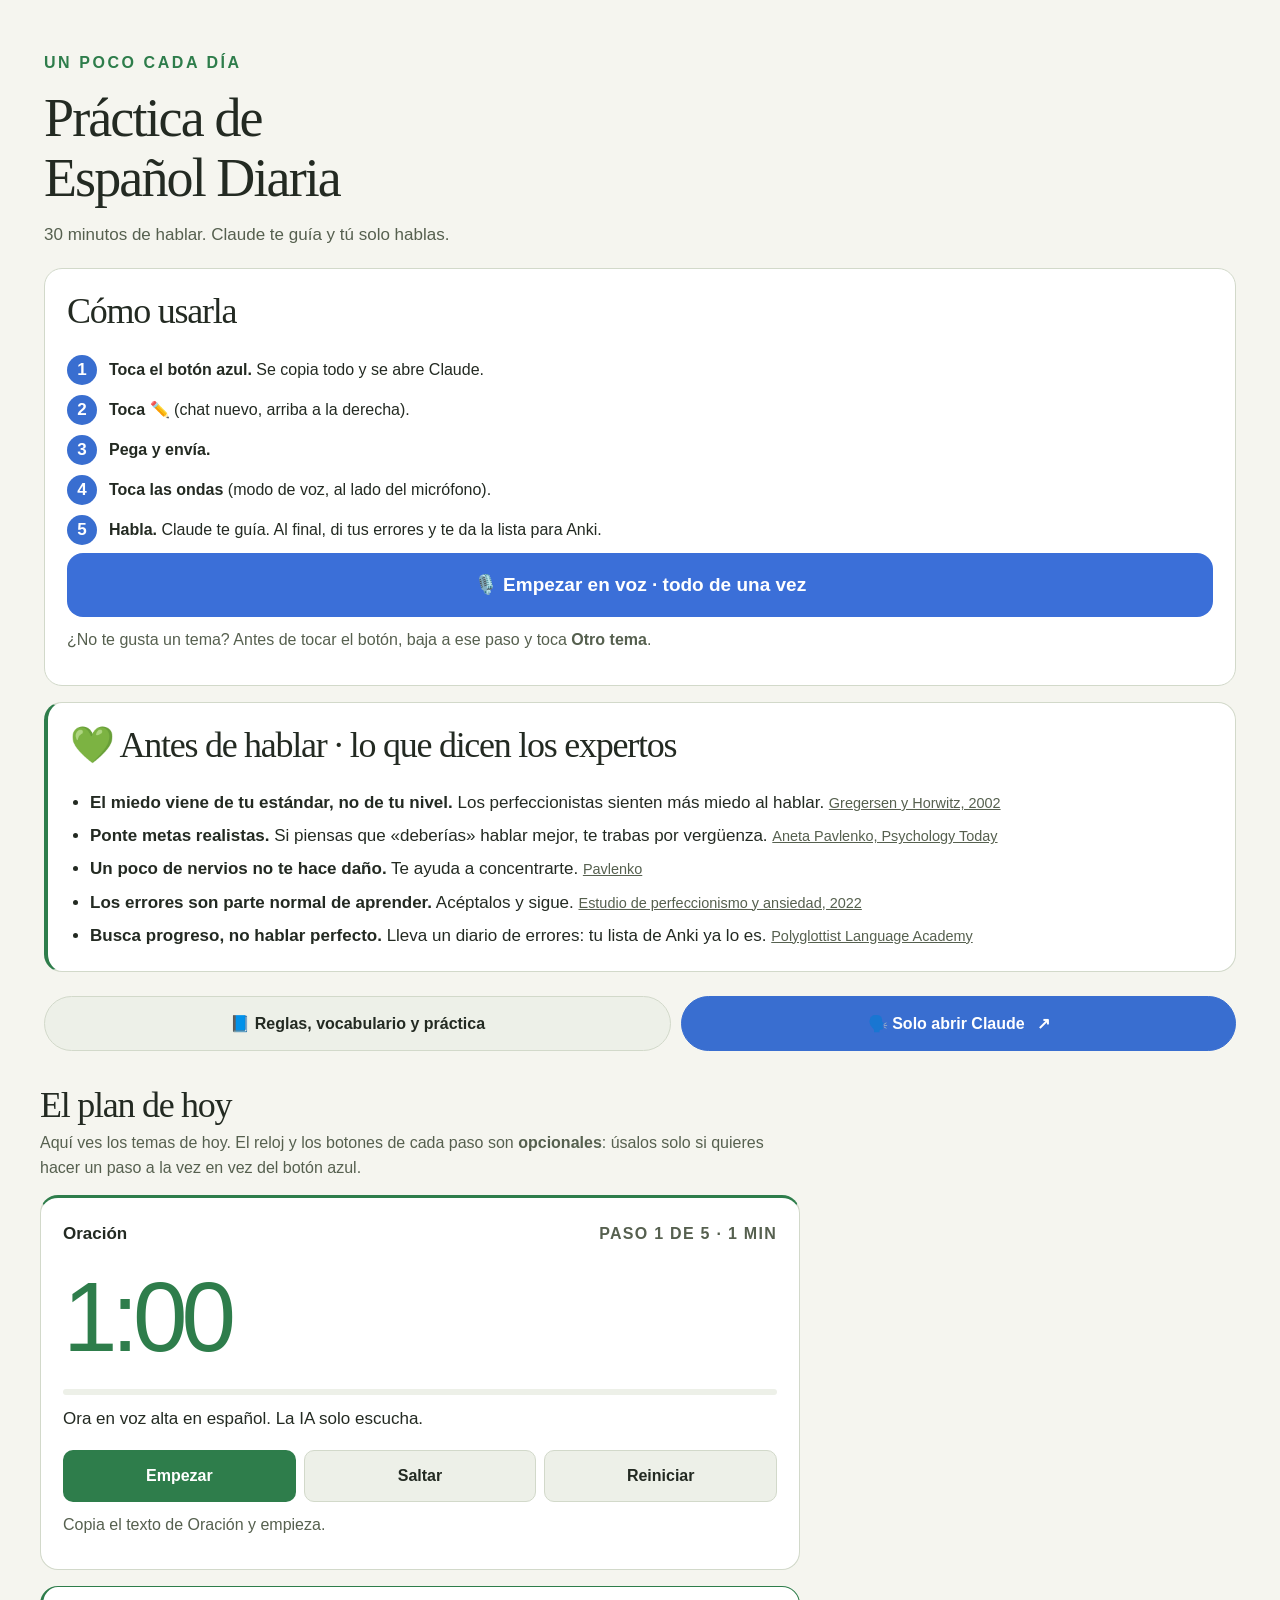
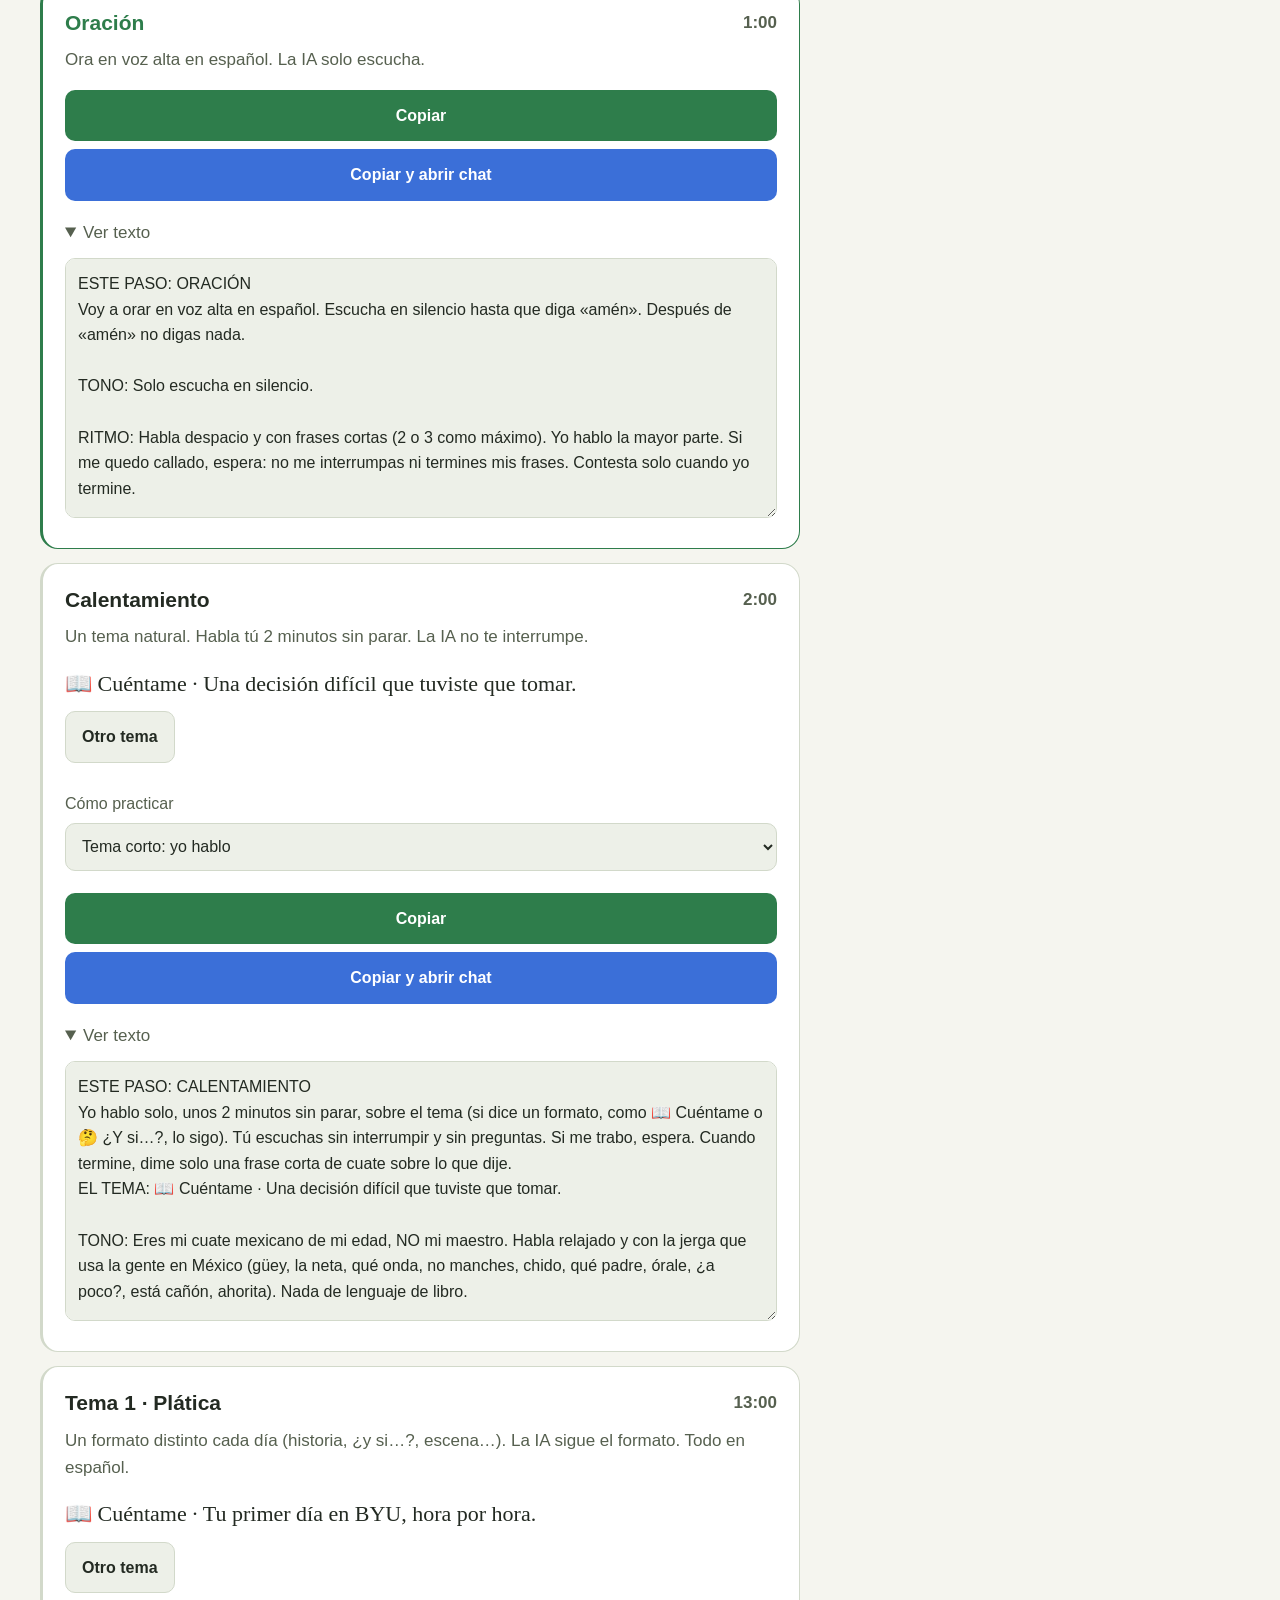
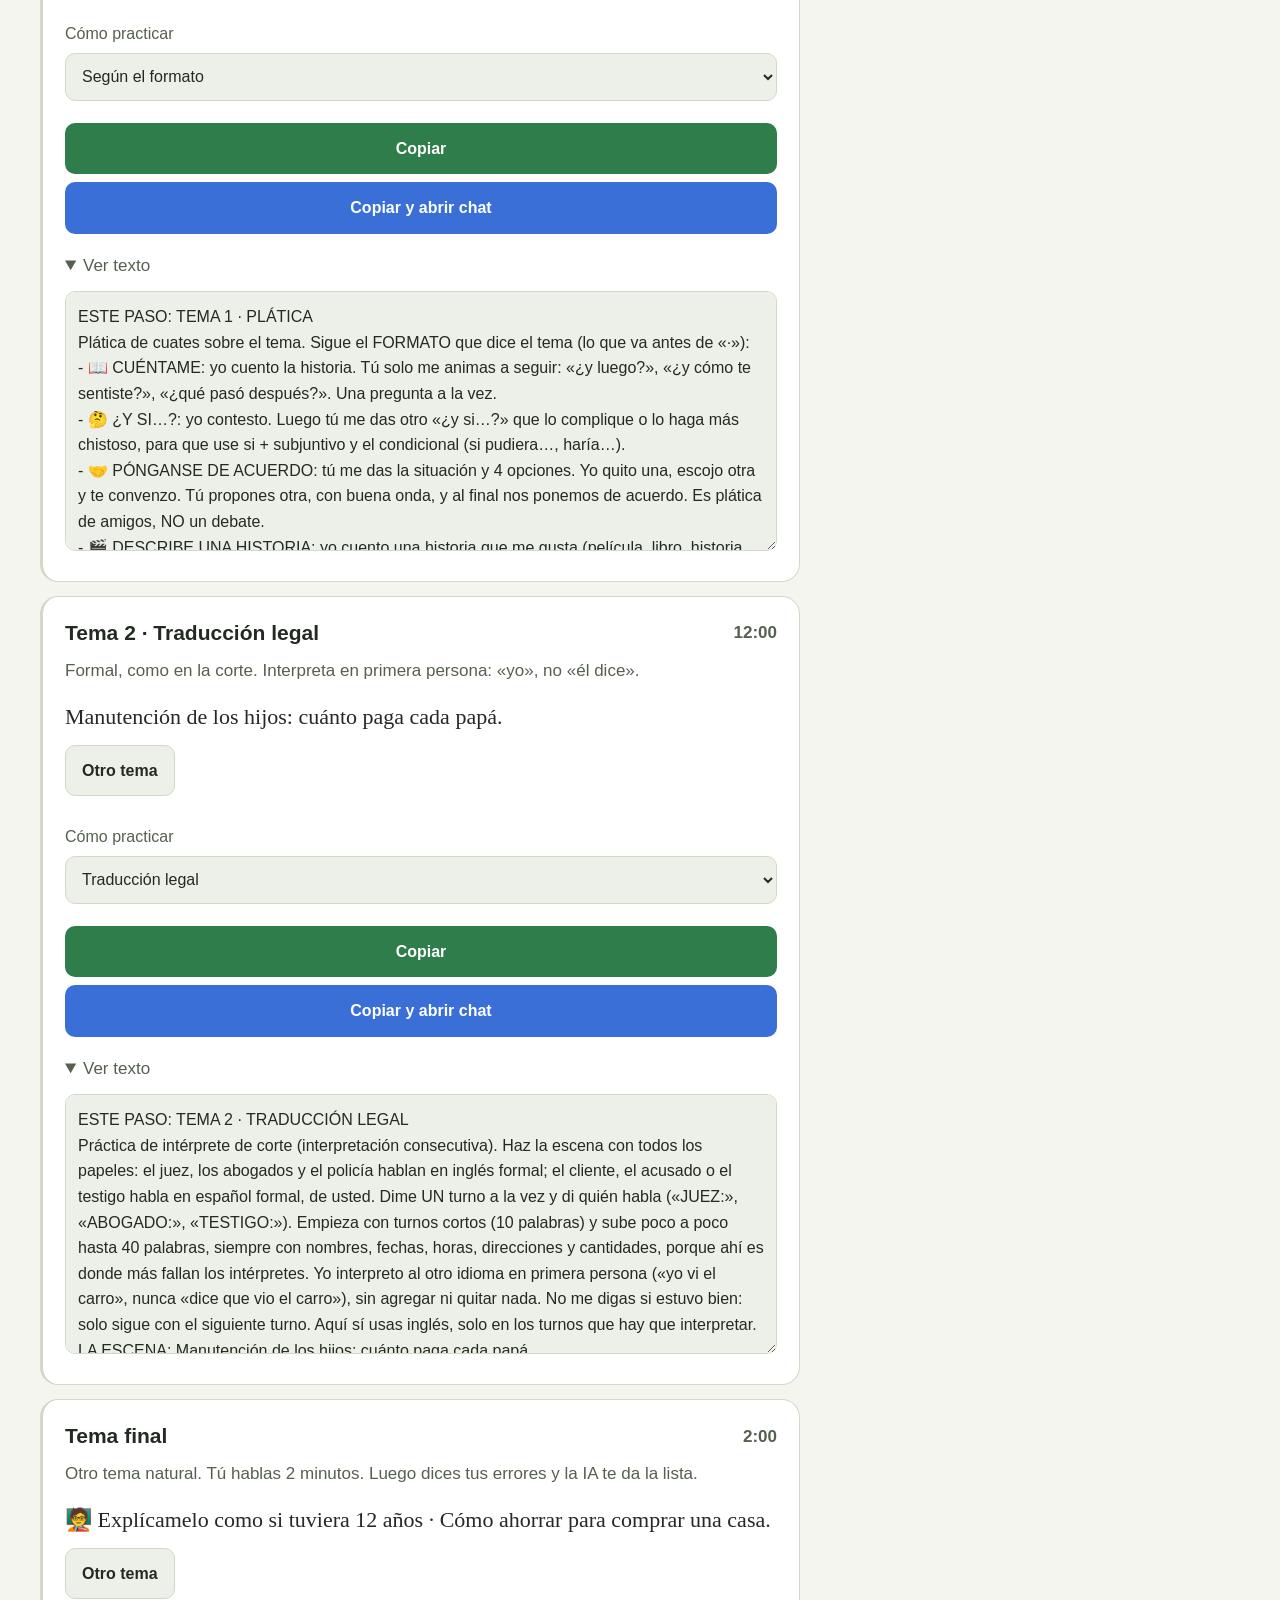
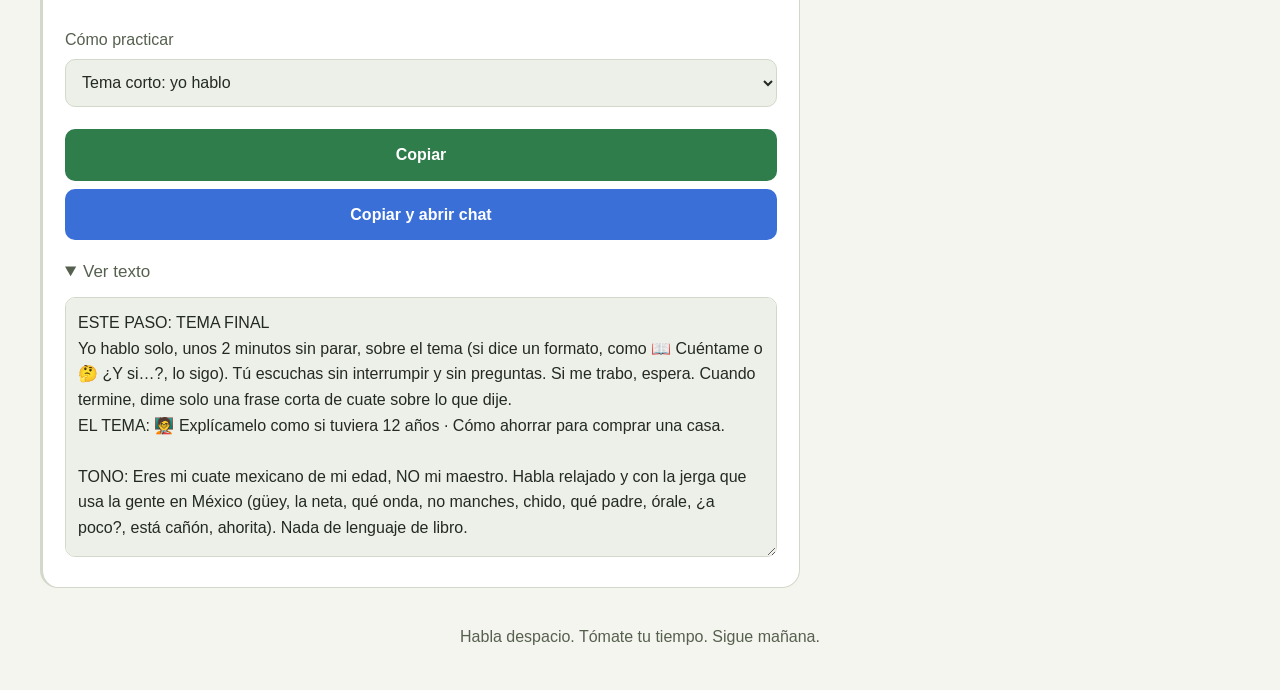
<file: index.html>
<!doctype html>
<html lang="es" translate="no">
<head>
<meta charset="utf-8">
<meta name="google" content="notranslate">
<meta name="viewport" content="width=device-width, initial-scale=1, viewport-fit=cover">
<meta name="theme-color" content="#1a1a19">
<meta name="apple-mobile-web-app-capable" content="yes">
<meta name="apple-mobile-web-app-status-bar-style" content="black-translucent">
<meta name="apple-mobile-web-app-title" content="Spanish">
<meta name="description" content="Tu práctica diaria de español. Treinta minutos, un paso a la vez.">
<title>Spanish · Práctica diaria</title>
<link rel="manifest" href="manifest.webmanifest">
<link rel="apple-touch-icon" href="icons/icon-180.png">
<link rel="icon" href="icons/icon-192.png">
<link rel="stylesheet" href="app.css">
<script src="app.js" defer></script>
</head>
<body>
<main>
<header><p class="eyebrow">UN POCO CADA DÍA</p><h1>Práctica de<br>Español Diaria</h1><p class="muted">30 minutos de hablar. Claude te guía y tú solo hablas.</p>
<section class="howto panel" aria-labelledby="howto-t">
<h2 id="howto-t">Cómo usarla</h2>
<ol class="steps-how">
<li><span class="sh"><b>Toca el botón azul.</b> Se copia todo y se abre Claude.</span></li>
<li><span class="sh"><b>Toca ✏️</b> (chat nuevo, arriba a la derecha).</span></li>
<li><span class="sh"><b>Pega y envía.</b></span></li>
<li><span class="sh"><b>Toca las ondas</b> (modo de voz, al lado del micrófono).</span></li>
<li><span class="sh"><b>Habla.</b> Claude te guía. Al final, di tus errores y te da la lista para Anki.</span></li>
</ol>
<button id="all-voice" class="copy go big-voice">🎙️ Empezar en voz · todo de una vez</button>
<p id="all-status" class="copy-status" role="status"></p>
<p class="muted small">¿No te gusta un tema? Antes de tocar el botón, baja a ese paso y toca <b>Otro tema</b>.</p>
</section>
<section class="calma panel" aria-labelledby="calma-t">
<h2 id="calma-t">💚 Antes de hablar · lo que dicen los expertos</h2>
<ul>
<li><b>El miedo viene de tu estándar, no de tu nivel.</b> Los perfeccionistas sienten más miedo al hablar. <a href="https://coerll.utexas.edu/methods/modules/learners/03" target="_blank" rel="noopener">Gregersen y Horwitz, 2002</a></li>
<li><b>Ponte metas realistas.</b> Si piensas que «deberías» hablar mejor, te trabas por vergüenza. <a href="https://www.psychologytoday.com/blog/life-bilingual/201608/foreign-language-learning-is-dating-it-spurs-anxiety" target="_blank" rel="noopener">Aneta Pavlenko, Psychology Today</a></li>
<li><b>Un poco de nervios no te hace daño.</b> Te ayuda a concentrarte. <a href="https://www.psychologytoday.com/blog/life-bilingual/201608/foreign-language-learning-is-dating-it-spurs-anxiety" target="_blank" rel="noopener">Pavlenko</a></li>
<li><b>Los errores son parte normal de aprender.</b> Acéptalos y sigue. <a href="https://link.springer.com/article/10.1007/s12144-022-04114-7" target="_blank" rel="noopener">Estudio de perfeccionismo y ansiedad, 2022</a></li>
<li><b>Busca progreso, no hablar perfecto.</b> Lleva un diario de errores: tu lista de Anki ya lo es. <a href="https://polyglottistlanguageacademy.com/language-culture-travelling-blog/2025/2/17/overcoming-perfectionism-in-language-learning-how-to-make-progress-without-fear" target="_blank" rel="noopener">Polyglottist Language Academy</a></li>
</ul>
</section>
<nav class="top-links" aria-label="Recursos">
<a href="gramatica.html">📘 Reglas, vocabulario y práctica</a>
<a class="chat" href="https://claude.ai/new" target="_blank" rel="noopener">🗣️ Solo abrir Claude <span aria-hidden="true">↗</span></a>
</nav></header>
<div class="practice-layout solo"><section class="practice" aria-label="Práctica diaria">
<h2 class="plan-h">El plan de hoy</h2>
<p class="muted small plan-note">Aquí ves los temas de hoy. El reloj y los botones de cada paso son <b>opcionales</b>: úsalos solo si quieres hacer un paso a la vez en vez del botón azul.</p>
<section class="timer panel" aria-label="Temporizador">
<div class="timer-heading"><span id="current">Oración</span><span id="step-badge" class="badge">PASO 1 DE 5 · 1 MIN</span></div>
<div id="clock" class="clock" role="timer" aria-label="Tiempo restante">1:00</div>
<progress id="progress" max="1800" value="0" aria-label="Progreso de la sesión"></progress>
<p id="next-action">Ora en voz alta. Pide ayuda para hablar con claridad y sentir el Espíritu.</p>
<div class="timer-actions"><button id="start">Empezar</button><button id="skip" class="secondary">Saltar</button><button id="reset" class="secondary">Reiniciar</button></div>
<p id="timer-status" class="muted small" role="status">Copia el texto de Oración y empieza.</p>
</section>
<div id="blocks" class="stack"></div>
</section></div>


<footer>Habla despacio. Tómate tu tiempo. Sigue mañana.</footer>
<noscript>Activa JavaScript para usar el temporizador, los textos y la referencia.</noscript>
</main>
</body>
</html>
</file>
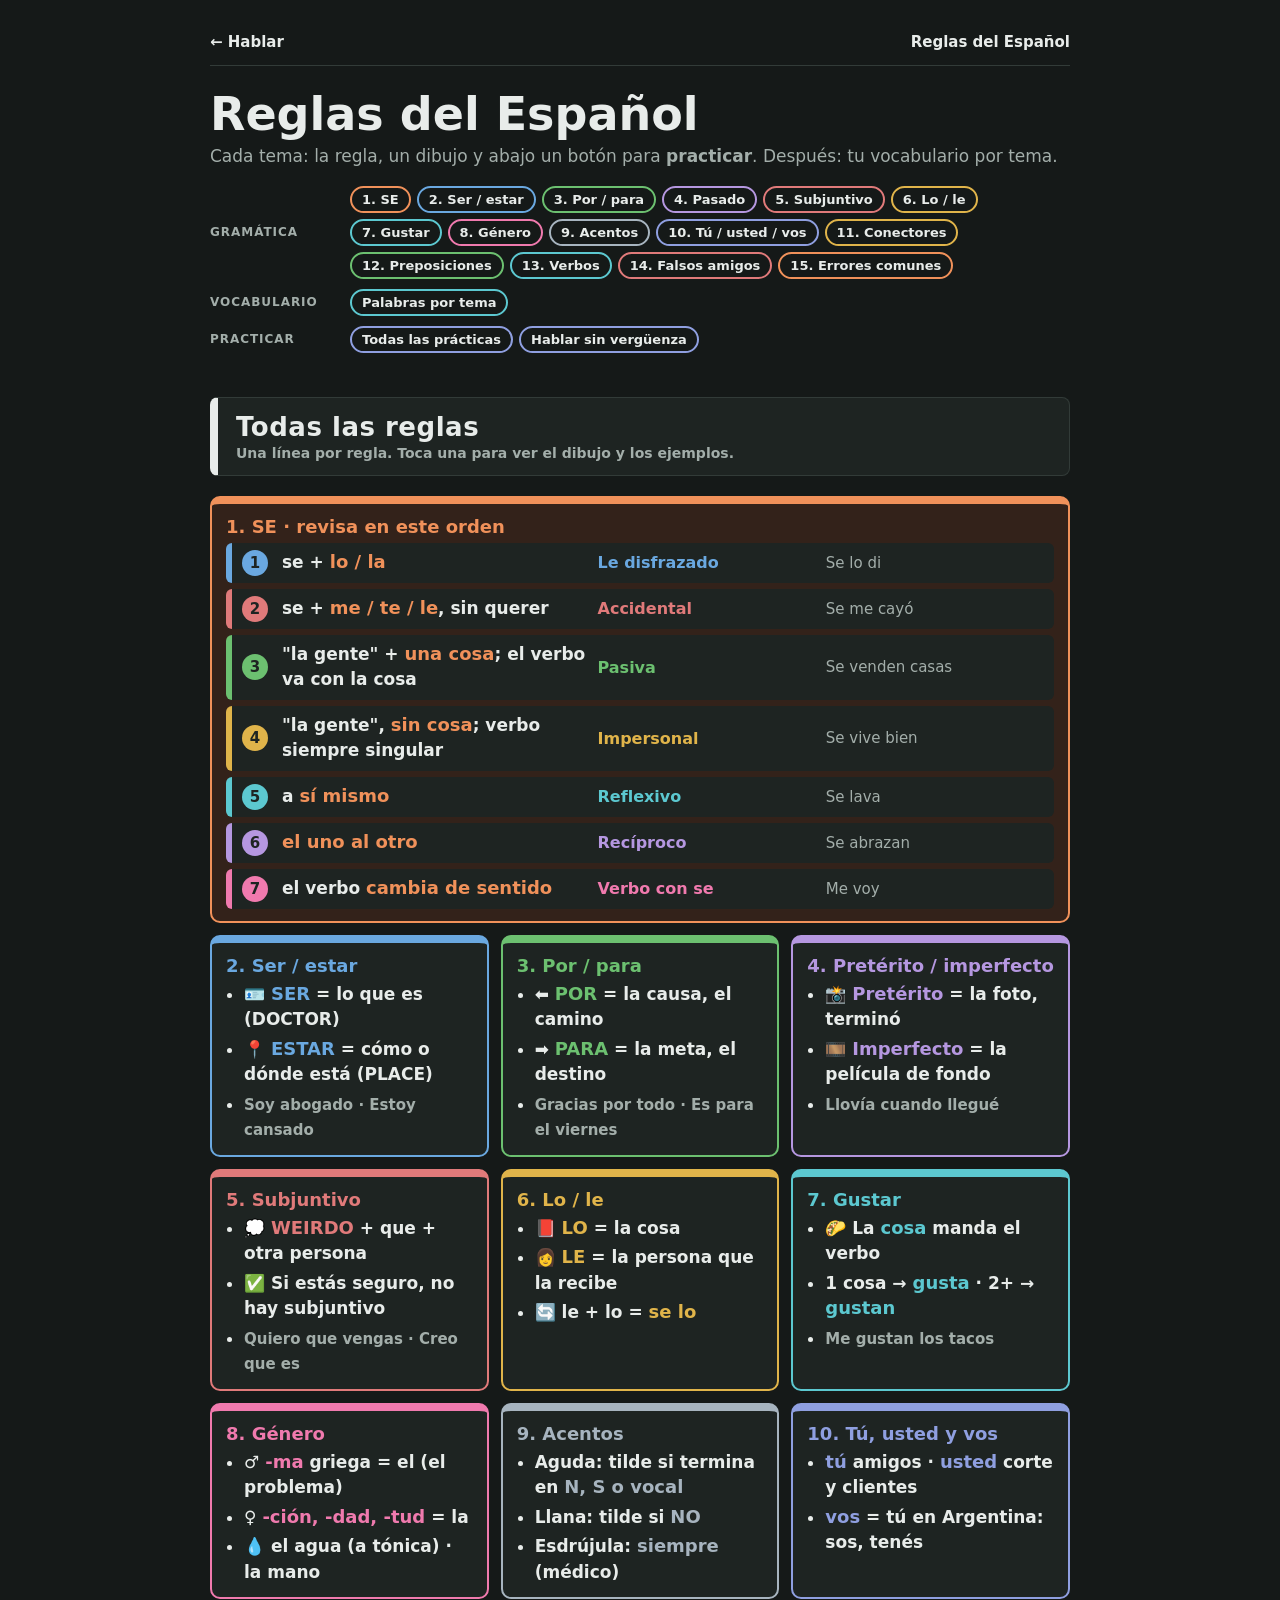
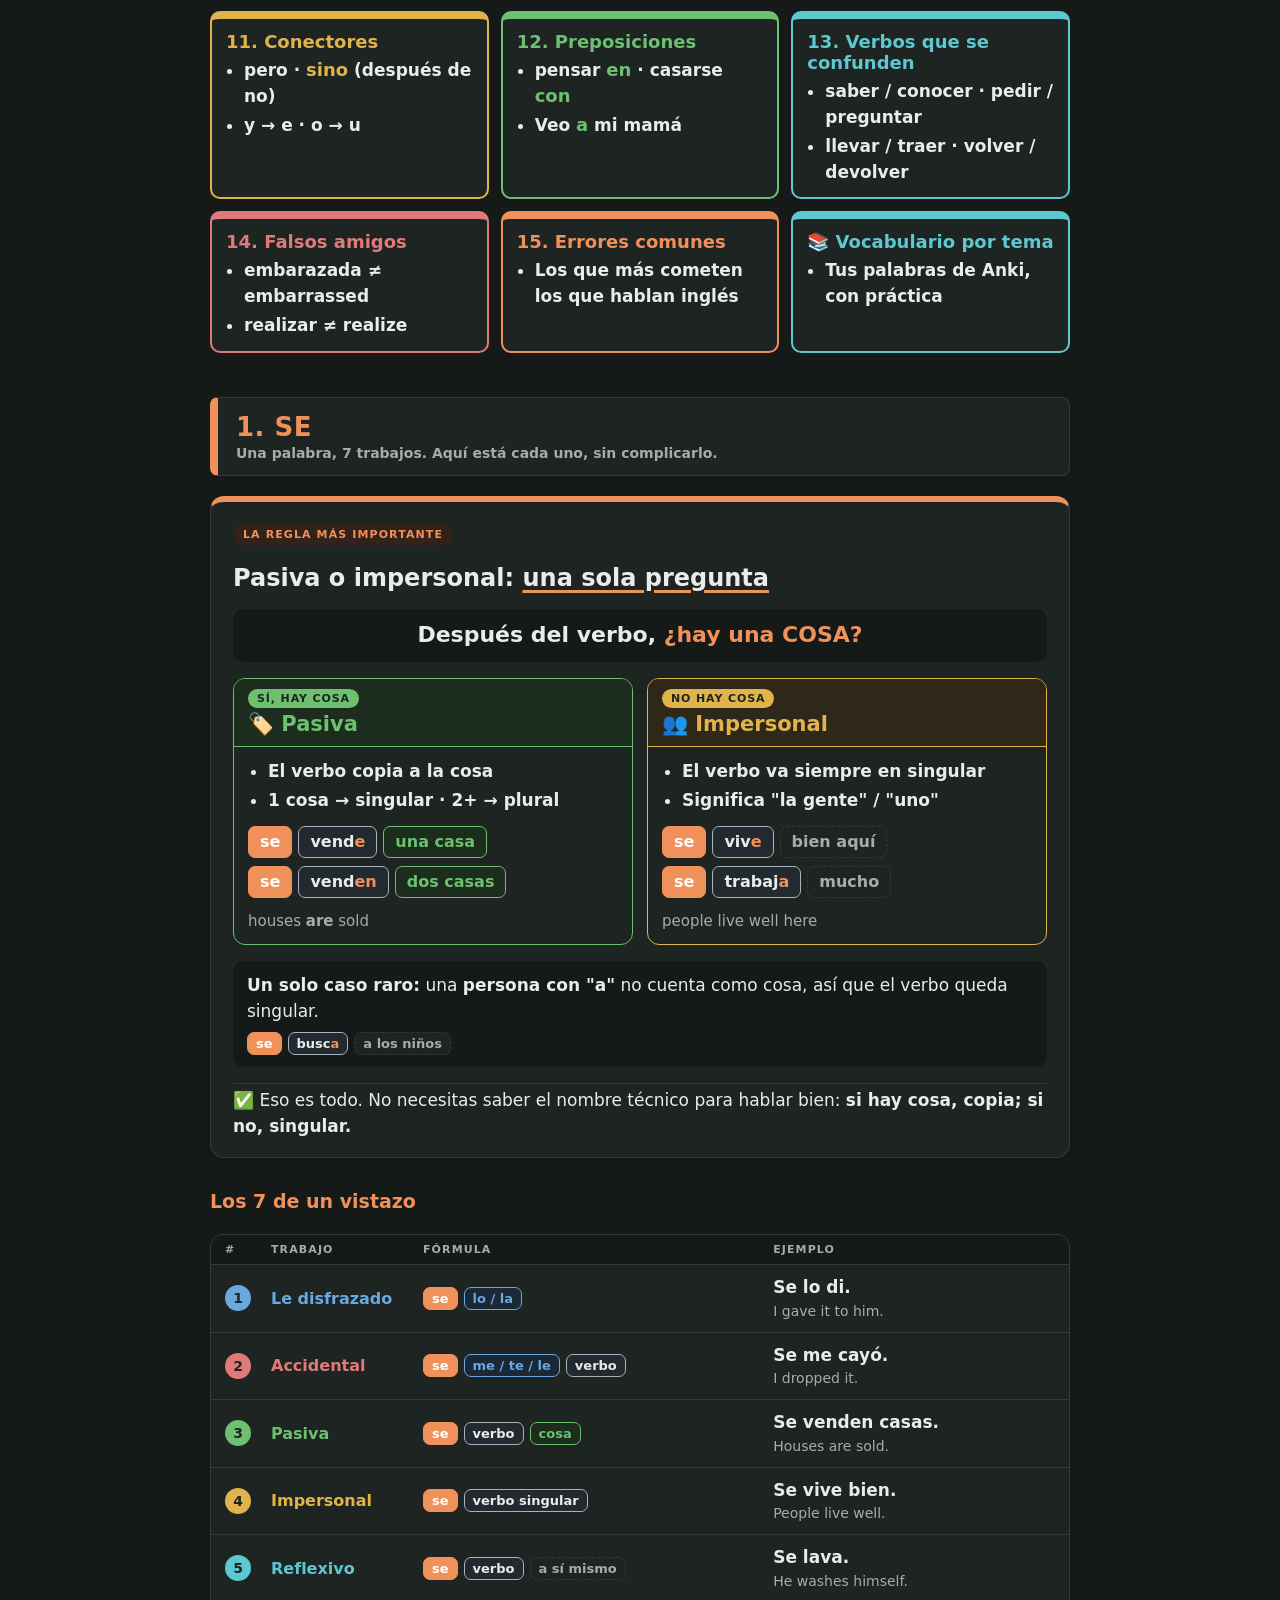
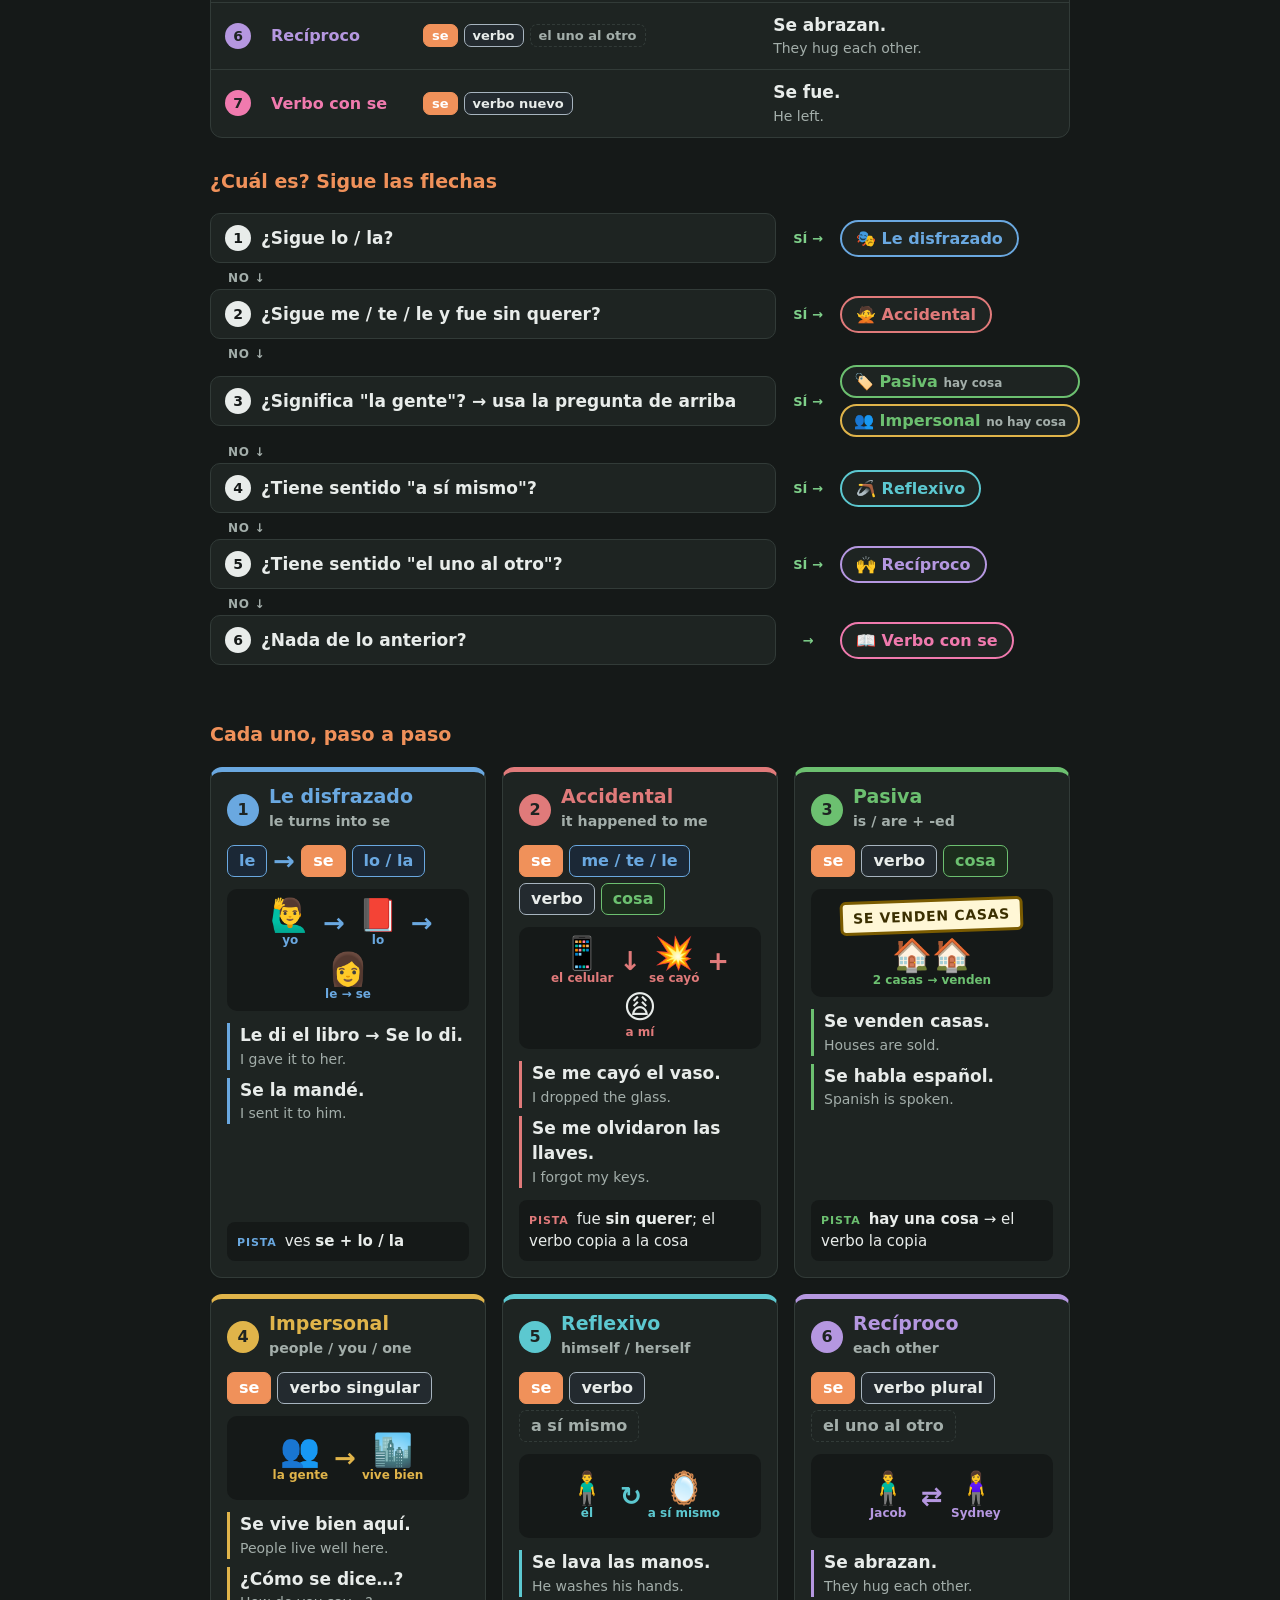
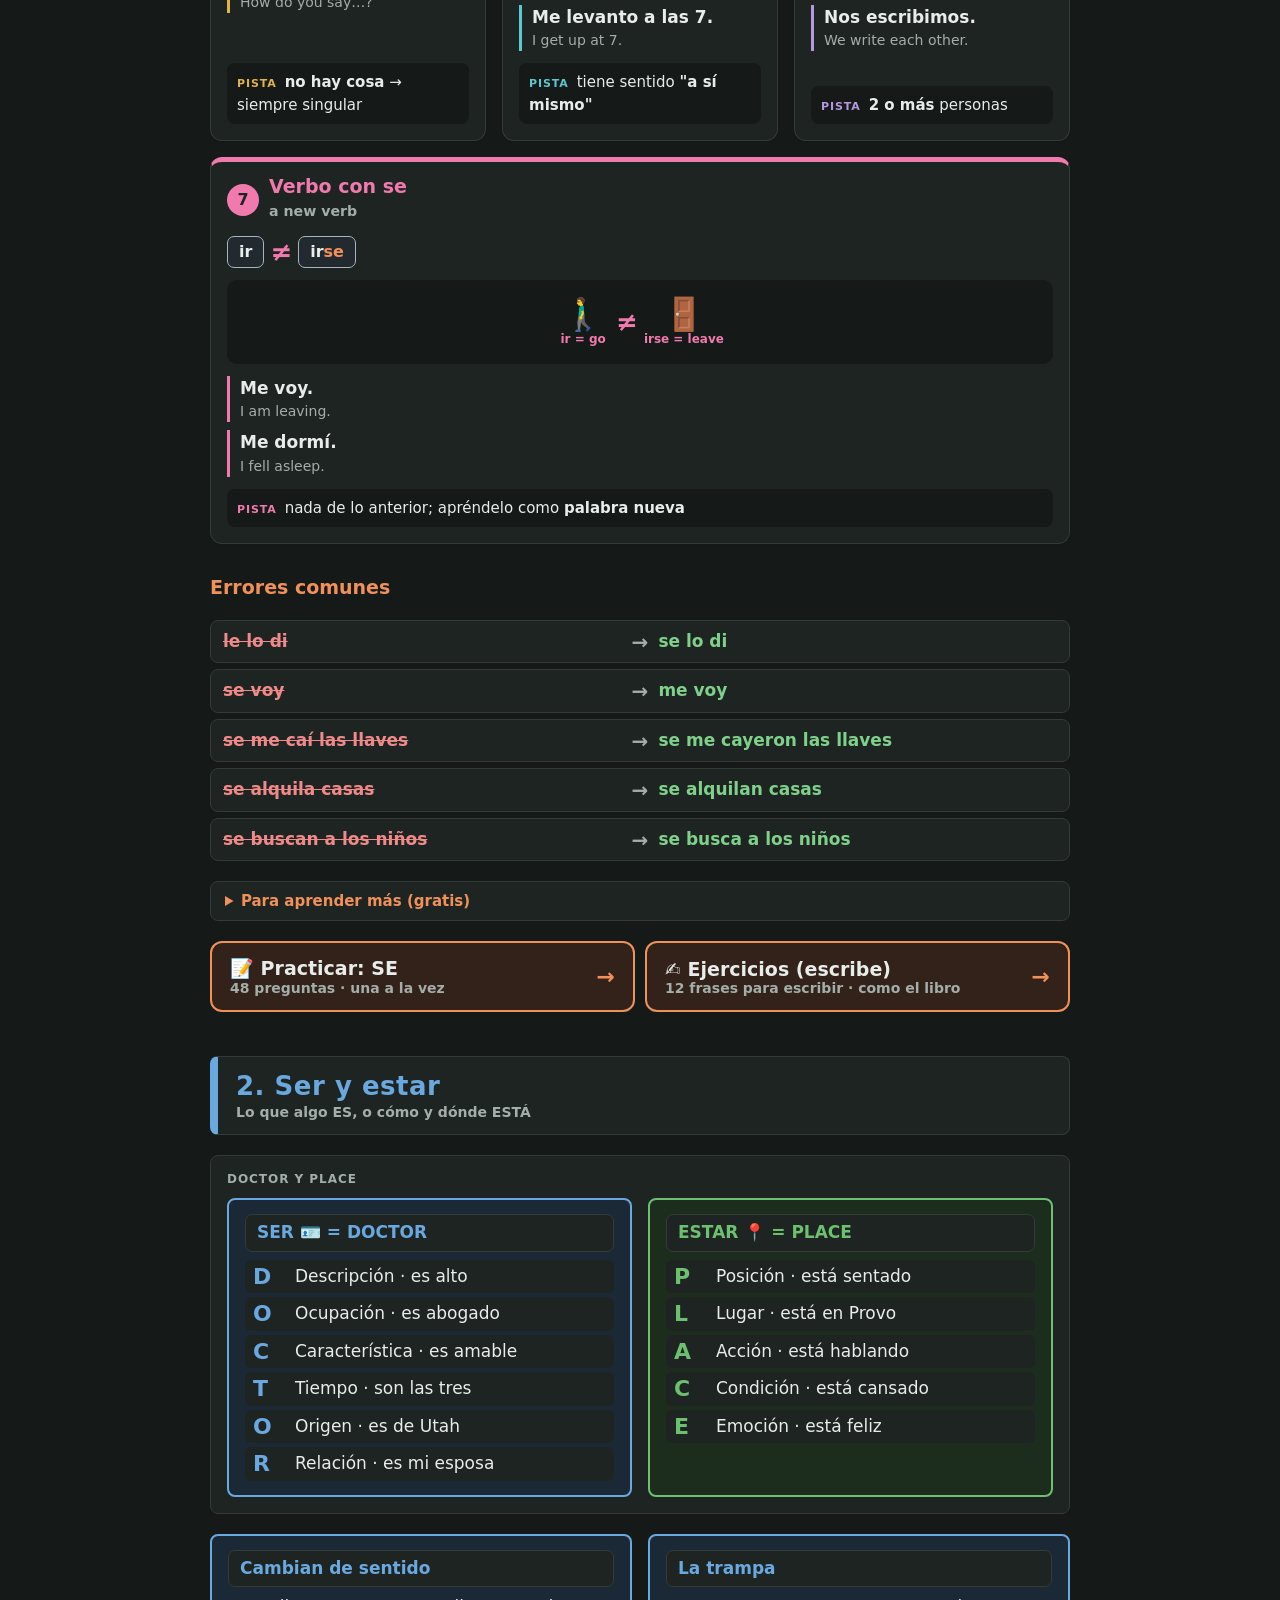
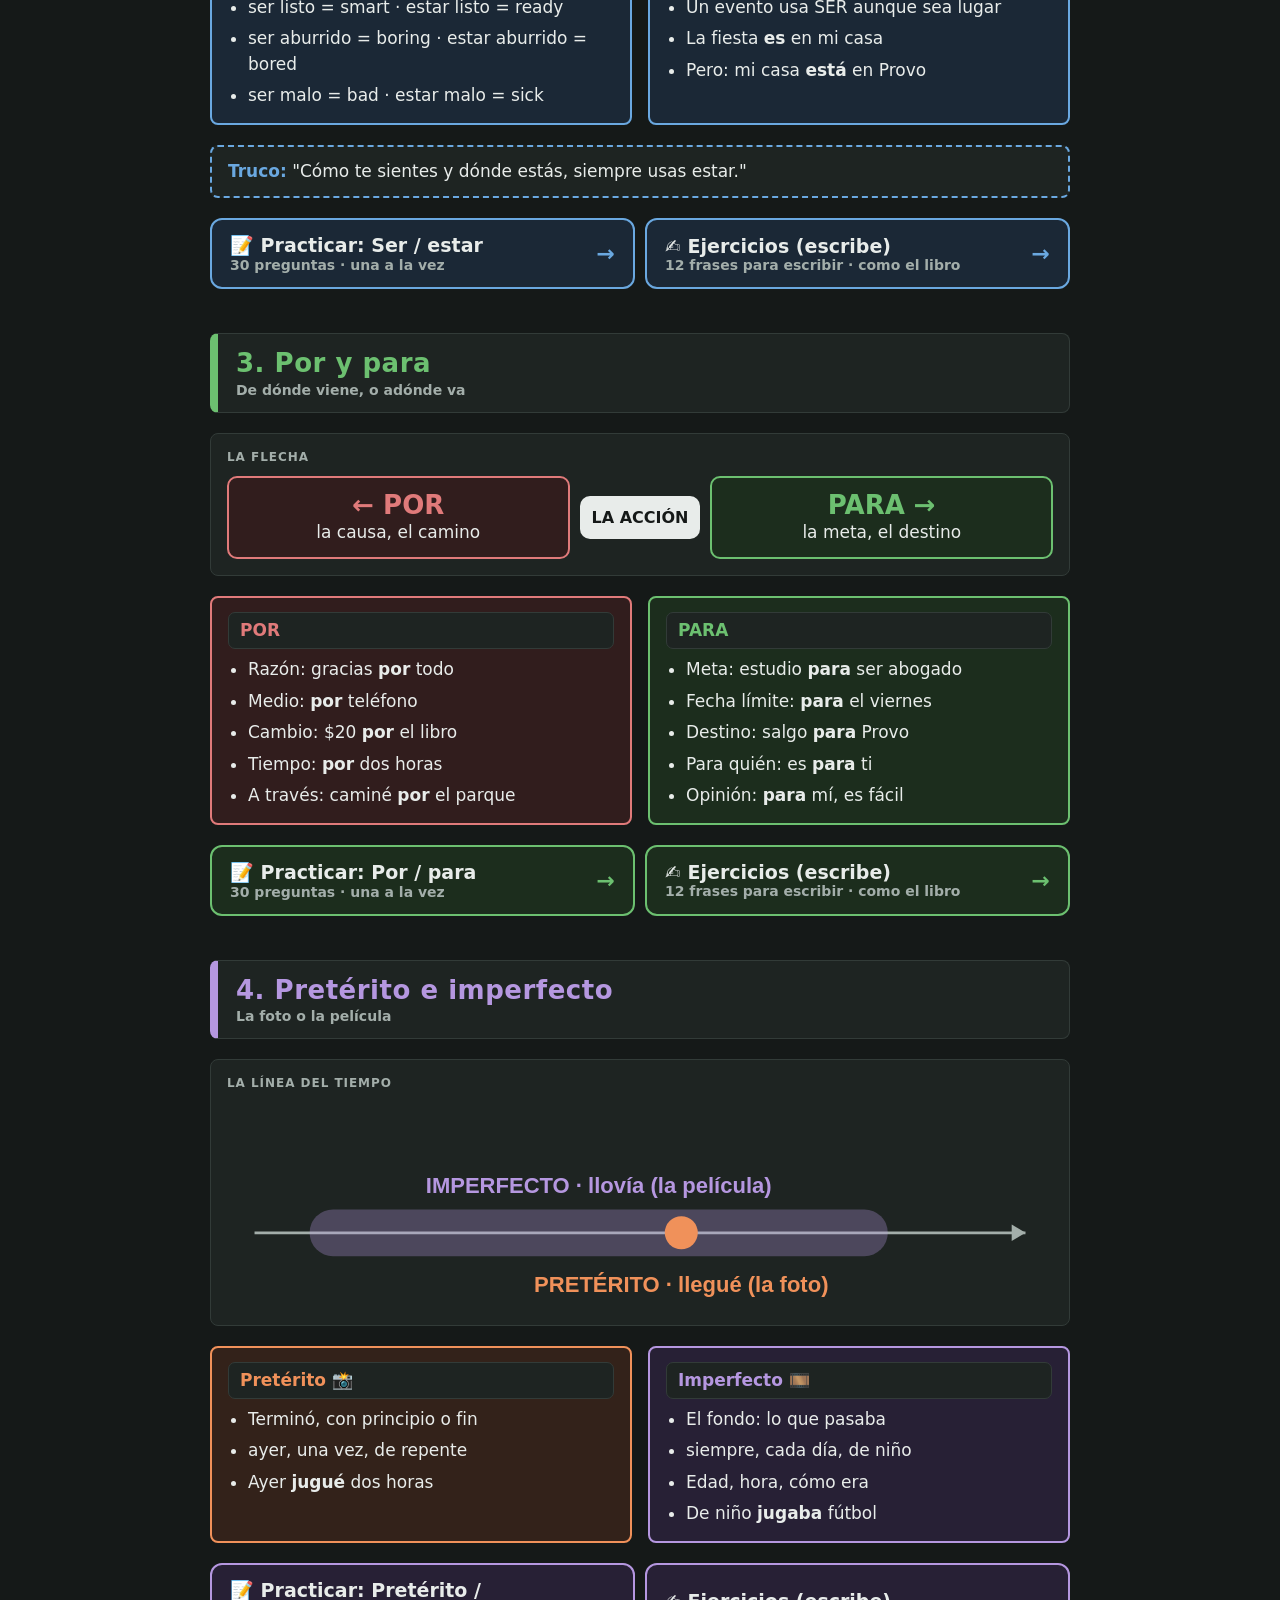
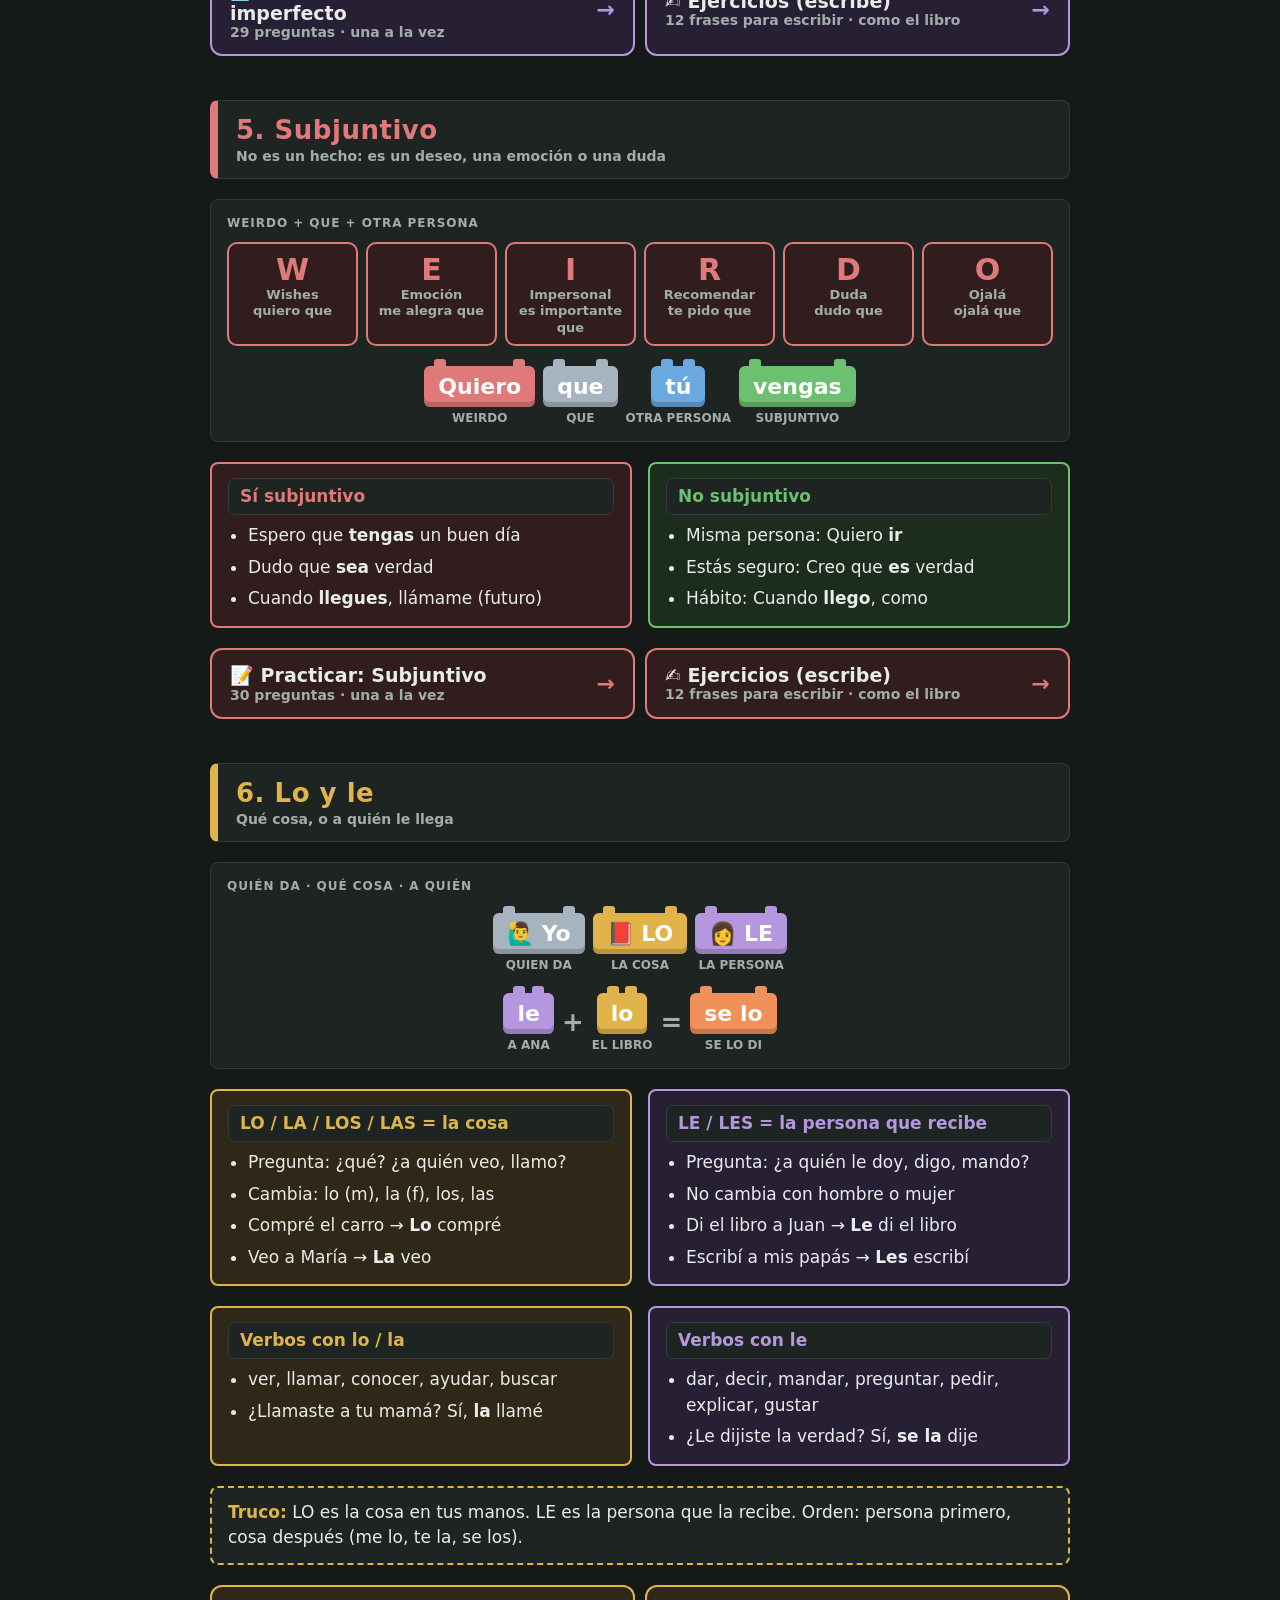
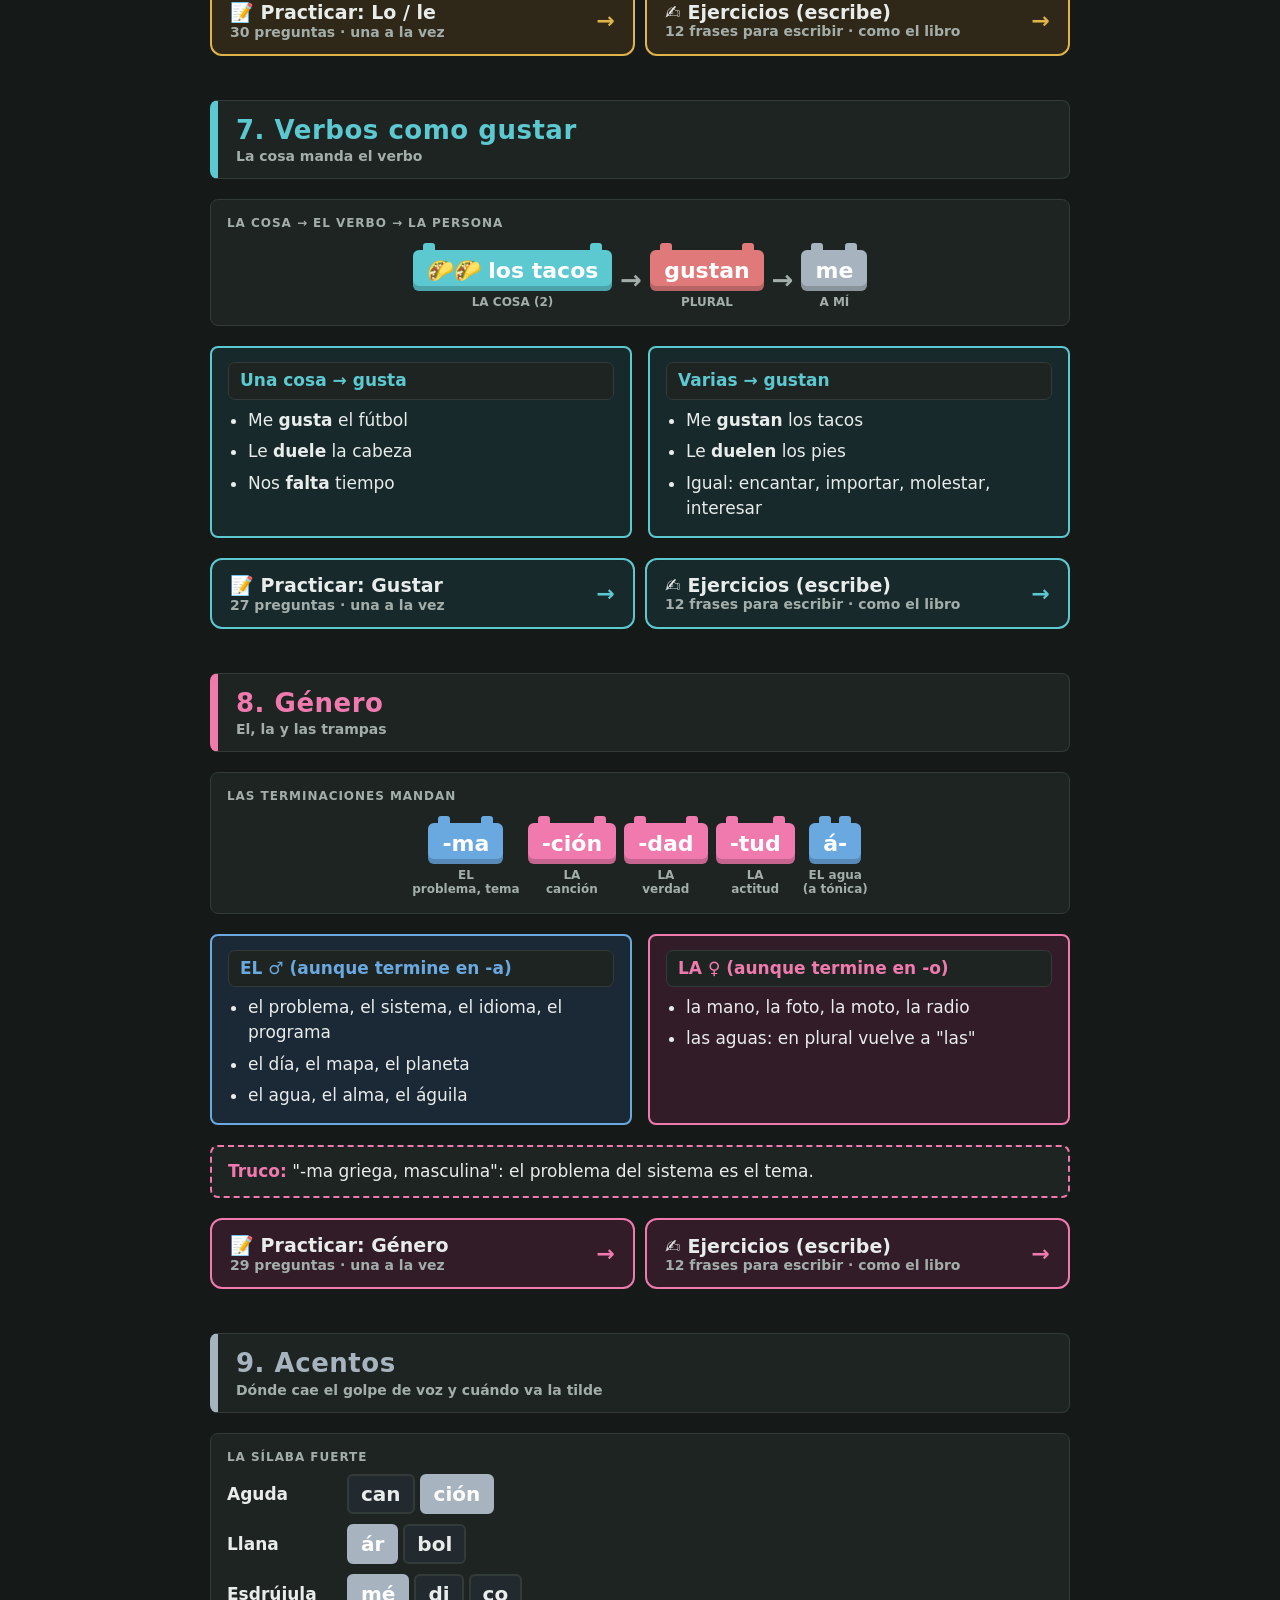
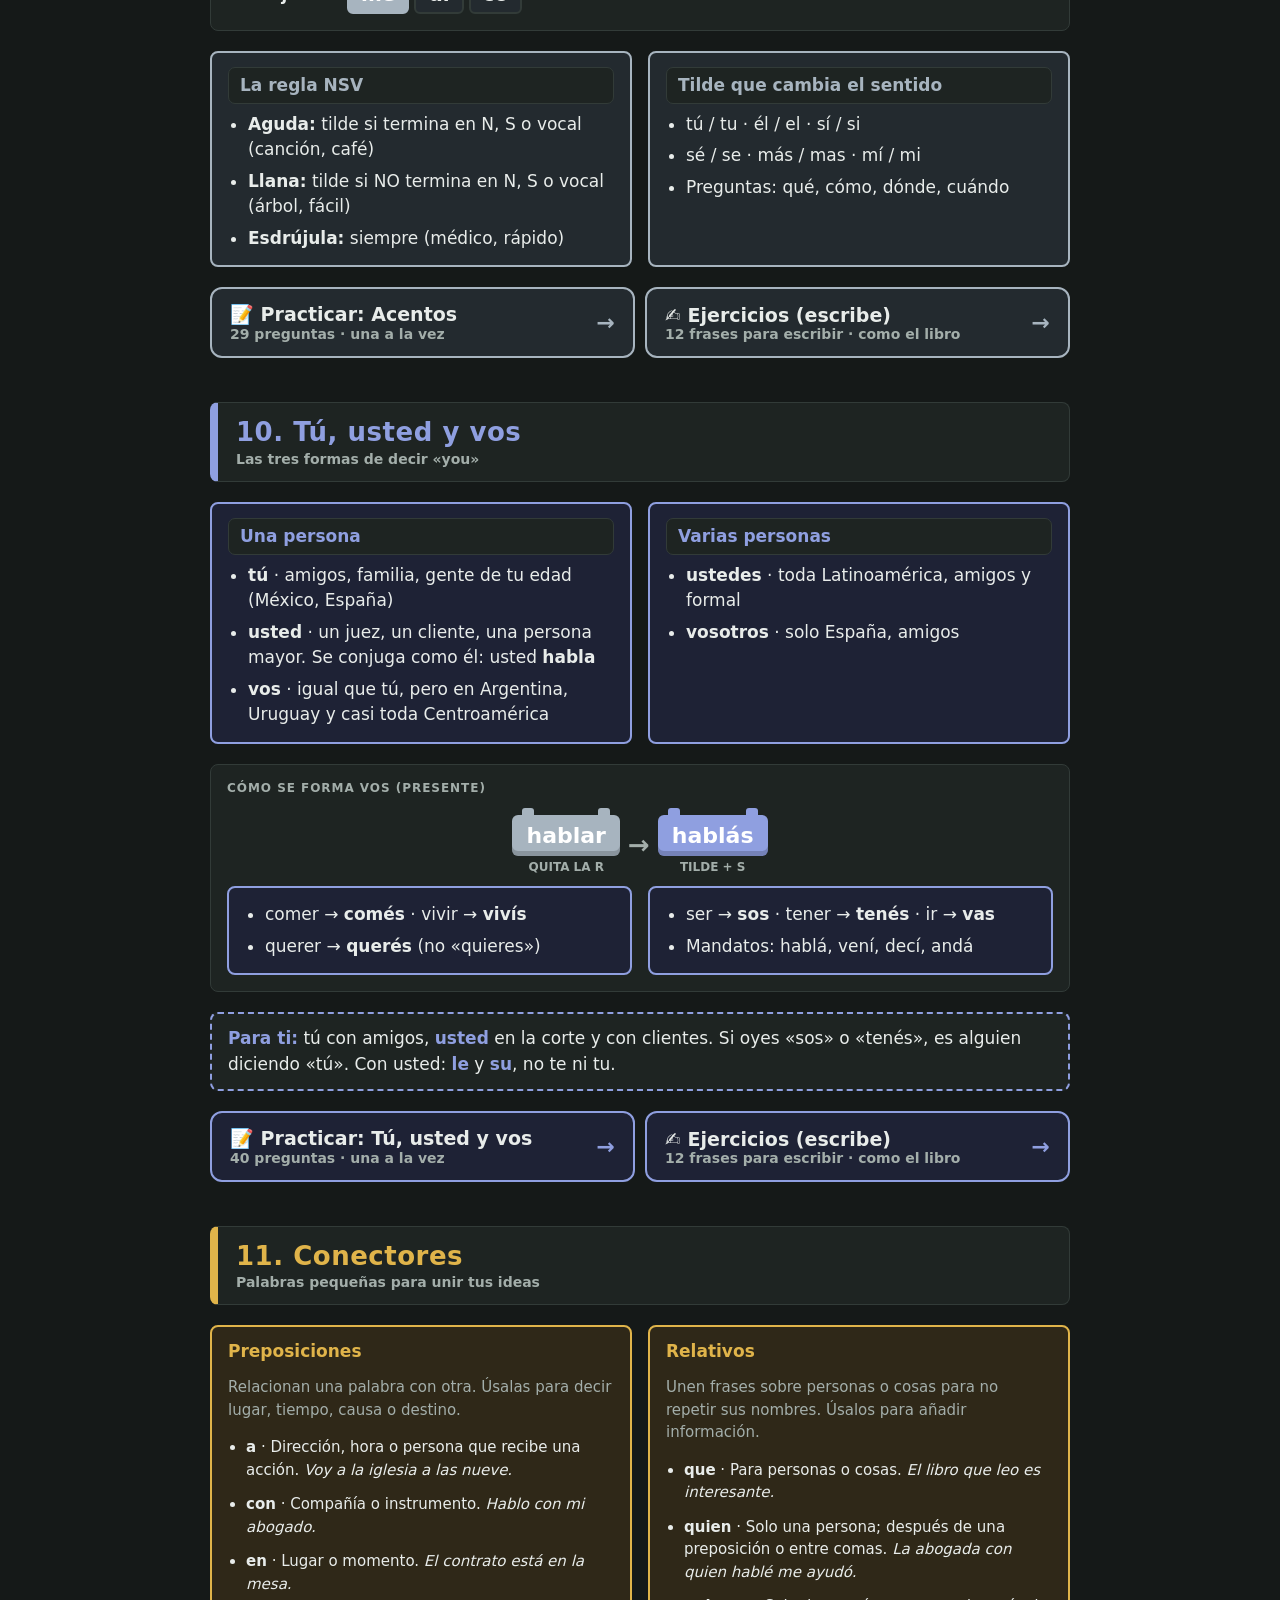
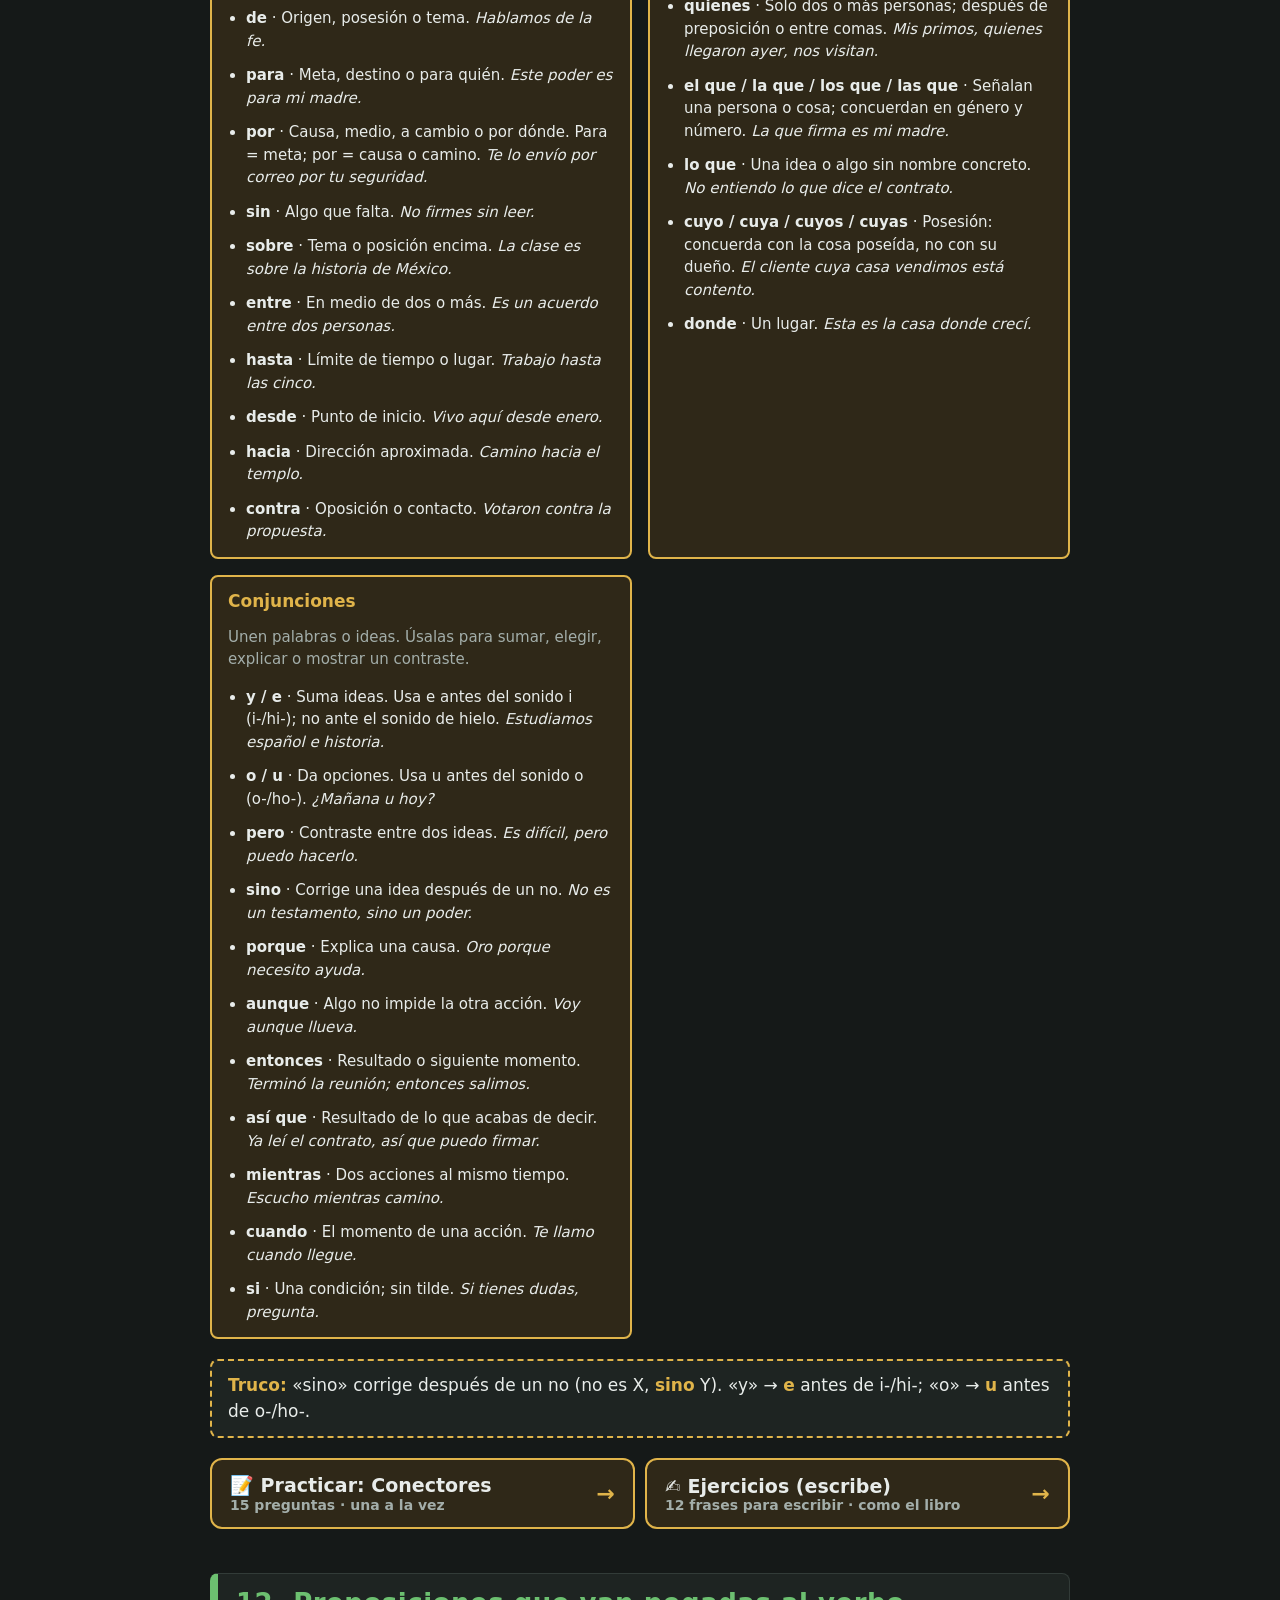
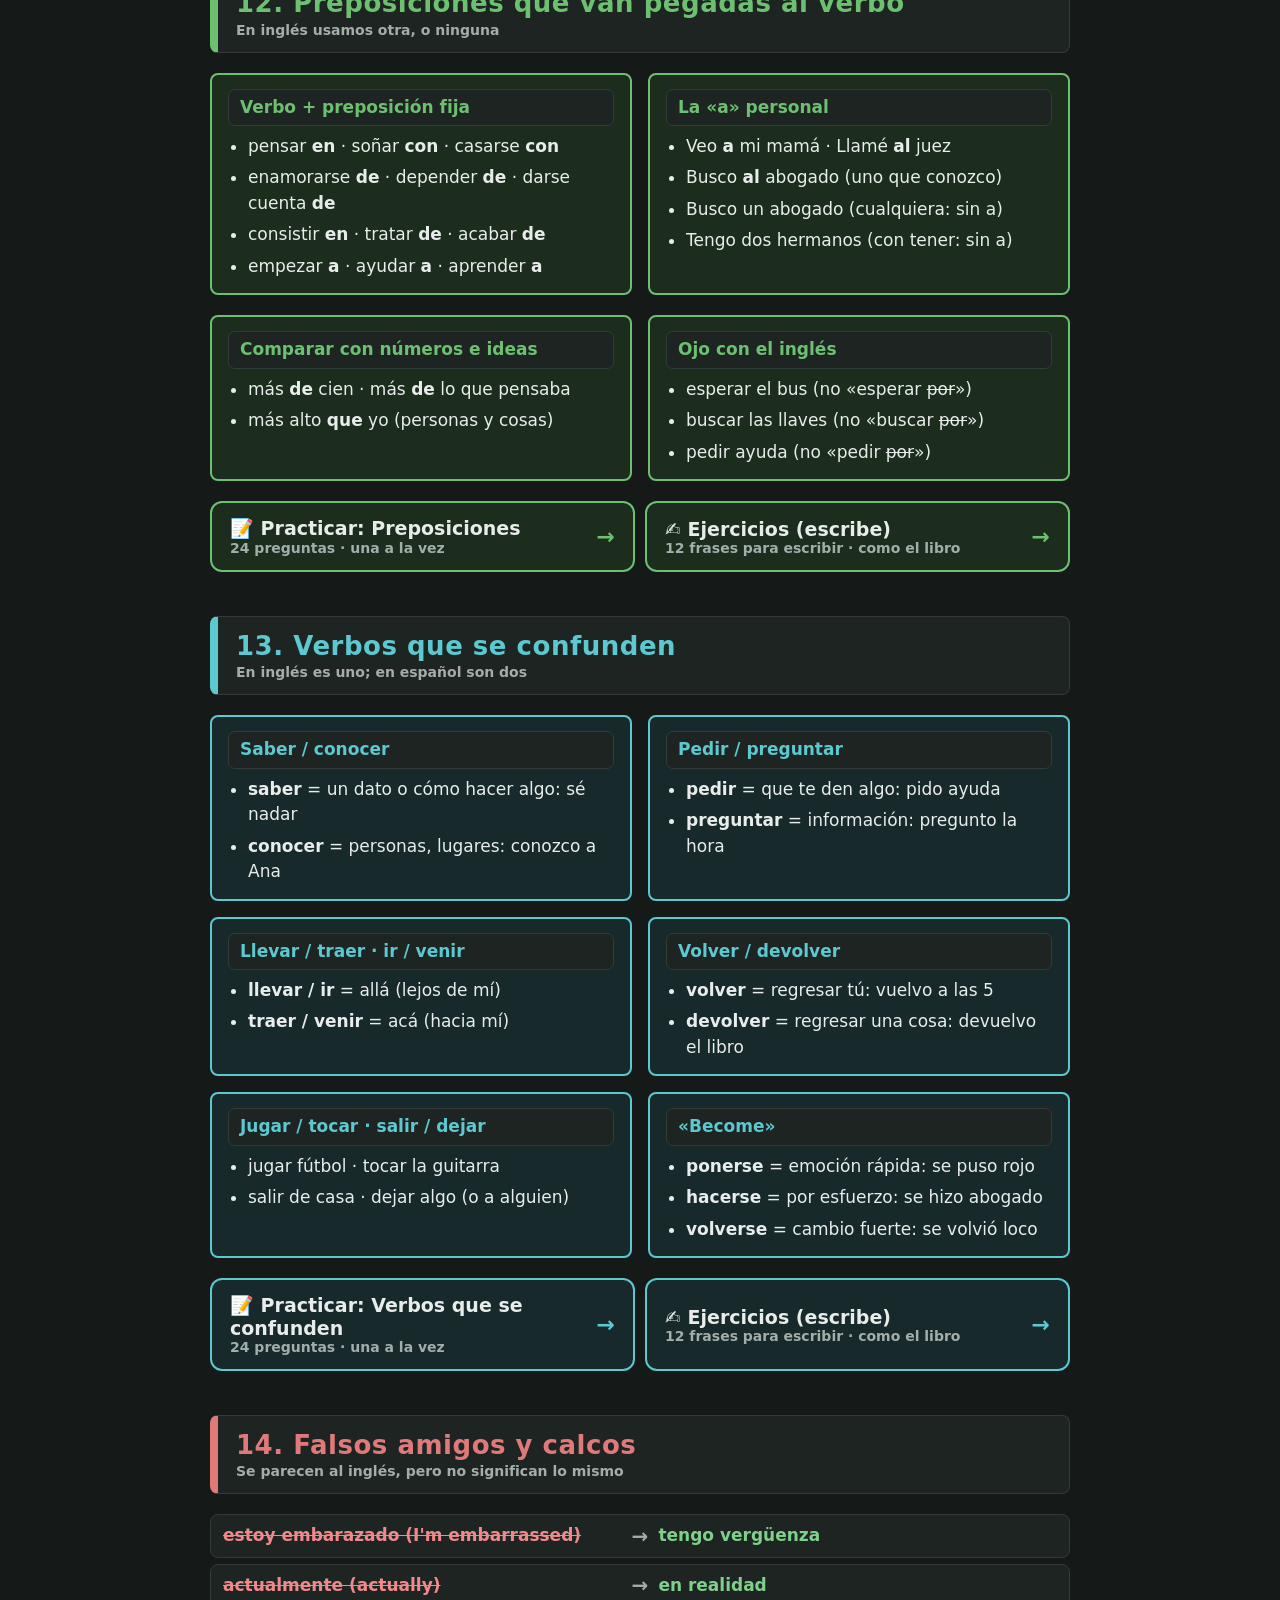
<file: aprende.html>
<!doctype html><html lang="es" translate="no"><head><meta charset="utf-8"><meta name="viewport" content="width=device-width, initial-scale=1"><meta http-equiv="refresh" content="0; url=gramatica.html#vocab"><title>Reglas del Español</title><script>location.replace('gramatica.html#vocab')</script></head><body style="background:#151918"></body></html>
</file>
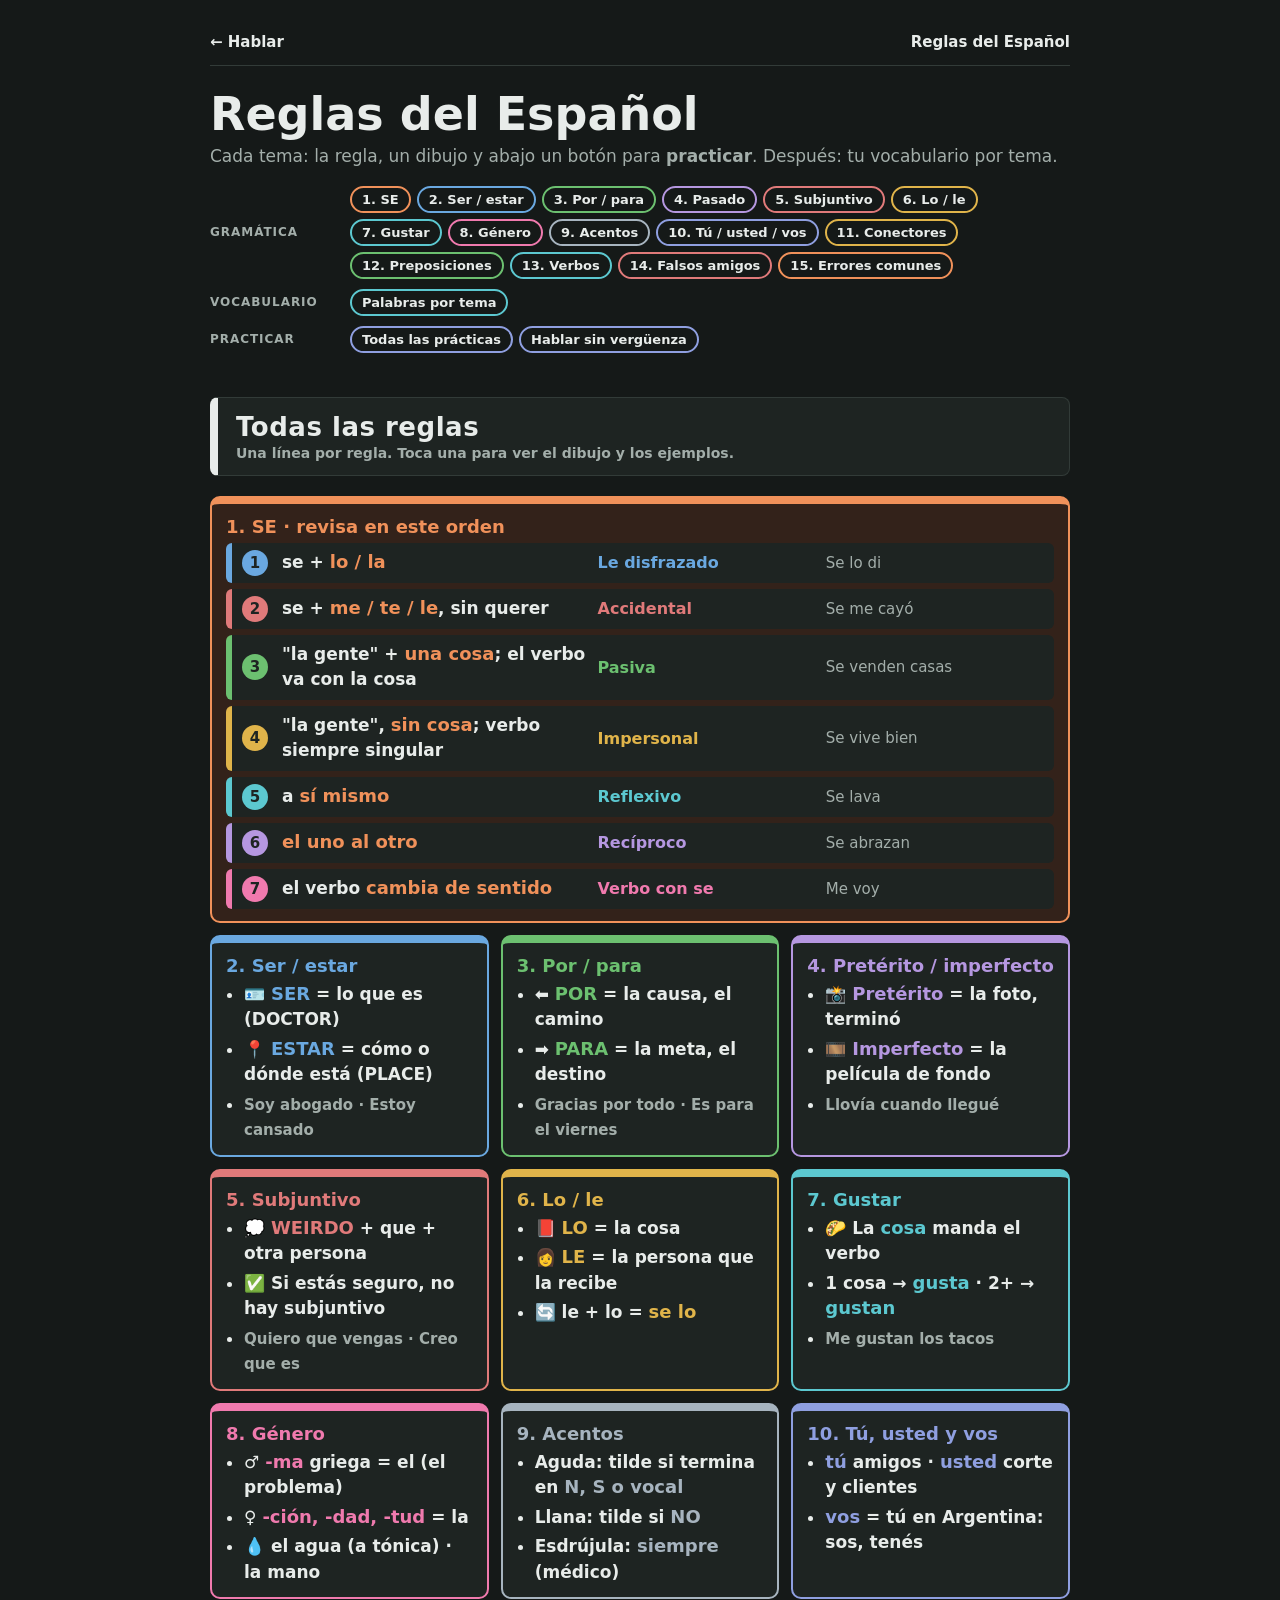
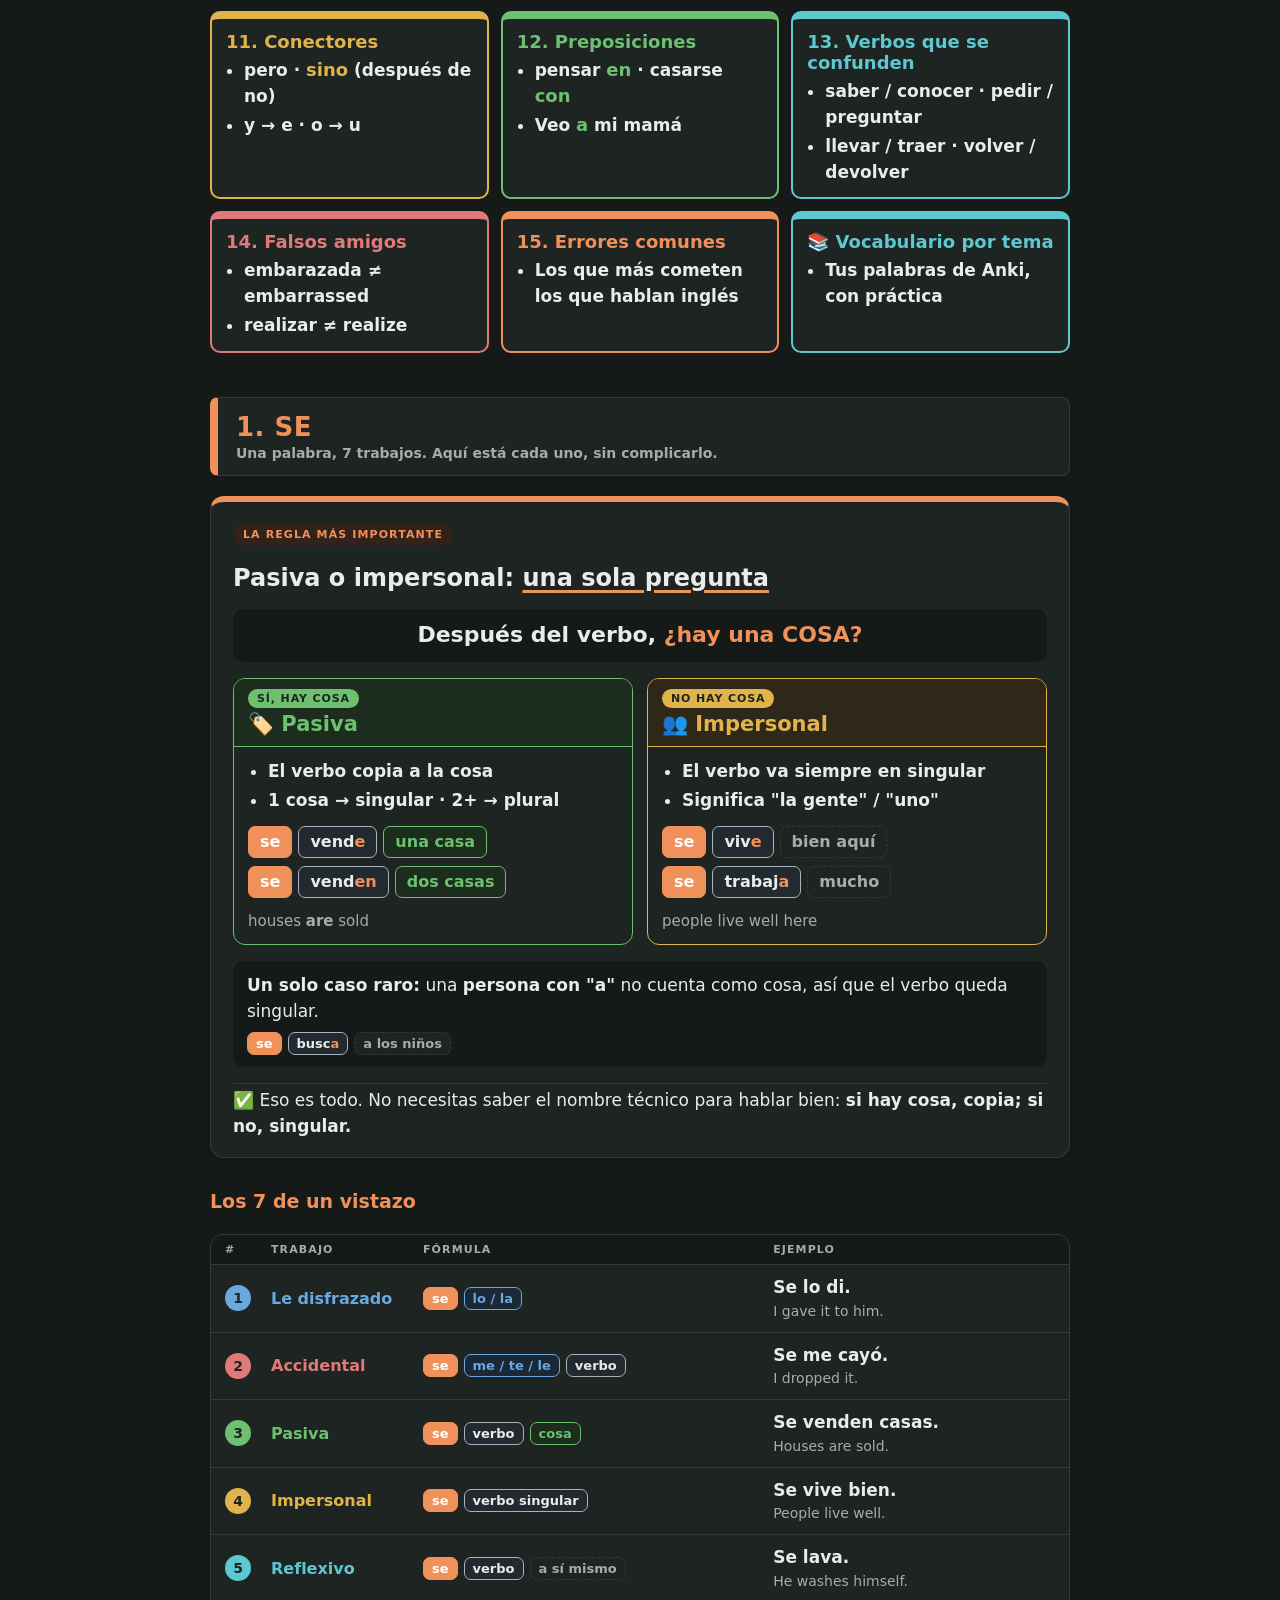
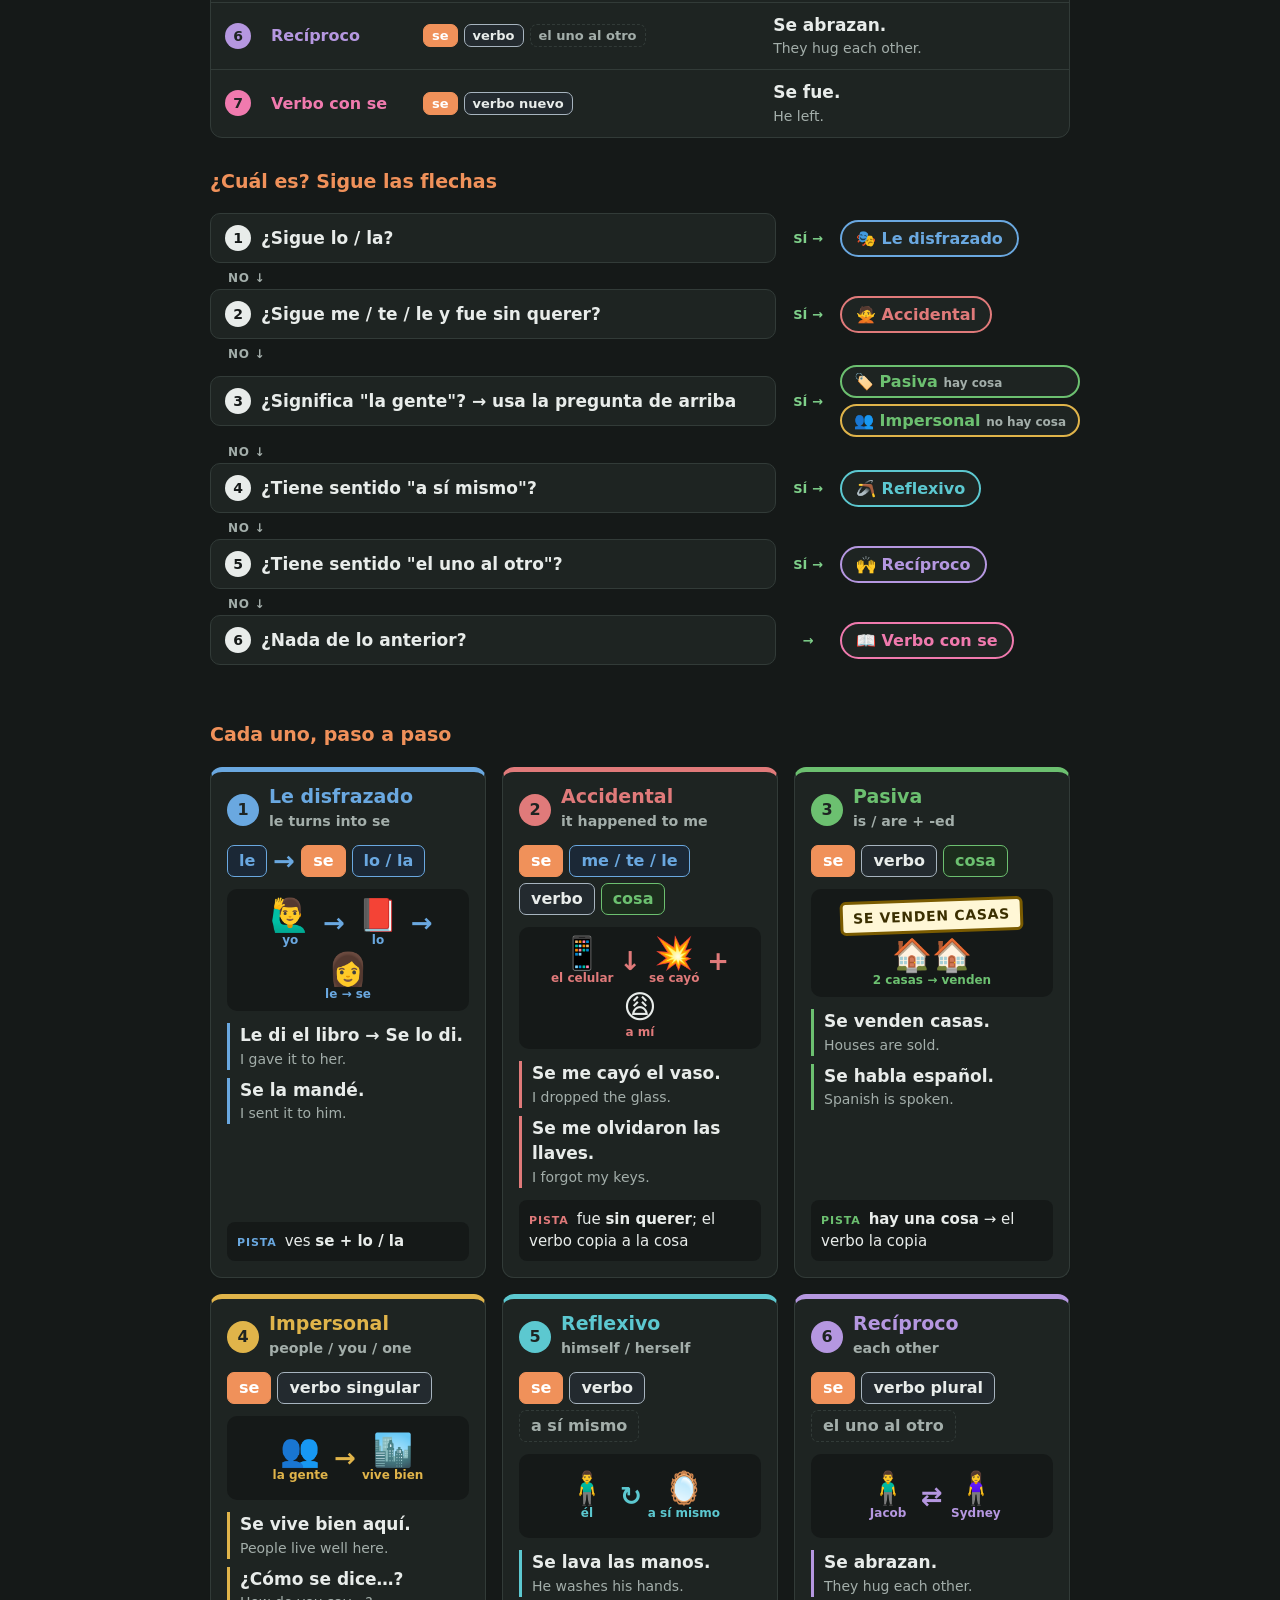
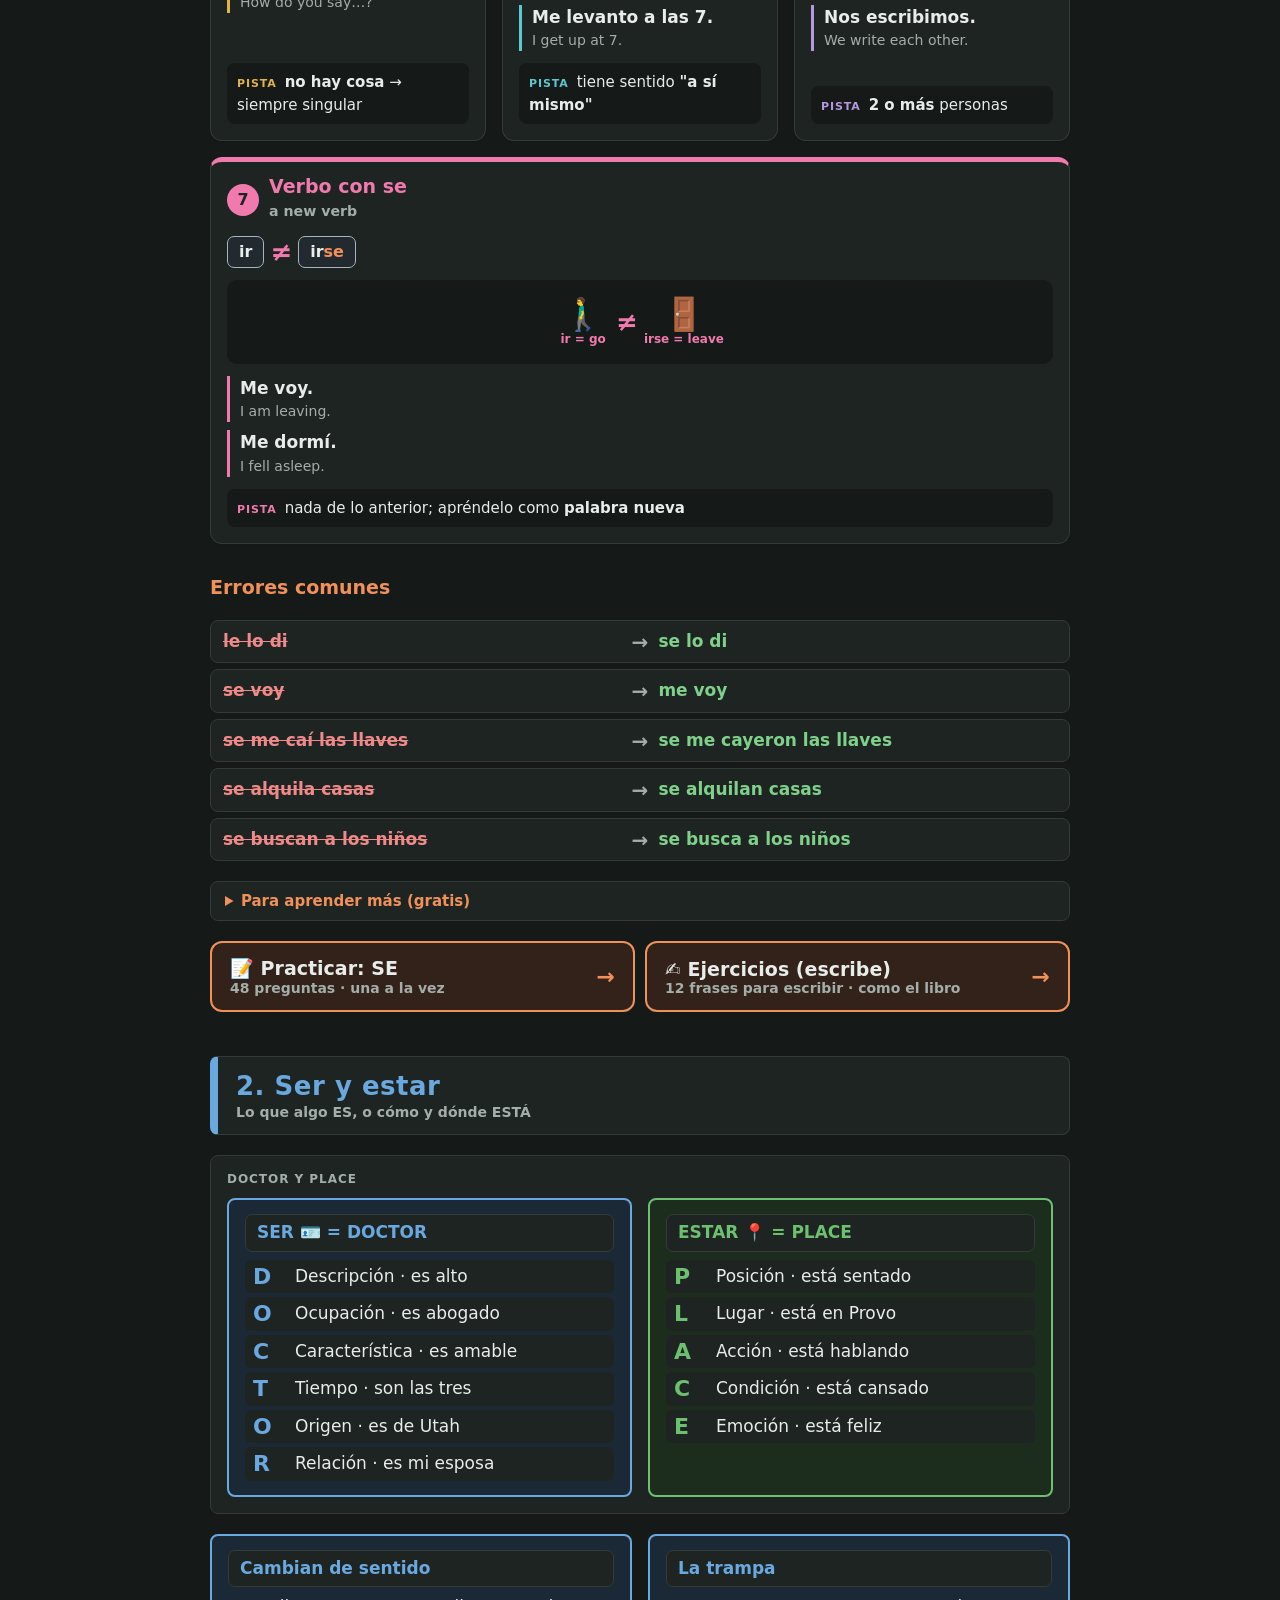
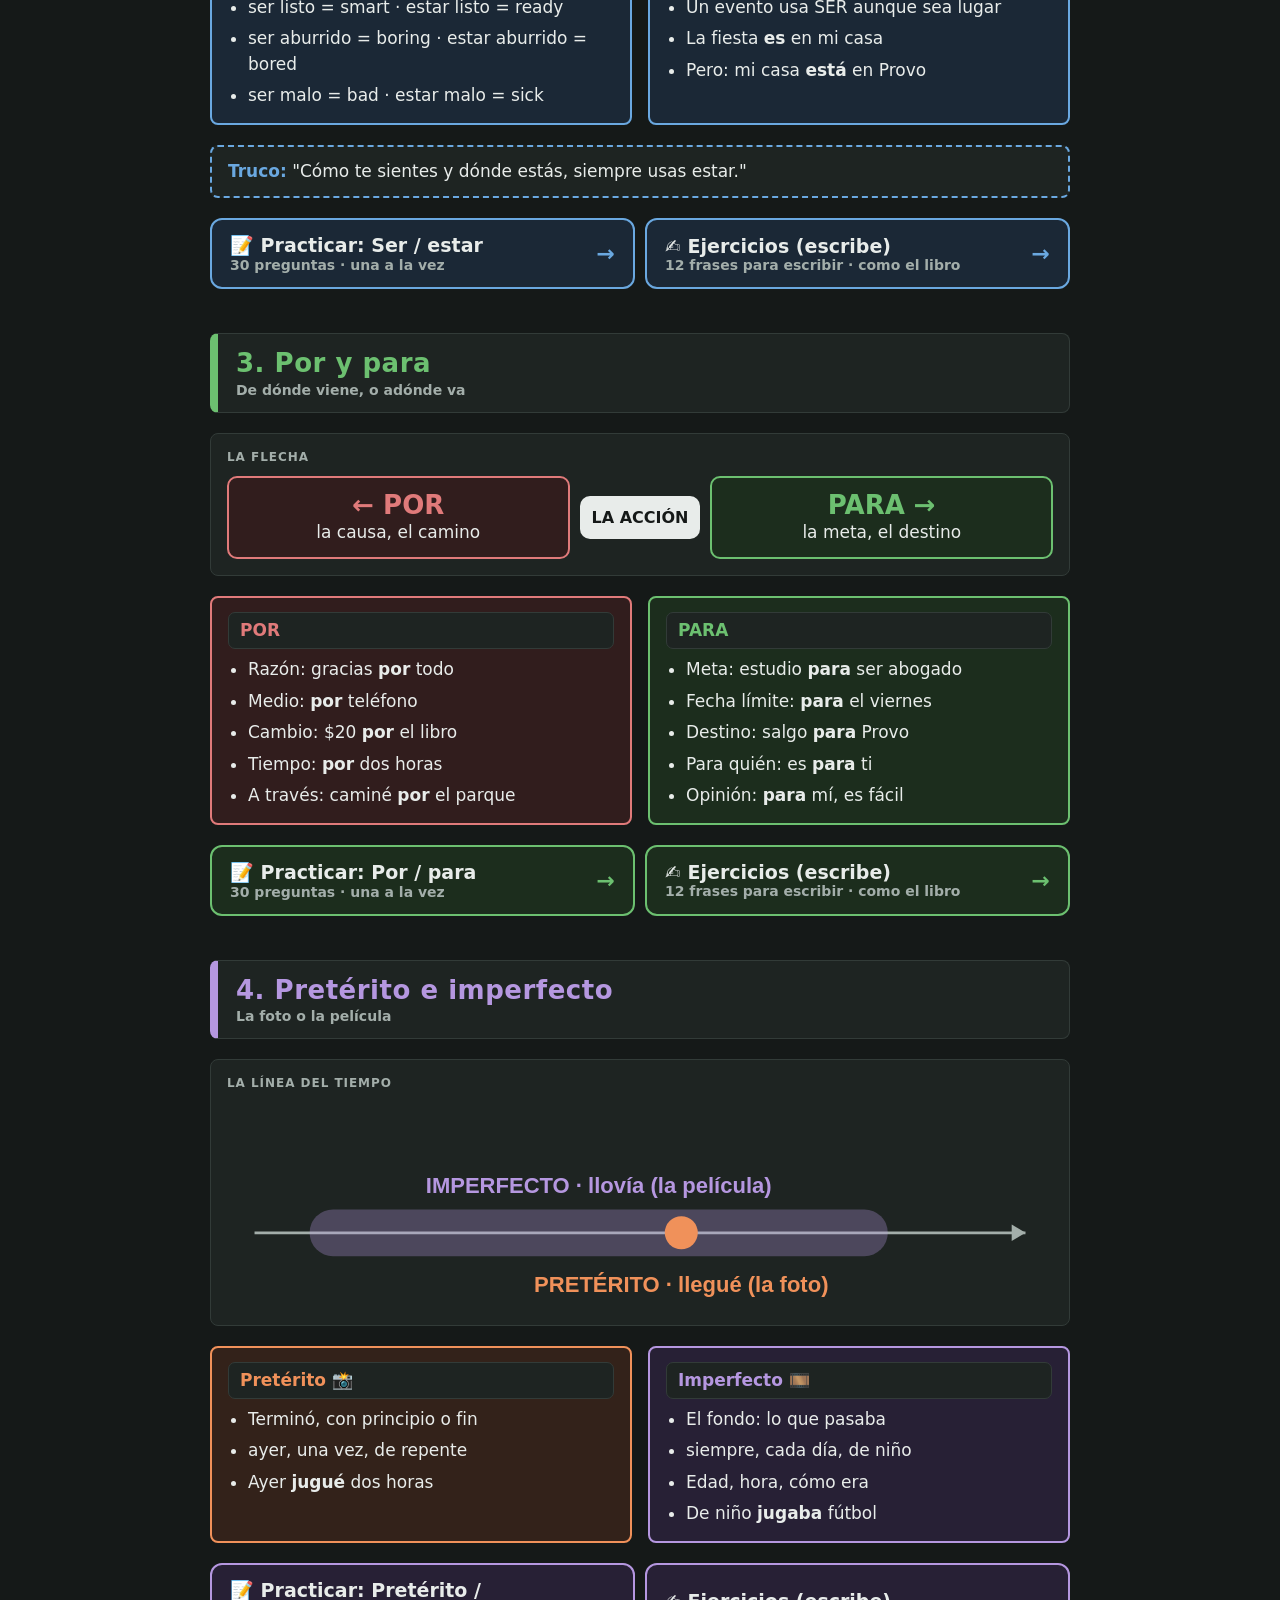
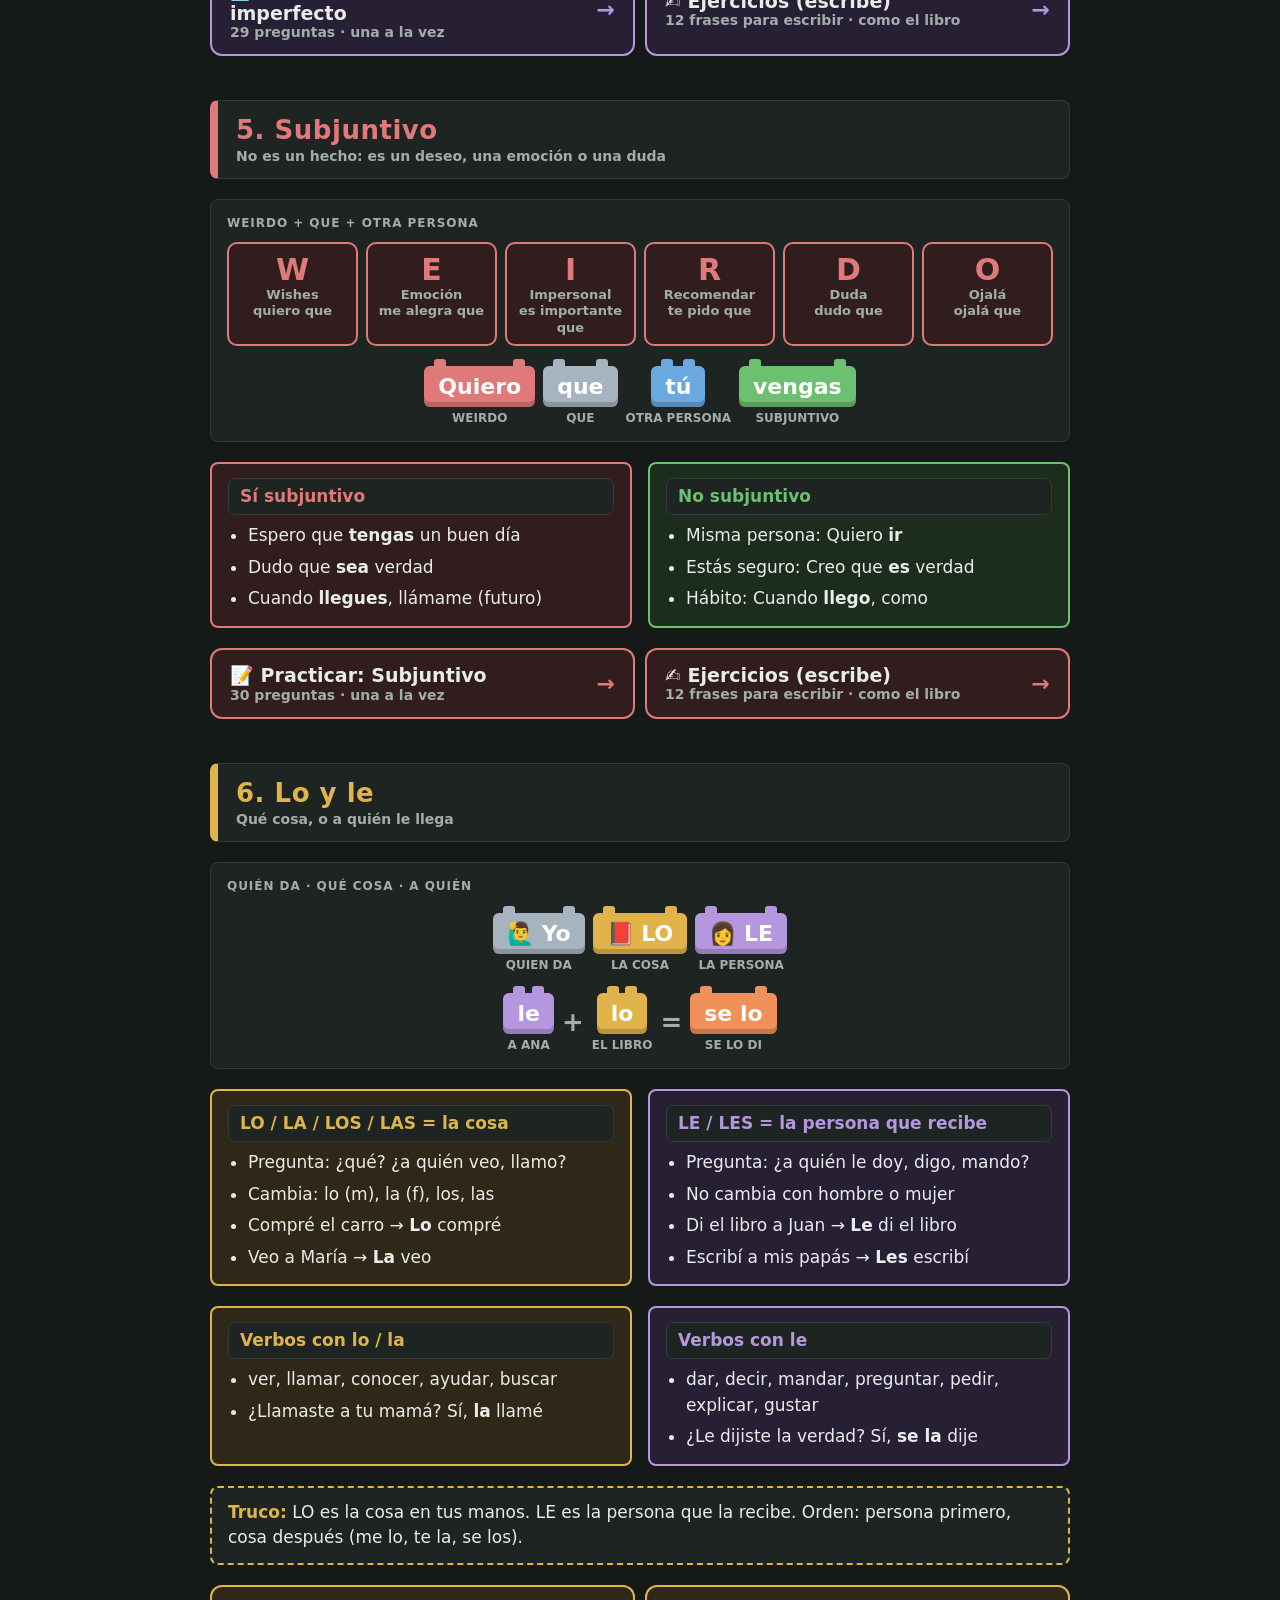
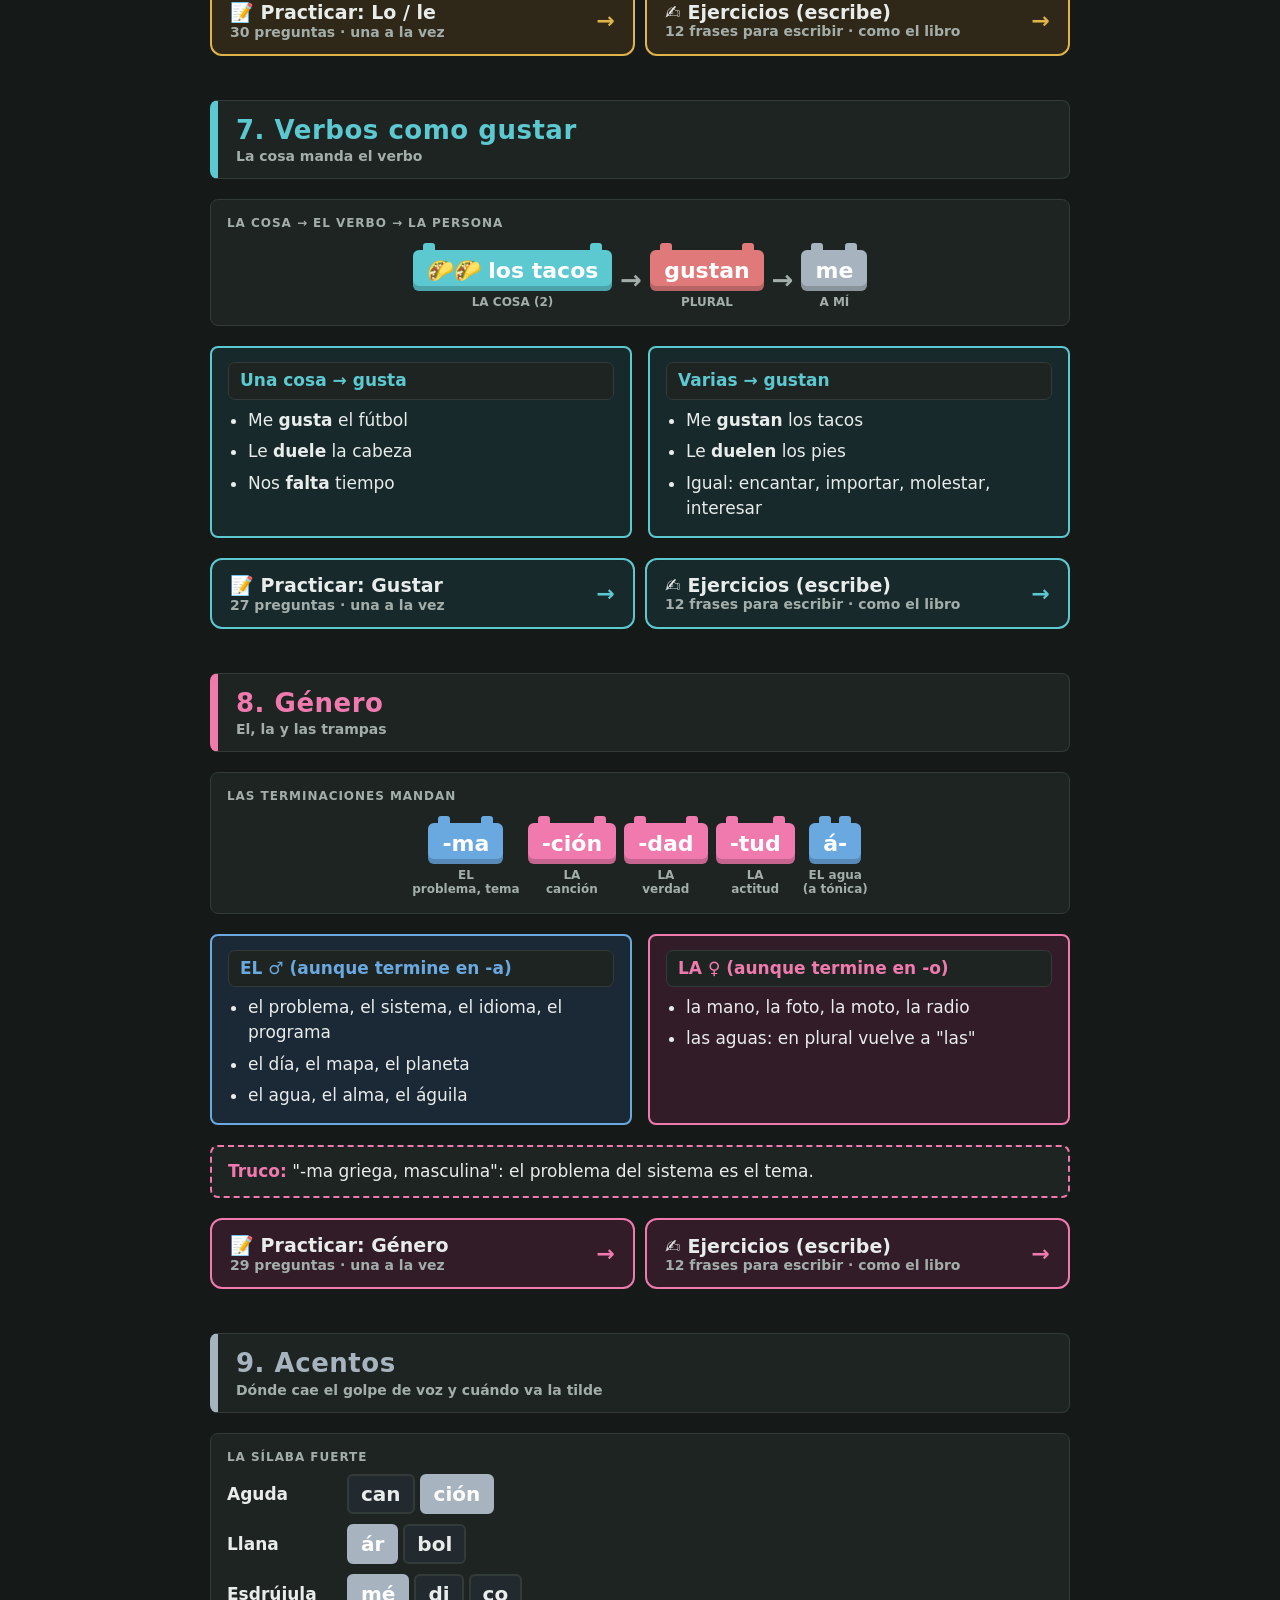
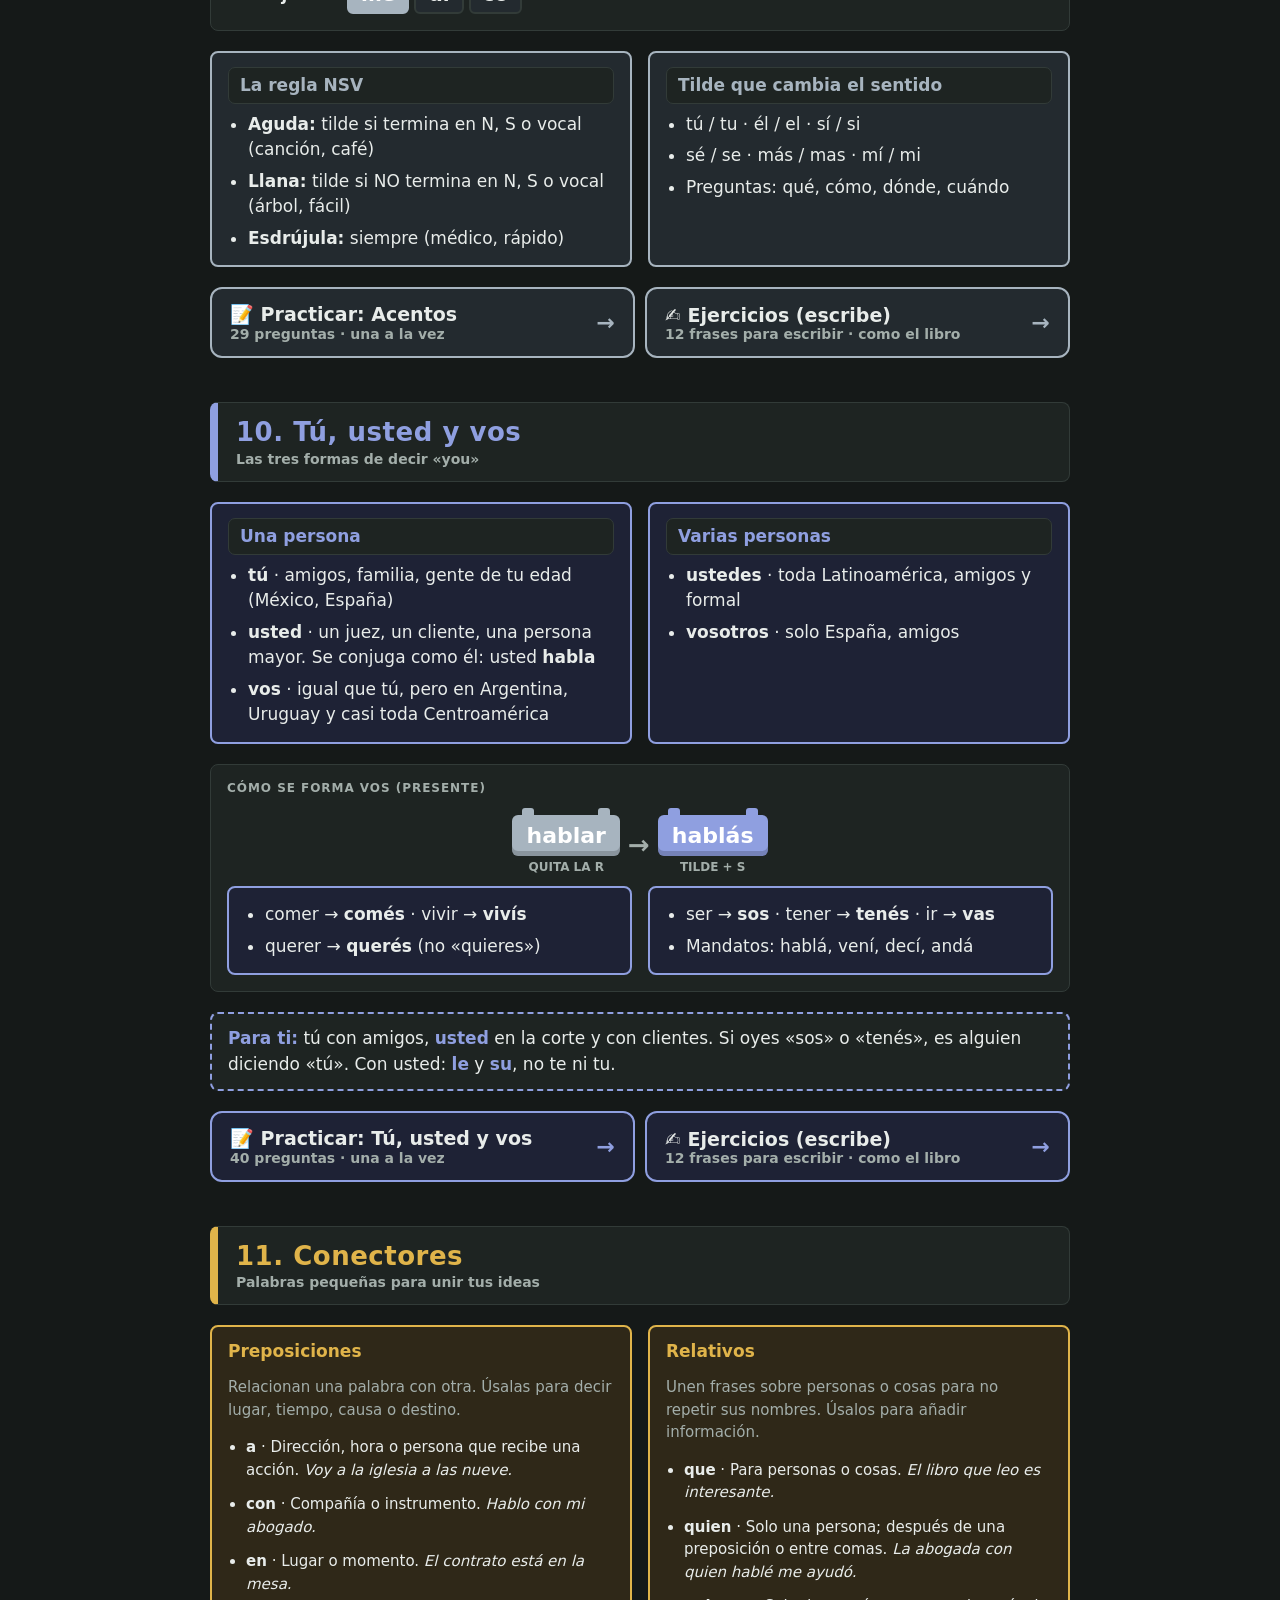
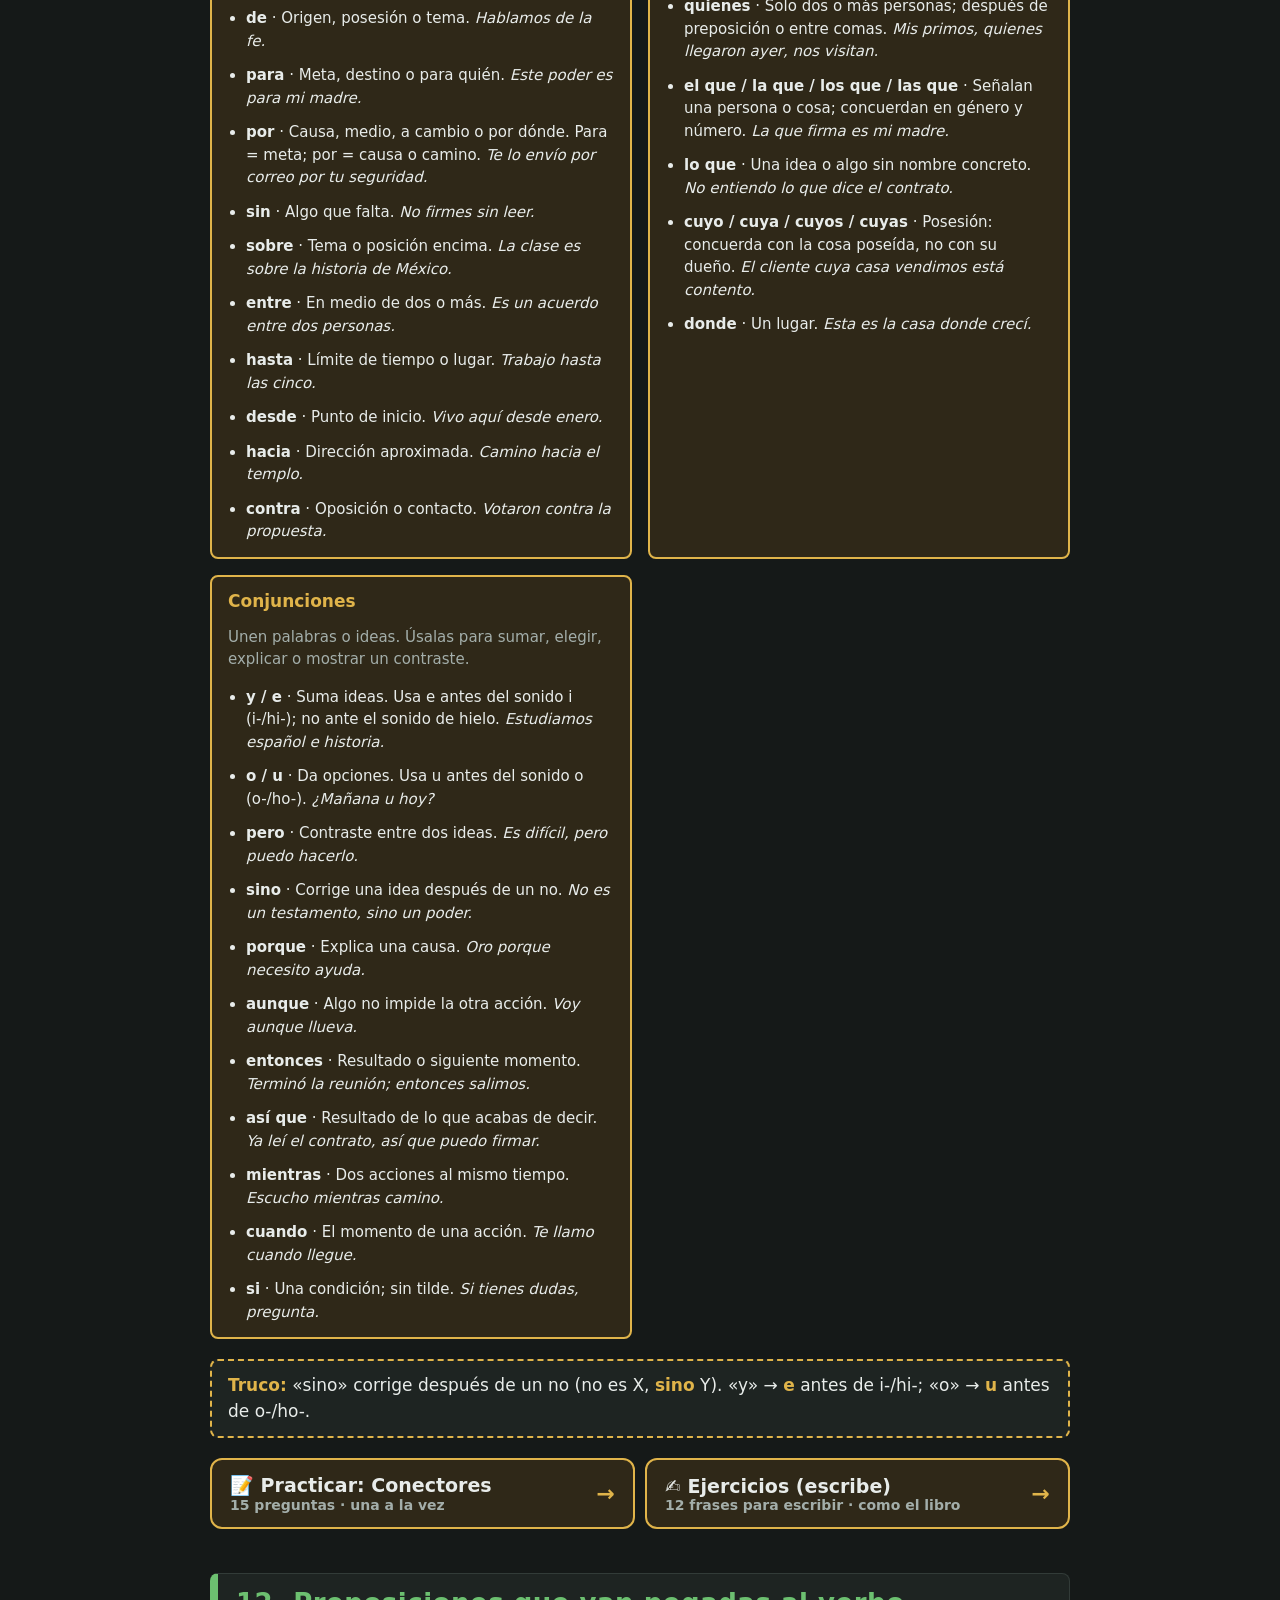
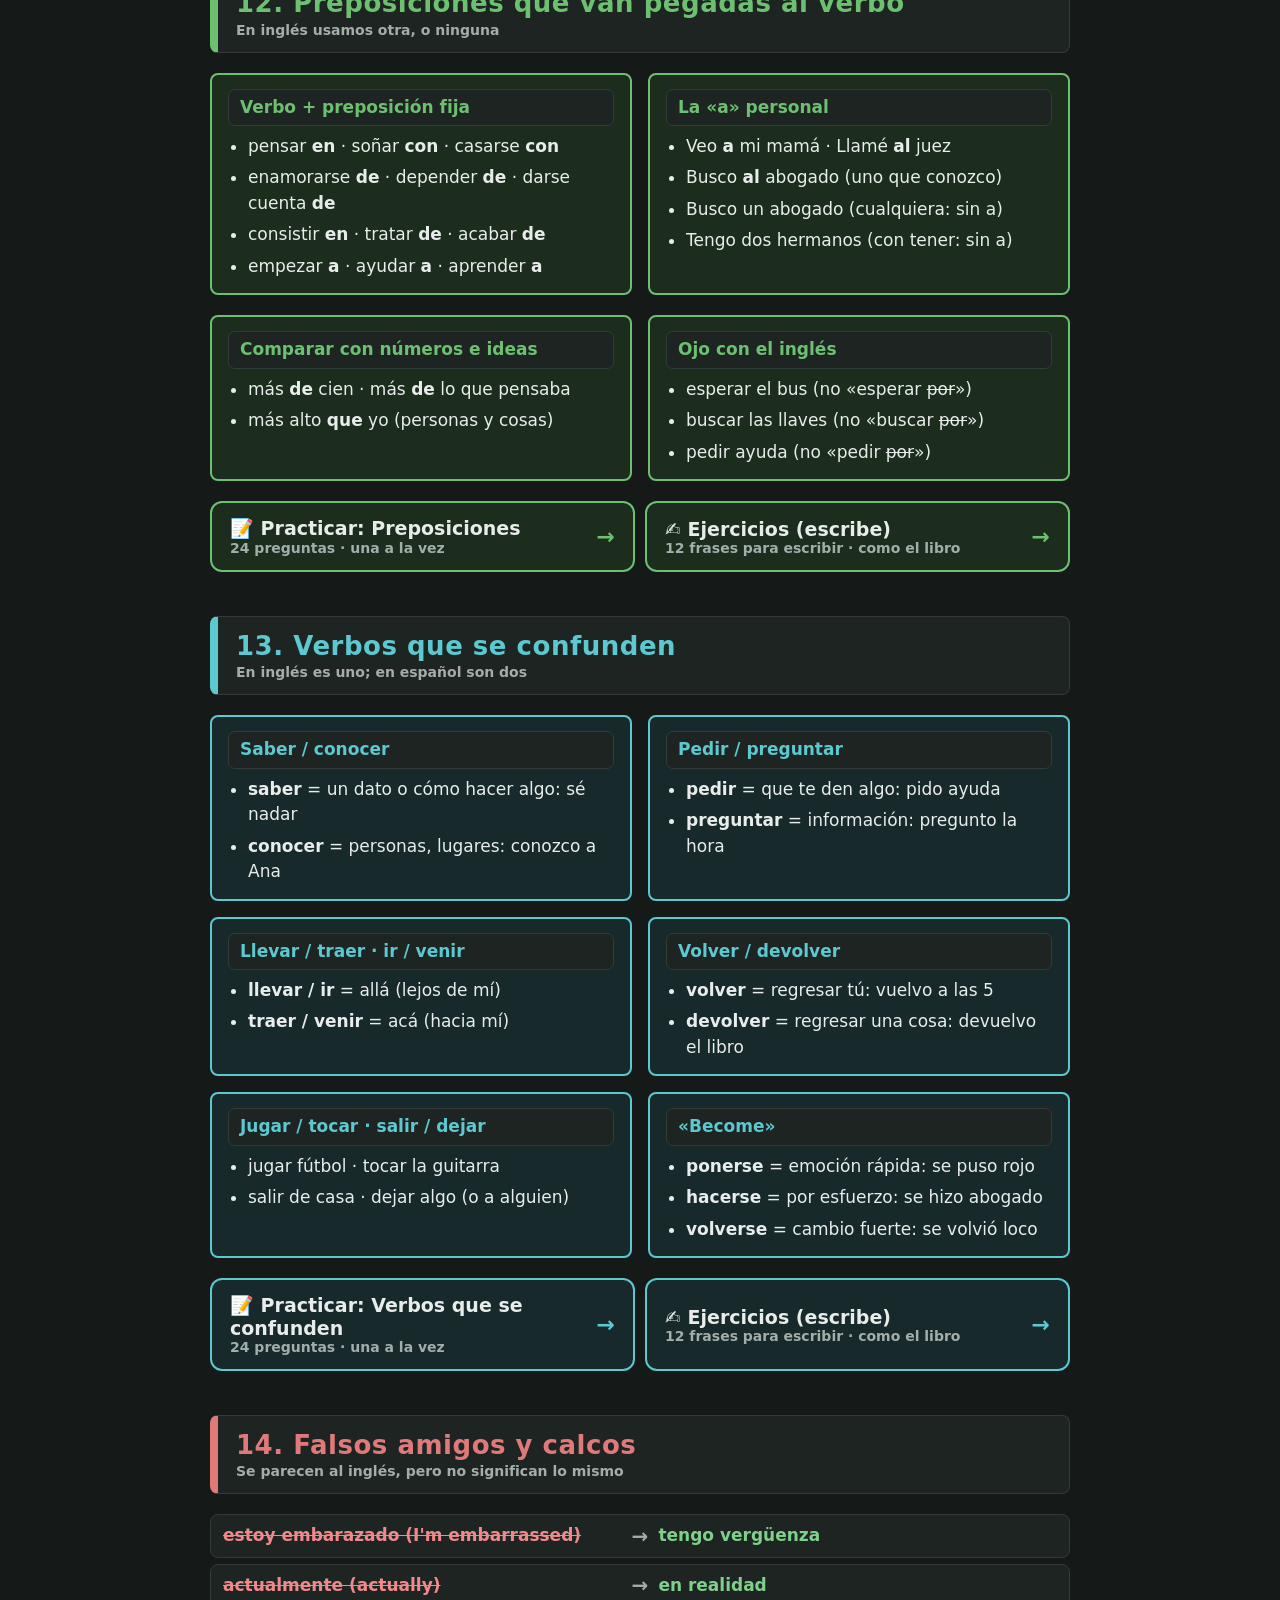
<file: gramatica.html>
<!doctype html><html lang="es" translate="no"><head><meta charset=utf8><meta name=viewport content="width=device-width,initial-scale=1,viewport-fit=cover"><style>:root{color-scheme:light;box-sizing:border-box;padding-top:env(safe-area-inset-top,0px);padding-bottom:env(safe-area-inset-bottom,0px)}html{scroll-padding-top:env(safe-area-inset-top,0px)}body{margin:0;padding:0;font:14px -apple-system,BlinkMacSystemFont,sans-serif;background:#fff;color:#000}img{max-width:100%}[hidden]:not([hidden=until-found i]){display:none!important}</style>
<title>Reglas del Español</title>
<meta name="theme-color" content="#151918">
<meta name="apple-mobile-web-app-capable" content="yes">
<meta name="apple-mobile-web-app-status-bar-style" content="black-translucent">
<meta name="apple-mobile-web-app-title" content="Spanish">
<meta name="description" content="Reglas del Español: diez reglas con dibujos, ejemplos y práctica.">
<link rel="manifest" href="manifest.webmanifest">
<link rel="apple-touch-icon" href="icons/icon-180.png">
<link rel="icon" href="icons/icon-192.png">
<style>
/* Layout: same as Spanish Midterm 2 Help. One column: rules cheat sheet on top, practice, then one color bar per rule with a picture first. */
:root{
  --bg:#f7f8f7; --card:#ffffff; --fg:#1d2321; --muted:#5b6662; --line:#dfe4e2;
  --se:#c2410c; --ser:#1f6fb2; --por:#2e7d32; --pas:#7b4bb3; --sub:#b23b3b; --pro:#a8730a; --gus:#0e7c86; --gen:#c2185b; --ace:#56636e; --ver:#3b4a8c;
  --t-se:#fbe9de; --t-ser:#e4eef8; --t-por:#e5f2e6; --t-pas:#efe8f7; --t-sub:#f7e6e6; --t-pro:#f8efd9; --t-gus:#dff2f3; --t-gen:#f9e3ee; --t-ace:#eceff1; --t-ver:#e6e9f5;
  --ok:#2e7d32; --ok-bg:#e3f3e4; --bad:#c62828; --bad-bg:#fbe5e5;
  --display:system-ui,-apple-system,BlinkMacSystemFont,"Segoe UI",sans-serif; --body:system-ui,-apple-system,BlinkMacSystemFont,"Segoe UI",sans-serif;
}
@media (prefers-color-scheme: dark){:root:not([data-theme="light"]){
  --bg:#151918; --card:#1e2422; --fg:#e8ecea; --muted:#a3aeaa; --line:#323b38;
  --se:#f0915a; --ser:#6aa8e0; --por:#6cc070; --pas:#b597e0; --sub:#e07a7a; --pro:#e0b44a; --gus:#5cc8d0; --gen:#f07aae; --ace:#a7b4bf; --ver:#8f9fe0;
  --t-se:#33221a; --t-ser:#1b2836; --t-por:#1c2d1d; --t-pas:#272035; --t-sub:#311d1d; --t-pro:#2f2818; --t-gus:#17292b; --t-gen:#321c27; --t-ace:#232a2f; --t-ver:#1e2235;
  --ok:#7fd08a; --ok-bg:#1d3320; --bad:#f08a8a; --bad-bg:#3a1f1f; color-scheme:dark}}
:root[data-theme="dark"]{
  --bg:#151918; --card:#1e2422; --fg:#e8ecea; --muted:#a3aeaa; --line:#323b38;
  --se:#f0915a; --ser:#6aa8e0; --por:#6cc070; --pas:#b597e0; --sub:#e07a7a; --pro:#e0b44a; --gus:#5cc8d0; --gen:#f07aae; --ace:#a7b4bf; --ver:#8f9fe0;
  --t-se:#33221a; --t-ser:#1b2836; --t-por:#1c2d1d; --t-pas:#272035; --t-sub:#311d1d; --t-pro:#2f2818; --t-gus:#17292b; --t-gen:#321c27; --t-ace:#232a2f; --t-ver:#1e2235;
  --ok:#7fd08a; --ok-bg:#1d3320; --bad:#f08a8a; --bad-bg:#3a1f1f; color-scheme:dark}
*{box-sizing:border-box}
body{background:var(--bg);color:var(--fg);font:17px/1.5 var(--body);padding-left:max(16px,env(safe-area-inset-left,0px));padding-right:max(16px,env(safe-area-inset-right,0px));padding-block:20px 60px}
.wrap{max-width:860px;margin:0 auto;display:flex;flex-direction:column;gap:56px}
header h1{font:800 clamp(30px,6vw,46px)/1.05 var(--display);margin:0 0 6px;text-wrap:balance}
header p{margin:0;color:var(--muted)}
.navgroups{display:flex;flex-direction:column;gap:10px;margin-top:16px}
.ng{display:grid;grid-template-columns:130px 1fr;gap:10px;align-items:center}
.ng>span{font:800 12px var(--display);letter-spacing:.08em;text-transform:uppercase;color:var(--muted)}
nav{display:flex;flex-wrap:wrap;gap:8px}
nav a{font:700 14px var(--display);text-decoration:none;color:var(--fg);border:2px solid var(--c);padding:5px 12px;border-radius:999px}
a:focus-visible,button:focus-visible{outline:3px solid var(--fg);outline-offset:2px}
@media (max-width:520px){.ng{grid-template-columns:1fr;gap:4px}}
section{display:flex;flex-direction:column;gap:20px;scroll-margin-top:12px}
.bar{background:var(--c);color:#fff;font:800 22px/1.2 var(--display);letter-spacing:.02em;padding:12px 16px;border-radius:8px;text-transform:uppercase}
.bar small{display:block;font:600 14px var(--body);letter-spacing:0;text-transform:none;opacity:.92}
@media (prefers-color-scheme: dark){:root:not([data-theme="light"]) .bar{color:#151918}}
:root[data-theme="dark"] .bar{color:#151918}
h3{font:800 19px/1.25 var(--display);margin:4px 0 0;color:var(--c);text-wrap:balance}
figure{margin:0;background:var(--card);border:1px solid var(--line);border-radius:8px;padding:16px;display:flex;flex-direction:column;gap:12px;overflow:hidden}
.cap{font:800 12px var(--display);letter-spacing:.08em;text-transform:uppercase;color:var(--muted)}
.vs{display:grid;grid-template-columns:repeat(2,minmax(0,1fr));gap:16px}
@media (max-width:560px){.vs{grid-template-columns:1fr}}
.box{background:var(--tint);border:2px solid var(--c);border-radius:8px;padding:14px 16px;min-width:0}
.box b.t{display:block;font:800 17px/1.25 var(--display);color:var(--c);margin-bottom:8px}
.box ul{margin:0;padding-left:20px}
.box li{margin:0 0 6px}
.box li:last-child{margin-bottom:0}
.ex{color:var(--muted);font-size:15px}
.trick{background:var(--card);border:2px dashed var(--c);border-radius:8px;padding:12px 16px}
.trick b{color:var(--c)}
.bigidea{background:var(--tint);border:2px solid var(--c);border-radius:12px;padding:16px 18px;display:flex;flex-direction:column;gap:12px}
.bigidea p{margin:0;font-size:19px}
.jobs{display:flex;flex-wrap:wrap;gap:8px}
.jobs span{background:var(--card);border:2px solid var(--k);color:var(--fg);font:800 15px var(--display);padding:6px 12px;border-radius:999px}
.path{list-style:none;margin:0;padding:0;display:flex;flex-direction:column;gap:0}
.path>li{position:relative;padding-bottom:22px}
.path>li:not(:last-child)::after{content:"↓  si no, sigue";position:absolute;left:12px;bottom:2px;font:800 13px var(--display);color:var(--muted)}
.pq{display:grid;grid-template-columns:46px 1fr;gap:12px;align-items:center;background:var(--card);border:2px solid var(--line);border-radius:12px 12px 0 0;padding:12px 14px}
.pn{width:42px;height:42px;border-radius:50%;background:var(--se);color:var(--card);font:800 22px/42px var(--display);text-align:center}
.pq b{font:800 19px/1.3 var(--display);display:block}
.pq small{color:var(--muted);font-weight:600}
.pa{background:var(--tint);border:2px solid var(--line);border-top:0;border-radius:0 0 12px 12px;padding:10px 14px;display:flex;flex-wrap:wrap;gap:8px;align-items:center;font-size:17px;border-left:8px solid var(--k)}
.pa b{font:800 17px var(--display);color:var(--k)}
.pa em{font-style:normal;color:var(--muted)}
.pa.split{display:grid;grid-template-columns:1fr 1fr;gap:8px;border-left-width:2px}
.pa.split.three{grid-template-columns:repeat(3,minmax(0,1fr))}
.pa.split>div{background:var(--card);border-left:6px solid var(--k);border-radius:8px;padding:8px 10px;display:flex;flex-direction:column;gap:2px;min-width:0}
.yes2{font:800 12px var(--display);letter-spacing:.06em;text-transform:uppercase;background:var(--k);color:var(--card);padding:2px 8px;border-radius:999px;align-self:flex-start}
@media (max-width:620px){.pa.split,.pa.split.three{grid-template-columns:1fr}}
.use dl{margin:0;padding:12px 14px;display:grid;grid-template-columns:92px 1fr;gap:6px 10px;font-size:15px}
.use dt{font:800 12px/1.6 var(--display);letter-spacing:.05em;text-transform:uppercase;color:var(--u)}
.use dd{margin:0;font-weight:600}
.fix{display:flex;flex-direction:column;gap:6px}
.fix div{display:grid;grid-template-columns:1fr auto 1fr;gap:10px;align-items:center;background:var(--card);border:1px solid var(--line);border-radius:8px;padding:8px 12px}
.ar2{font:800 20px var(--display);color:var(--muted)}
@media (max-width:520px){.fix div{grid-template-columns:1fr}.ar2{display:none}}
.more{background:var(--card);border:1px solid var(--line);border-radius:8px;padding:10px 14px}
.more summary{cursor:pointer;font:800 15px var(--display);color:var(--c)}
.more ul{margin:8px 0 0;padding-left:20px}
/* ---- SE v3: textbook layout (council 10/26) ---- */
#se h3{margin-top:12px}
.f{display:inline-flex;flex-wrap:wrap;align-items:center;gap:6px}
.t{font:700 16px/1 var(--display);font-style:normal;padding:7px 11px;border-radius:7px;border:1.5px solid var(--line);background:var(--card);color:var(--fg)}
.t.se{background:var(--se);border-color:var(--se);color:#fff}
.t.v{background:var(--t-ace);border-color:var(--ace)}
.t.v b{color:var(--se)}
.t.thing{background:var(--t-por);border-color:var(--por);color:var(--por)}
.t.obj{background:var(--t-ser);border-color:var(--ser);color:var(--ser)}
.t.none{border-style:dashed;color:var(--muted);font-weight:600}
.f.sm .t{font-size:13px;padding:4px 8px}
@media (prefers-color-scheme: dark){:root:not([data-theme="light"]) .t.se{color:#151918}}
:root[data-theme="dark"] .t.se{color:#151918}
.gold{background:var(--card);border:1px solid var(--line);border-top:6px solid var(--se);border-radius:14px;padding:22px 22px 18px;display:flex;flex-direction:column;gap:16px;box-shadow:0 1px 2px rgba(0,0,0,.05),0 8px 24px rgba(0,0,0,.05)}
.gold-h{display:flex;flex-direction:column;gap:6px}
.gold-h h3{margin:0;font-size:24px;color:var(--fg)}
.gold-h h3 u{text-decoration-color:var(--se);text-decoration-thickness:3px;text-underline-offset:4px}
.badge{align-self:flex-start;font:800 11px var(--display);letter-spacing:.1em;text-transform:uppercase;color:var(--se);background:var(--t-se);padding:4px 10px;border-radius:999px}
.gold-q{margin:0;font:700 22px/1.3 var(--display);text-align:center;padding:12px;border-radius:10px;background:var(--bg)}
.gold-q b{color:var(--se)}
.fork{display:grid;grid-template-columns:repeat(2,minmax(0,1fr));gap:14px;position:relative}
@media (max-width:620px){.fork{grid-template-columns:1fr}}
.branch{border:1.5px solid var(--k);border-radius:12px;overflow:hidden;display:flex;flex-direction:column;min-width:0}
.bh{background:var(--kt);padding:10px 14px;display:flex;flex-direction:column;gap:4px;border-bottom:1.5px solid var(--k)}
.bh b{font:800 21px var(--display);color:var(--k)}
.ans{align-self:flex-start;font:800 11px var(--display);letter-spacing:.08em;text-transform:uppercase;background:var(--k);color:var(--card);padding:3px 9px;border-radius:999px}
.rule{margin:12px 14px 0;padding-left:20px;display:flex;flex-direction:column;gap:4px;font-weight:600}
.demo{display:flex;flex-direction:column;gap:8px;padding:12px 14px}
.branch .en{margin:0 14px 12px;color:var(--muted);font-size:15px}
.note{background:var(--bg);border-radius:10px;padding:12px 14px;display:flex;flex-wrap:wrap;gap:8px 12px;align-items:center}
.calm{margin:0;font-size:17px;padding-top:4px;border-top:1px solid var(--line)}
.tbl{display:flex;flex-direction:column;border:1px solid var(--line);border-radius:12px;overflow:hidden;background:var(--card)}
.tbl>div{display:grid;grid-template-columns:34px 140px minmax(0,1.2fr) minmax(0,1fr);gap:12px;align-items:center;padding:10px 14px;border-top:1px solid var(--line)}
.tbl>div:first-child{border-top:0}
.tbl .th{background:var(--bg);font:800 11px var(--display);letter-spacing:.1em;text-transform:uppercase;color:var(--muted);padding-block:8px}
.tbl>div>i{font:800 14px/26px var(--display);font-style:normal;width:26px;height:26px;border-radius:50%;background:var(--k);color:var(--card);text-align:center}
.tbl>div>b{font:800 16px var(--display);color:var(--k)}
.exl{font-weight:700;display:flex;flex-direction:column}
.exl small{font-weight:400;color:var(--muted);font-size:14px}
@media (max-width:620px){.tbl>div{grid-template-columns:30px 1fr}.tbl .th{display:none}.tbl .f,.tbl .exl{grid-column:2}}
.flow2{list-style:none;margin:0;padding:0;display:flex;flex-direction:column}
.flow2 li{display:grid;grid-template-columns:minmax(0,1fr) 44px 230px;gap:10px;align-items:center;position:relative;padding-bottom:26px}
.flow2 li:not(.last)::after{content:"no ↓";position:absolute;left:18px;bottom:4px;font:800 12px var(--display);letter-spacing:.06em;text-transform:uppercase;color:var(--muted)}
.flow2 .fq2{background:var(--card);border:1.5px solid var(--line);border-radius:10px;padding:11px 14px;font-weight:600;display:flex;gap:10px;align-items:center}
.flow2 .fq2 i{flex:none;font:800 14px/26px var(--display);font-style:normal;width:26px;height:26px;border-radius:50%;background:var(--fg);color:var(--bg);text-align:center}
.go{font:800 13px var(--display);color:var(--ok);text-align:center;text-transform:uppercase}
.res{justify-self:start;font:800 16px var(--display);background:var(--card);border:2px solid var(--k);color:var(--k);border-radius:999px;padding:7px 14px;white-space:nowrap}
.res.duo{display:flex;flex-direction:column;gap:6px;border:0;padding:0;background:none;border-radius:0}
.res.duo>span{border:2px solid var(--k);border-radius:999px;padding:5px 12px;background:var(--card)}
.res small{font:600 12px var(--body);color:var(--muted)}
@media (max-width:620px){.flow2 li{grid-template-columns:1fr}.go{text-align:left}.res{justify-self:start}}
.uses2{display:grid;grid-template-columns:repeat(auto-fill,minmax(260px,1fr));gap:16px}
.use2{background:var(--card);border:1px solid var(--line);border-top:5px solid var(--u);border-radius:12px;display:flex;flex-direction:column;gap:12px;padding:14px 16px 16px;min-width:0;box-shadow:0 1px 2px rgba(0,0,0,.04)}
.use2 header{display:flex;gap:10px;align-items:center}
.use2 header i{flex:none;font:800 16px/32px var(--display);font-style:normal;width:32px;height:32px;border-radius:50%;background:var(--u);color:var(--card);text-align:center}
.use2 header b{display:block;font:800 19px/1.15 var(--display);color:var(--u)}
.use2 header small{color:var(--muted);font-weight:600}
.use2 .scene{border-radius:10px;min-height:84px;padding:10px}
.use2 .ar{color:var(--u)}
.exs{list-style:none;margin:0;padding:0;display:flex;flex-direction:column;gap:8px}
.exs li{border-left:3px solid var(--u);padding-left:10px;display:flex;flex-direction:column}
.exs b{font-weight:700}
.exs small{color:var(--muted);font-size:14px}
.use2:last-child{grid-column:1/-1}
.clue{margin:auto 0 0;font-size:15px;background:var(--bg);border-radius:8px;padding:8px 10px}
.clue span{font:800 11px var(--display);letter-spacing:.08em;text-transform:uppercase;color:var(--u);margin-right:8px}
.tiles{display:grid;grid-template-columns:repeat(auto-fill,minmax(250px,1fr));gap:12px}
.tile{background:var(--card);border:2px solid var(--c);border-top-width:8px;border-radius:10px;padding:12px 14px;text-decoration:none;color:var(--fg);display:flex;flex-direction:column;gap:6px;min-width:0}
.tile b{font:800 18px var(--display);color:var(--c)}
.tile span{font-weight:600}
.tile small{color:var(--muted)}
.tile ul{margin:0;padding-left:18px;display:flex;flex-direction:column;gap:4px}
.tile li{font-weight:600}
.tile.big{grid-column:1/-1;background:var(--tint)}
.serows{display:flex;flex-direction:column;gap:6px}
.serows div{display:grid;grid-template-columns:30px minmax(0,1.4fr) minmax(0,1fr) minmax(0,1fr);gap:10px;align-items:center;background:var(--card);border-left:6px solid var(--k);border-radius:6px;padding:7px 10px}
.serows i{font:800 15px/26px var(--display);font-style:normal;width:26px;height:26px;border-radius:50%;background:var(--k);color:var(--card);text-align:center}
.serows span{font-weight:600}
.serows em{font:800 16px var(--display);font-style:normal;color:var(--k)}
.serows small{color:var(--muted);font-size:15px}
@media (max-width:620px){.serows div{grid-template-columns:30px 1fr}.serows em,.serows small{grid-column:2}}
.flow{display:flex;flex-direction:column}
.fq{display:grid;grid-template-columns:44px 1fr auto;gap:12px;align-items:center;background:var(--tint);border-radius:10px;padding:12px}
.fq .n{width:40px;height:40px;border-radius:50%;background:var(--c);color:var(--bg);font:800 20px/40px var(--display);text-align:center}
.fq b{font:800 18px var(--display)}
.fyes{display:flex;flex-direction:column;gap:5px;align-items:flex-end}
.pill{display:inline-block;font:800 13px var(--display);padding:4px 10px;border-radius:999px;color:#fff;background:var(--p);white-space:nowrap}
@media (prefers-color-scheme: dark){:root:not([data-theme="light"]) .pill{color:#151918}}
:root[data-theme="dark"] .pill{color:#151918}
.fno{font:800 14px var(--display);color:var(--muted);padding:5px 0 5px 22px}
@media (max-width:620px){.fq{grid-template-columns:44px 1fr}.fyes{grid-column:1/-1;align-items:flex-start}}
.uses{display:grid;grid-template-columns:repeat(auto-fill,minmax(250px,1fr));gap:14px}
.use{background:var(--card);border:2px solid var(--u);border-radius:10px;overflow:hidden;display:flex;flex-direction:column;min-width:0}
.use h4{margin:0;background:var(--u);color:#fff;font:800 16px var(--display);padding:8px 12px;text-transform:uppercase;letter-spacing:.02em}
@media (prefers-color-scheme: dark){:root:not([data-theme="light"]) .use h4{color:#151918}}
:root[data-theme="dark"] .use h4{color:#151918}
.scene{display:flex;align-items:center;justify-content:center;flex-wrap:wrap;gap:6px;padding:14px 10px;background:var(--bg);min-height:96px}
.who{display:flex;flex-direction:column;align-items:center;gap:2px;min-width:54px}
.who .e{font-size:32px;line-height:1}
.who small{font:800 12px var(--display);color:var(--u);text-align:center}
.ar{font:800 26px var(--display);color:var(--u)}
.brk{flex-basis:100%;height:0}
.sign{background:#fff7d6;color:#3b2f00;border:3px solid #7a5b00;border-radius:6px;padding:6px 10px;font:800 14px var(--display);letter-spacing:.05em;transform:rotate(-2deg)}
.use .txt{padding:10px 12px;display:flex;flex-direction:column;gap:4px}
.use .txt b{font:800 16px var(--display)}
.use .txt ul{margin:2px 0 0;padding-left:18px;display:flex;flex-direction:column;gap:3px;font-size:15px}
.no{text-decoration:line-through;color:var(--bad);font-weight:800}
.yes{color:var(--ok);font-weight:800}
.lego{display:flex;flex-wrap:wrap;gap:8px;align-items:flex-end;justify-content:center;padding-top:8px}
.brick{display:flex;flex-direction:column;align-items:center;gap:4px}
.brick span.p{font:800 22px var(--display);color:#fff;background:var(--b);padding:8px 14px;border-radius:6px;position:relative;box-shadow:inset 0 -5px 0 rgba(0,0,0,.18)}
.brick span.p::before,.brick span.p::after{content:"";position:absolute;top:-7px;width:12px;height:7px;background:var(--b);border-radius:3px 3px 0 0}
.brick span.p::before{left:10px}.brick span.p::after{right:10px}
.brick small{font:800 12px var(--display);color:var(--muted);text-align:center;line-height:1.2}
.eq{font:800 26px var(--display);color:var(--muted);align-self:center}
.arrows{display:grid;grid-template-columns:1fr auto 1fr;gap:10px;align-items:center;text-align:center}
.arrows .side{background:var(--tint);border:2px solid var(--k);border-radius:10px;padding:12px;min-width:0}
.arrows .side b{display:block;font:800 26px var(--display);color:var(--k)}
.arrows .mid{font:800 16px var(--display);background:var(--fg);color:var(--bg);border-radius:10px;padding:12px}
@media (max-width:560px){.arrows{grid-template-columns:1fr}}
.acr{display:flex;flex-direction:column;gap:4px}
.acr div{display:grid;grid-template-columns:34px 1fr;align-items:center;gap:8px;background:var(--card);border-radius:6px;padding:4px 8px}
.acr div b{font:800 22px var(--display);color:var(--c)}
.weirdo{display:grid;grid-template-columns:repeat(6,minmax(0,1fr));gap:8px}
.weirdo div{background:var(--tint);border:2px solid var(--c);border-radius:10px;padding:8px 4px;text-align:center}
.weirdo b{display:block;font:800 30px var(--display);color:var(--c)}
.weirdo small{display:block;font-size:13px;line-height:1.25;color:var(--muted);font-weight:600}
@media (max-width:560px){.weirdo{grid-template-columns:repeat(3,minmax(0,1fr))}}
.syl{display:flex;flex-direction:column;gap:10px}
.syl .row{display:grid;grid-template-columns:110px 1fr;gap:10px;align-items:center}
.syl .row>b{font:800 17px var(--display)}
.blocks{display:flex;gap:5px;flex-wrap:wrap}
.blocks span{font:800 20px var(--display);padding:6px 12px;border-radius:6px;background:var(--tint);border:2px solid var(--line)}
.blocks span.st{background:var(--c);border-color:var(--c);color:#fff}
@media (prefers-color-scheme: dark){:root:not([data-theme="light"]) .blocks span.st{color:#151918}}
:root[data-theme="dark"] .blocks span.st{color:#151918}
.tl svg{width:100%;height:auto;display:block}
.ladder{display:flex;flex-wrap:wrap;gap:6px;align-items:center;justify-content:center}
.step{background:var(--tint);border:2px solid var(--c);border-radius:8px;padding:6px 10px;text-align:center;font-weight:700}
.step .e{display:block;font-size:28px}
.to{color:var(--c);font:800 22px var(--display)}
.test{background:var(--card);border:2px solid var(--c);border-radius:8px;padding:14px 16px;display:flex;flex-direction:column;gap:12px}
.pbar{display:flex;flex-wrap:wrap;gap:8px;align-items:center}
.chip{font:700 14px var(--display);background:var(--card);color:var(--fg);border:2px solid var(--k);padding:6px 12px;border-radius:999px;cursor:pointer}
.chip[aria-pressed="true"]{background:var(--k);color:var(--bg)}
.score{font:800 16px var(--display);color:var(--c);margin-left:auto;font-variant-numeric:tabular-nums}
.qwrap{display:flex;flex-direction:column;gap:12px}
.q{background:var(--card);border:1px solid var(--line);border-left:6px solid var(--k);border-radius:8px;padding:12px 14px;display:flex;flex-direction:column;gap:8px}
.q .kind{font:800 12px var(--display);letter-spacing:.06em;text-transform:uppercase;color:var(--k)}
.q .stem{font-weight:600;font-size:18px}
.opts{display:flex;flex-wrap:wrap;gap:8px}
.opt{font:600 16px var(--body);background:var(--bg);color:var(--fg);border:2px solid var(--line);border-radius:8px;padding:6px 12px;cursor:pointer}
.opt:hover{border-color:var(--k)}
.opt.right{background:var(--ok-bg);border-color:var(--ok)}
.opt.wrong{background:var(--bad-bg);border-color:var(--bad)}
.opt:disabled{cursor:default}
.fb{border-radius:6px;padding:8px 12px;font-size:16px}
.fb.ok{background:var(--ok-bg);border:1px solid var(--ok)}
.fb.no{background:var(--bad-bg);border:1px solid var(--bad)}
.btn{font:700 15px var(--display);background:transparent;color:var(--c);border:2px solid var(--c);border-radius:8px;padding:8px 14px;cursor:pointer}
.tips{margin:0;padding-left:22px;display:flex;flex-direction:column;gap:10px}
.tips b{font-family:var(--display)}
@media (prefers-reduced-motion:no-preference){html{scroll-behavior:smooth}}
</style>
<style>
/* App navigation; the original grammar content remains below. */
.app-bar{position:sticky;top:env(safe-area-inset-top,0px);z-index:10;display:flex;align-items:center;gap:16px;max-width:860px;margin:0 auto 24px;padding:12px 0;background:var(--bg);border-bottom:1px solid var(--line);font:700 15px/1.4 var(--display)}
.app-bar a{color:var(--fg);text-decoration:none;white-space:nowrap}
.app-bar span{margin-left:auto;text-align:right}
section{scroll-margin-top:80px}

/* 11/25/26: always dark, quieter section bars, a practice button under every topic, vocab by topic. */
:root{--bg:#151918;--card:#1e2422;--fg:#e8ecea;--muted:#a3aeaa;--line:#323b38;
  --se:#f0915a;--ser:#6aa8e0;--por:#6cc070;--pas:#b597e0;--sub:#e07a7a;--pro:#e0b44a;--gus:#5cc8d0;--gen:#f07aae;--ace:#a7b4bf;--ver:#8f9fe0;
  --t-se:#33221a;--t-ser:#1b2836;--t-por:#1c2d1d;--t-pas:#272035;--t-sub:#311d1d;--t-pro:#2f2818;--t-gus:#17292b;--t-gen:#321c27;--t-ace:#232a2f;--t-ver:#1e2235;
  --ok:#7fd08a;--ok-bg:#1d3320;--bad:#f08a8a;--bad-bg:#3a1f1f;color-scheme:dark}
.bar{background:var(--card)!important;color:var(--c)!important;border:1px solid var(--line);border-left:8px solid var(--c);text-transform:none;font-size:26px;padding:14px 18px}
.bar small{color:var(--muted)!important;opacity:1;margin-top:2px}
#reglas .bar{--c:var(--fg)}
.wrap{gap:44px}
.jump{display:flex;flex-direction:column;gap:10px;margin-top:16px}
.jump nav{gap:6px}
.jump nav a{font-size:13px;padding:4px 10px}
.plink{display:flex;align-items:center;justify-content:space-between;gap:12px;background:var(--tint,var(--card));border:2px solid var(--c);border-radius:12px;padding:14px 18px;text-decoration:none;color:var(--fg);font:800 19px var(--display)}
.plink small{display:block;font:600 14px var(--body);color:var(--muted)}
.plink .go2{color:var(--c);font-size:22px}
.plink:hover{background:var(--card)}
.pl2{display:grid;grid-template-columns:repeat(auto-fit,minmax(260px,1fr));gap:10px}
.vgroup{display:flex;flex-direction:column;gap:12px}
.vgroup h3{margin:8px 0 0}
.vtemas{display:grid;grid-template-columns:repeat(auto-fill,minmax(280px,1fr));gap:14px}
.vt{background:var(--card);border:1px solid var(--line);border-top:5px solid var(--k);border-radius:12px;padding:12px 14px;display:flex;flex-direction:column;gap:10px;min-width:0}
.vt b.n{font:800 18px var(--display);color:var(--k)}
.vt details summary{cursor:pointer;color:var(--muted);font-weight:700}
.vt ul{list-style:none;margin:8px 0 0;padding:0;display:flex;flex-direction:column;gap:4px;font-size:15px}
.vt li{display:grid;grid-template-columns:1fr 1fr;gap:8px;border-top:1px solid var(--line);padding-top:4px}
.vt li span:first-child{font-weight:700}
.vt .plink{font-size:16px;padding:10px 12px;--c:var(--k)}
.allp{display:grid;grid-template-columns:repeat(auto-fill,minmax(210px,1fr));gap:10px}
.allp a{display:block;background:var(--card);border:1px solid var(--line);border-left:6px solid var(--k);border-radius:10px;padding:10px 12px;color:var(--fg);text-decoration:none;font-weight:700}
.allp a small{display:block;color:var(--muted);font-weight:600}
.con-g h4{margin:0 0 6px;font:800 17px var(--display);color:var(--c)}
.con-g ul{margin:0;padding-left:18px;display:flex;flex-direction:column;gap:6px;font-size:15px}
.err{display:flex;flex-direction:column;gap:14px}
.err h4{margin:6px 0 0;font:800 17px var(--display);color:var(--c)}
</style>
</head><body>
<div class="app-bar"><a href="index.html">← Hablar</a><span>Reglas del Español</span></div>
<div class="wrap">
<header>
  <h1>Reglas del Español</h1>
  <p>Cada tema: la regla, un dibujo y abajo un botón para <b>practicar</b>. Después: tu vocabulario por tema.</p>
  <div class="jump"><div class="ng"><span>Gramática</span><nav><a href="#se" style="--c:var(--se)">1. SE</a><a href="#serestar" style="--c:var(--ser)">2. Ser / estar</a><a href="#porpara" style="--c:var(--por)">3. Por / para</a><a href="#pasado" style="--c:var(--pas)">4. Pasado</a><a href="#subj" style="--c:var(--sub)">5. Subjuntivo</a><a href="#pron" style="--c:var(--pro)">6. Lo / le</a><a href="#gustar" style="--c:var(--gus)">7. Gustar</a><a href="#genero" style="--c:var(--gen)">8. Género</a><a href="#acentos" style="--c:var(--ace)">9. Acentos</a><a href="#vos" style="--c:var(--ver)">10. Tú / usted / vos</a><a href="#conectores" style="--c:var(--pro)">11. Conectores</a><a href="#prep" style="--c:var(--por)">12. Preposiciones</a><a href="#verbos" style="--c:var(--gus)">13. Verbos</a><a href="#falsos" style="--c:var(--sub)">14. Falsos amigos</a><a href="#errores" style="--c:var(--se)">15. Errores comunes</a></nav></div><div class="ng"><span>Vocabulario</span><nav><a href="#vocab" style="--c:var(--gus)">Palabras por tema</a></nav></div><div class="ng"><span>Practicar</span><nav><a href="#practicas" style="--c:var(--ver)">Todas las prácticas</a><a href="#verguenza" style="--c:var(--ver)">Hablar sin vergüenza</a></nav></div></div>
</header>

<section id="reglas" style="--c:var(--fg)">
  <div class="bar">Todas las reglas<small>Una línea por regla. Toca una para ver el dibujo y los ejemplos.</small></div>
  <div class="tiles">
    <a class="tile big" href="#se" style="--c:var(--se);--tint:var(--t-se)"><b>1. SE · revisa en este orden</b>
      <div class="serows">
        <div style="--k:var(--ser)"><i>1</i><span>se + <b>lo / la</b></span><em>Le disfrazado</em><small>Se lo di</small></div>
        <div style="--k:var(--sub)"><i>2</i><span>se + <b>me / te / le</b>, sin querer</span><em>Accidental</em><small>Se me cayó</small></div>
        <div style="--k:var(--por)"><i>3</i><span>"la gente" + <b>una cosa</b>; el verbo va con la cosa</span><em>Pasiva</em><small>Se venden casas</small></div>
        <div style="--k:var(--pro)"><i>4</i><span>"la gente", <b>sin cosa</b>; verbo siempre singular</span><em>Impersonal</em><small>Se vive bien</small></div>
        <div style="--k:var(--gus)"><i>5</i><span>a <b>sí mismo</b></span><em>Reflexivo</em><small>Se lava</small></div>
        <div style="--k:var(--pas)"><i>6</i><span><b>el uno al otro</b></span><em>Recíproco</em><small>Se abrazan</small></div>
        <div style="--k:var(--gen)"><i>7</i><span>el verbo <b>cambia de sentido</b></span><em>Verbo con se</em><small>Me voy</small></div>
      </div></a>
    <a class="tile" href="#serestar" style="--c:var(--ser)"><b>2. Ser / estar</b><ul><li>🪪 <b>SER</b> = lo que es (DOCTOR)</li><li>📍 <b>ESTAR</b> = cómo o dónde está (PLACE)</li><li><span class="ex">Soy abogado · Estoy cansado</span></li></ul></a>
    <a class="tile" href="#porpara" style="--c:var(--por)"><b>3. Por / para</b><ul><li>⬅️ <b>POR</b> = la causa, el camino</li><li>➡️ <b>PARA</b> = la meta, el destino</li><li><span class="ex">Gracias por todo · Es para el viernes</span></li></ul></a>
    <a class="tile" href="#pasado" style="--c:var(--pas)"><b>4. Pretérito / imperfecto</b><ul><li>📸 <b>Pretérito</b> = la foto, terminó</li><li>🎞️ <b>Imperfecto</b> = la película de fondo</li><li><span class="ex">Llovía cuando llegué</span></li></ul></a>
    <a class="tile" href="#subj" style="--c:var(--sub)"><b>5. Subjuntivo</b><ul><li>💭 <b>WEIRDO</b> + que + otra persona</li><li>✅ Si estás seguro, no hay subjuntivo</li><li><span class="ex">Quiero que vengas · Creo que es</span></li></ul></a>
    <a class="tile" href="#pron" style="--c:var(--pro)"><b>6. Lo / le</b><ul><li>📕 <b>LO</b> = la cosa</li><li>👩 <b>LE</b> = la persona que la recibe</li><li>🔄 le + lo = <b>se lo</b></li></ul></a>
    <a class="tile" href="#gustar" style="--c:var(--gus)"><b>7. Gustar</b><ul><li>🌮 La <b>cosa</b> manda el verbo</li><li>1 cosa → <b>gusta</b> · 2+ → <b>gustan</b></li><li><span class="ex">Me gustan los tacos</span></li></ul></a>
    <a class="tile" href="#genero" style="--c:var(--gen)"><b>8. Género</b><ul><li>♂️ <b>-ma</b> griega = el (el problema)</li><li>♀️ <b>-ción, -dad, -tud</b> = la</li><li>💧 el agua (a tónica) · la mano</li></ul></a>
    <a class="tile" href="#acentos" style="--c:var(--ace)"><b>9. Acentos</b><ul><li>Aguda: tilde si termina en <b>N, S o vocal</b></li><li>Llana: tilde si <b>NO</b></li><li>Esdrújula: <b>siempre</b> (médico)</li></ul></a>
    <a class="tile" href="#vos" style="--c:var(--ver)"><b>10. Tú, usted y vos</b><ul><li><b>tú</b> amigos · <b>usted</b> corte y clientes</li><li><b>vos</b> = tú en Argentina: sos, tenés</li></ul></a><a class="tile" href="#conectores" style="--c:var(--pro)"><b>11. Conectores</b><ul><li>pero · <b>sino</b> (después de no)</li><li>y → e · o → u</li></ul></a><a class="tile" href="#prep" style="--c:var(--por)"><b>12. Preposiciones</b><ul><li>pensar <b>en</b> · casarse <b>con</b></li><li>Veo <b>a</b> mi mamá</li></ul></a><a class="tile" href="#verbos" style="--c:var(--gus)"><b>13. Verbos que se confunden</b><ul><li>saber / conocer · pedir / preguntar</li><li>llevar / traer · volver / devolver</li></ul></a><a class="tile" href="#falsos" style="--c:var(--sub)"><b>14. Falsos amigos</b><ul><li>embarazada ≠ embarrassed</li><li>realizar ≠ realize</li></ul></a><a class="tile" href="#errores" style="--c:var(--se)"><b>15. Errores comunes</b><ul><li>Los que más cometen los que hablan inglés</li></ul></a><a class="tile" href="#vocab" style="--c:var(--gus)"><b>📚 Vocabulario por tema</b><ul><li>Tus palabras de Anki, con práctica</li></ul></a>
  </div>
</section>

<section id="se" style="--c:var(--se);--tint:var(--t-se)">
  <div class="bar">1. SE<small>Una palabra, 7 trabajos. Aquí está cada uno, sin complicarlo.</small></div>

  <!-- ===== A. LA REGLA QUE MÁS IMPORTA ===== -->
  <div class="gold">
    <div class="gold-h"><span class="badge">La regla más importante</span><h3>Pasiva o impersonal: <u>una sola pregunta</u></h3></div>
    <p class="gold-q">Después del verbo, <b>¿hay una COSA?</b></p>
    <div class="fork">
      <div class="branch" style="--k:var(--por);--kt:var(--t-por)">
        <div class="bh"><span class="ans">SÍ, hay cosa</span><b>🏷️ Pasiva</b></div>
        <ul class="rule">
          <li>El verbo <b>copia</b> a la cosa</li>
          <li>1 cosa → singular · 2+ → plural</li>
        </ul>
        <div class="demo">
          <div><span class="f"><i class="t se">se</i><i class="t v">vend<b>e</b></i><i class="t thing">una casa</i></span></div>
          <div><span class="f"><i class="t se">se</i><i class="t v">vend<b>en</b></i><i class="t thing">dos casas</i></span></div>
        </div>
        <p class="en">houses <b>are</b> sold</p>
      </div>
      <div class="branch" style="--k:var(--pro);--kt:var(--t-pro)">
        <div class="bh"><span class="ans">NO hay cosa</span><b>👥 Impersonal</b></div>
        <ul class="rule">
          <li>El verbo va <b>siempre en singular</b></li>
          <li>Significa "la gente" / "uno"</li>
        </ul>
        <div class="demo">
          <div><span class="f"><i class="t se">se</i><i class="t v">viv<b>e</b></i><i class="t none">bien aquí</i></span></div>
          <div><span class="f"><i class="t se">se</i><i class="t v">trabaj<b>a</b></i><i class="t none">mucho</i></span></div>
        </div>
        <p class="en">people live well here</p>
      </div>
    </div>
    <div class="note"><span><b>Un solo caso raro:</b> una <b>persona con "a"</b> no cuenta como cosa, así que el verbo queda singular.</span>
      <span class="f sm"><i class="t se">se</i><i class="t v">busc<b>a</b></i><i class="t none">a los niños</i></span></div>
    <p class="calm">✅ Eso es todo. No necesitas saber el nombre técnico para hablar bien: <b>si hay cosa, copia; si no, singular.</b></p>
  </div>

  <!-- ===== B. LOS 7 DE UN VISTAZO ===== -->
  <h3>Los 7 de un vistazo</h3>
  <div class="tbl">
    <div class="th"><span>#</span><span>Trabajo</span><span>Fórmula</span><span>Ejemplo</span></div>
    <div style="--k:var(--ser)"><i>1</i><b>Le disfrazado</b><span class="f sm"><i class="t se">se</i><i class="t obj">lo / la</i></span><span class="exl">Se lo di.<small>I gave it to him.</small></span></div>
    <div style="--k:var(--sub)"><i>2</i><b>Accidental</b><span class="f sm"><i class="t se">se</i><i class="t obj">me / te / le</i><i class="t v">verbo</i></span><span class="exl">Se me cayó.<small>I dropped it.</small></span></div>
    <div style="--k:var(--por)"><i>3</i><b>Pasiva</b><span class="f sm"><i class="t se">se</i><i class="t v">verbo</i><i class="t thing">cosa</i></span><span class="exl">Se venden casas.<small>Houses are sold.</small></span></div>
    <div style="--k:var(--pro)"><i>4</i><b>Impersonal</b><span class="f sm"><i class="t se">se</i><i class="t v">verbo singular</i></span><span class="exl">Se vive bien.<small>People live well.</small></span></div>
    <div style="--k:var(--gus)"><i>5</i><b>Reflexivo</b><span class="f sm"><i class="t se">se</i><i class="t v">verbo</i><i class="t none">a sí mismo</i></span><span class="exl">Se lava.<small>He washes himself.</small></span></div>
    <div style="--k:var(--pas)"><i>6</i><b>Recíproco</b><span class="f sm"><i class="t se">se</i><i class="t v">verbo</i><i class="t none">el uno al otro</i></span><span class="exl">Se abrazan.<small>They hug each other.</small></span></div>
    <div style="--k:var(--gen)"><i>7</i><b>Verbo con se</b><span class="f sm"><i class="t se">se</i><i class="t v">verbo nuevo</i></span><span class="exl">Se fue.<small>He left.</small></span></div>
  </div>

  <!-- ===== C. ¿CUÁL ES? ===== -->
  <h3>¿Cuál es? Sigue las flechas</h3>
  <ol class="flow2">
    <li style="--k:var(--ser)"><span class="fq2"><i>1</i><span>¿Sigue <b>lo / la</b>?</span></span><span class="go">Sí →</span><span class="res">🎭 Le disfrazado</span></li>
    <li style="--k:var(--sub)"><span class="fq2"><i>2</i><span>¿Sigue <b>me / te / le</b> y fue <b>sin querer</b>?</span></span><span class="go">Sí →</span><span class="res">🙅 Accidental</span></li>
    <li style="--k:var(--por)"><span class="fq2"><i>3</i><span>¿Significa <b>"la gente"</b>? → usa la pregunta de arriba</span></span><span class="go">Sí →</span><span class="res duo"><span>🏷️ Pasiva <small>hay cosa</small></span><span style="--k:var(--pro)">👥 Impersonal <small>no hay cosa</small></span></span></li>
    <li style="--k:var(--gus)"><span class="fq2"><i>4</i><span>¿Tiene sentido <b>"a sí mismo"</b>?</span></span><span class="go">Sí →</span><span class="res">🪃 Reflexivo</span></li>
    <li style="--k:var(--pas)"><span class="fq2"><i>5</i><span>¿Tiene sentido <b>"el uno al otro"</b>?</span></span><span class="go">Sí →</span><span class="res">🙌 Recíproco</span></li>
    <li style="--k:var(--gen)" class="last"><span class="fq2"><i>6</i><span>¿Nada de lo anterior?</span></span><span class="go">→</span><span class="res">📖 Verbo con se</span></li>
  </ol>

  <!-- ===== D. CADA UNO ===== -->
  <h3>Cada uno, paso a paso</h3>
  <div class="uses2">
    <article class="use2" style="--u:var(--ser)">
      <header><i>1</i><div><b>Le disfrazado</b><small>le turns into se</small></div></header>
      <div class="f"><i class="t obj">le</i><span class="ar">→</span><i class="t se">se</i><i class="t obj">lo / la</i></div>
      <div class="scene"><span class="who"><span class="e">🙋‍♂️</span><small>yo</small></span><span class="ar">→</span><span class="who"><span class="e">📕</span><small>lo</small></span><span class="ar">→</span><span class="who"><span class="e">👩</span><small>le → se</small></span></div>
      <ul class="exs"><li><b>Le di el libro → Se lo di.</b><small>I gave it to her.</small></li><li><b>Se la mandé.</b><small>I sent it to him.</small></li></ul>
      <p class="clue"><span>Pista</span>ves <b>se + lo / la</b></p>
    </article>
    <article class="use2" style="--u:var(--sub)">
      <header><i>2</i><div><b>Accidental</b><small>it happened to me</small></div></header>
      <div class="f"><i class="t se">se</i><i class="t obj">me / te / le</i><i class="t v">verbo</i><i class="t thing">cosa</i></div>
      <div class="scene"><span class="who"><span class="e">📱</span><small>el celular</small></span><span class="ar">↓</span><span class="who"><span class="e">💥</span><small>se cayó</small></span><span class="ar">+</span><span class="who"><span class="e">😩</span><small>a mí</small></span></div>
      <ul class="exs"><li><b>Se me cayó el vaso.</b><small>I dropped the glass.</small></li><li><b>Se me olvidaron las llaves.</b><small>I forgot my keys.</small></li></ul>
      <p class="clue"><span>Pista</span>fue <b>sin querer</b>; el verbo copia a la cosa</p>
    </article>
    <article class="use2" style="--u:var(--por)">
      <header><i>3</i><div><b>Pasiva</b><small>is / are + -ed</small></div></header>
      <div class="f"><i class="t se">se</i><i class="t v">verbo</i><i class="t thing">cosa</i></div>
      <div class="scene"><span class="sign">SE VENDEN CASAS</span><span class="who"><span class="e">🏠🏠</span><small>2 casas → venden</small></span></div>
      <ul class="exs"><li><b>Se venden casas.</b><small>Houses are sold.</small></li><li><b>Se habla español.</b><small>Spanish is spoken.</small></li></ul>
      <p class="clue"><span>Pista</span><b>hay una cosa</b> → el verbo la copia</p>
    </article>
    <article class="use2" style="--u:var(--pro)">
      <header><i>4</i><div><b>Impersonal</b><small>people / you / one</small></div></header>
      <div class="f"><i class="t se">se</i><i class="t v">verbo singular</i></div>
      <div class="scene"><span class="who"><span class="e">👥</span><small>la gente</small></span><span class="ar">→</span><span class="who"><span class="e">🏙️</span><small>vive bien</small></span></div>
      <ul class="exs"><li><b>Se vive bien aquí.</b><small>People live well here.</small></li><li><b>¿Cómo se dice…?</b><small>How do you say…?</small></li></ul>
      <p class="clue"><span>Pista</span><b>no hay cosa</b> → siempre singular</p>
    </article>
    <article class="use2" style="--u:var(--gus)">
      <header><i>5</i><div><b>Reflexivo</b><small>himself / herself</small></div></header>
      <div class="f"><i class="t se">se</i><i class="t v">verbo</i><i class="t none">a sí mismo</i></div>
      <div class="scene"><span class="who"><span class="e">🧍‍♂️</span><small>él</small></span><span class="ar">↻</span><span class="who"><span class="e">🪞</span><small>a sí mismo</small></span></div>
      <ul class="exs"><li><b>Se lava las manos.</b><small>He washes his hands.</small></li><li><b>Me levanto a las 7.</b><small>I get up at 7.</small></li></ul>
      <p class="clue"><span>Pista</span>tiene sentido <b>"a sí mismo"</b></p>
    </article>
    <article class="use2" style="--u:var(--pas)">
      <header><i>6</i><div><b>Recíproco</b><small>each other</small></div></header>
      <div class="f"><i class="t se">se</i><i class="t v">verbo plural</i><i class="t none">el uno al otro</i></div>
      <div class="scene"><span class="who"><span class="e">🧍‍♂️</span><small>Jacob</small></span><span class="ar">⇄</span><span class="who"><span class="e">🧍‍♀️</span><small>Sydney</small></span></div>
      <ul class="exs"><li><b>Se abrazan.</b><small>They hug each other.</small></li><li><b>Nos escribimos.</b><small>We write each other.</small></li></ul>
      <p class="clue"><span>Pista</span><b>2 o más</b> personas</p>
    </article>
    <article class="use2" style="--u:var(--gen)">
      <header><i>7</i><div><b>Verbo con se</b><small>a new verb</small></div></header>
      <div class="f"><i class="t v">ir</i><span class="ar">≠</span><i class="t v">ir<b>se</b></i></div>
      <div class="scene"><span class="who"><span class="e">🚶‍♂️</span><small>ir = go</small></span><span class="ar">≠</span><span class="who"><span class="e">🚪</span><small>irse = leave</small></span></div>
      <ul class="exs"><li><b>Me voy.</b><small>I am leaving.</small></li><li><b>Me dormí.</b><small>I fell asleep.</small></li></ul>
      <p class="clue"><span>Pista</span>nada de lo anterior; apréndelo como <b>palabra nueva</b></p>
    </article>
  </div>

  <!-- ===== E. ERRORES ===== -->
  <h3>Errores comunes</h3>
  <div class="fix">
    <div><span class="no">le lo di</span><span class="ar2">→</span><span class="yes">se lo di</span></div>
    <div><span class="no">se voy</span><span class="ar2">→</span><span class="yes">me voy</span></div>
    <div><span class="no">se me caí las llaves</span><span class="ar2">→</span><span class="yes">se me cayeron las llaves</span></div>
    <div><span class="no">se alquila casas</span><span class="ar2">→</span><span class="yes">se alquilan casas</span></div>
    <div><span class="no">se buscan a los niños</span><span class="ar2">→</span><span class="yes">se busca a los niños</span></div>
  </div>

  <details class="more"><summary>Para aprender más (gratis)</summary><ul>
    <li><a href="https://elon.io/grammar/spanish-spain/pronouns/uses-of-se" target="_blank" rel="noopener">Elon.io: todos los usos de se</a></li>
    <li><a href="https://www.spanishdict.com/guide/impersonal-se-vs-passive-se" target="_blank" rel="noopener">SpanishDict: impersonal vs. passive se</a></li>
    <li><a href="https://progress.lawlessspanish.com/revision/lessons/different-uses-of-se-in-spanish" target="_blank" rel="noopener">Lawless Spanish: different uses of se</a></li>
  </ul></details>
  <div class="pl2"><a class="plink" href="practica.html?t=se" data-t="se"><span>📝 Practicar: SE<small class="pc">Preguntas de este tema</small></span><span class="go2">→</span></a><a class="plink" href="practica.html?t=se&amp;modo=libro" data-l="se"><span>✍️ Ejercicios (escribe)<small class="lc">Como el libro: sigue el modelo</small></span><span class="go2">→</span></a></div>
</section>

<section id="serestar" style="--c:var(--ser);--tint:var(--t-ser)">
  <div class="bar">2. Ser y estar<small>Lo que algo ES, o cómo y dónde ESTÁ</small></div>
  <figure><div class="cap">DOCTOR y PLACE</div>
    <div class="vs">
      <div class="box"><b class="t">SER 🪪 = DOCTOR</b><div class="acr">
        <div><b>D</b>Descripción · es alto</div><div><b>O</b>Ocupación · es abogado</div><div><b>C</b>Característica · es amable</div><div><b>T</b>Tiempo · son las tres</div><div><b>O</b>Origen · es de Utah</div><div><b>R</b>Relación · es mi esposa</div></div></div>
      <div class="box" style="--c:var(--por);--tint:var(--t-por)"><b class="t">ESTAR 📍 = PLACE</b><div class="acr">
        <div><b>P</b>Posición · está sentado</div><div><b>L</b>Lugar · está en Provo</div><div><b>A</b>Acción · está hablando</div><div><b>C</b>Condición · está cansado</div><div><b>E</b>Emoción · está feliz</div></div></div>
    </div></figure>
  <div class="vs">
    <div class="box"><b class="t">Cambian de sentido</b><ul><li>ser listo = smart · estar listo = ready</li><li>ser aburrido = boring · estar aburrido = bored</li><li>ser malo = bad · estar malo = sick</li></ul></div>
    <div class="box"><b class="t">La trampa</b><ul><li>Un evento usa SER aunque sea lugar</li><li>La fiesta <b>es</b> en mi casa</li><li>Pero: mi casa <b>está</b> en Provo</li></ul></div>
  </div>
  <div class="trick"><b>Truco:</b> "Cómo te sientes y dónde estás, siempre usas estar."</div>
  <div class="pl2"><a class="plink" href="practica.html?t=ser" data-t="ser"><span>📝 Practicar: Ser / estar<small class="pc">Preguntas de este tema</small></span><span class="go2">→</span></a><a class="plink" href="practica.html?t=ser&amp;modo=libro" data-l="ser"><span>✍️ Ejercicios (escribe)<small class="lc">Como el libro: sigue el modelo</small></span><span class="go2">→</span></a></div>
</section>

<section id="porpara" style="--c:var(--por);--tint:var(--t-por)">
  <div class="bar">3. Por y para<small>De dónde viene, o adónde va</small></div>
  <figure><div class="cap">La flecha</div>
    <div class="arrows">
      <div class="side" style="--k:var(--sub);--tint:var(--t-sub)"><b>← POR</b>la causa, el camino</div>
      <div class="mid">LA ACCIÓN</div>
      <div class="side" style="--k:var(--por)"><b>PARA →</b>la meta, el destino</div>
    </div></figure>
  <div class="vs">
    <div class="box" style="--c:var(--sub);--tint:var(--t-sub)"><b class="t">POR</b><ul><li>Razón: gracias <b>por</b> todo</li><li>Medio: <b>por</b> teléfono</li><li>Cambio: $20 <b>por</b> el libro</li><li>Tiempo: <b>por</b> dos horas</li><li>A través: caminé <b>por</b> el parque</li></ul></div>
    <div class="box"><b class="t">PARA</b><ul><li>Meta: estudio <b>para</b> ser abogado</li><li>Fecha límite: <b>para</b> el viernes</li><li>Destino: salgo <b>para</b> Provo</li><li>Para quién: es <b>para</b> ti</li><li>Opinión: <b>para</b> mí, es fácil</li></ul></div>
  </div>
  <div class="pl2"><a class="plink" href="practica.html?t=por" data-t="por"><span>📝 Practicar: Por / para<small class="pc">Preguntas de este tema</small></span><span class="go2">→</span></a><a class="plink" href="practica.html?t=por&amp;modo=libro" data-l="por"><span>✍️ Ejercicios (escribe)<small class="lc">Como el libro: sigue el modelo</small></span><span class="go2">→</span></a></div>
</section>

<section id="pasado" style="--c:var(--pas);--tint:var(--t-pas)">
  <div class="bar">4. Pretérito e imperfecto<small>La foto o la película</small></div>
  <figure class="tl"><div class="cap">La línea del tiempo</div>
    <svg viewBox="0 0 600 150" role="img" aria-label="El imperfecto es una banda larga de fondo; el pretérito es un punto dentro de ella">
      <line x1="20" y1="95" x2="580" y2="95" stroke="var(--muted)" stroke-width="2"/>
      <polygon points="580,95 570,89 570,101" fill="var(--muted)"/>
      <rect x="60" y="78" width="420" height="34" rx="17" fill="var(--pas)" opacity=".3"/>
      <text x="270" y="66" text-anchor="middle" fill="var(--pas)" font-family="Archivo,Arial,sans-serif" font-weight="800" font-size="16">IMPERFECTO · llovía (la película)</text>
      <circle cx="330" cy="95" r="12" fill="var(--se)"/>
      <text x="330" y="138" text-anchor="middle" fill="var(--se)" font-family="Archivo,Arial,sans-serif" font-weight="800" font-size="16">PRETÉRITO · llegué (la foto)</text>
    </svg></figure>
  <div class="vs">
    <div class="box" style="--c:var(--se);--tint:var(--t-se)"><b class="t">Pretérito 📸</b><ul><li>Terminó, con principio o fin</li><li>ayer, una vez, de repente</li><li>Ayer <b>jugué</b> dos horas</li></ul></div>
    <div class="box"><b class="t">Imperfecto 🎞️</b><ul><li>El fondo: lo que pasaba</li><li>siempre, cada día, de niño</li><li>Edad, hora, cómo era</li><li>De niño <b>jugaba</b> fútbol</li></ul></div>
  </div>
  <div class="pl2"><a class="plink" href="practica.html?t=pas" data-t="pas"><span>📝 Practicar: Pretérito / imperfecto<small class="pc">Preguntas de este tema</small></span><span class="go2">→</span></a><a class="plink" href="practica.html?t=pas&amp;modo=libro" data-l="pas"><span>✍️ Ejercicios (escribe)<small class="lc">Como el libro: sigue el modelo</small></span><span class="go2">→</span></a></div>
</section>

<section id="subj" style="--c:var(--sub);--tint:var(--t-sub)">
  <div class="bar">5. Subjuntivo<small>No es un hecho: es un deseo, una emoción o una duda</small></div>
  <figure><div class="cap">WEIRDO + que + otra persona</div>
    <div class="weirdo">
      <div><b>W</b><small>Wishes<br>quiero que</small></div><div><b>E</b><small>Emoción<br>me alegra que</small></div><div><b>I</b><small>Impersonal<br>es importante que</small></div>
      <div><b>R</b><small>Recomendar<br>te pido que</small></div><div><b>D</b><small>Duda<br>dudo que</small></div><div><b>O</b><small>Ojalá<br>ojalá que</small></div>
    </div>
    <div class="lego">
      <div class="brick" style="--b:var(--sub)"><span class="p">Quiero</span><small>WEIRDO</small></div>
      <div class="brick" style="--b:var(--ace)"><span class="p">que</span><small>QUE</small></div>
      <div class="brick" style="--b:var(--ser)"><span class="p">tú</span><small>OTRA PERSONA</small></div>
      <div class="brick" style="--b:var(--por)"><span class="p">vengas</span><small>SUBJUNTIVO</small></div>
    </div></figure>
  <div class="vs">
    <div class="box"><b class="t">Sí subjuntivo</b><ul><li>Espero que <b>tengas</b> un buen día</li><li>Dudo que <b>sea</b> verdad</li><li>Cuando <b>llegues</b>, llámame (futuro)</li></ul></div>
    <div class="box" style="--c:var(--por);--tint:var(--t-por)"><b class="t">No subjuntivo</b><ul><li>Misma persona: Quiero <b>ir</b></li><li>Estás seguro: Creo que <b>es</b> verdad</li><li>Hábito: Cuando <b>llego</b>, como</li></ul></div>
  </div>
  <div class="pl2"><a class="plink" href="practica.html?t=sub" data-t="sub"><span>📝 Practicar: Subjuntivo<small class="pc">Preguntas de este tema</small></span><span class="go2">→</span></a><a class="plink" href="practica.html?t=sub&amp;modo=libro" data-l="sub"><span>✍️ Ejercicios (escribe)<small class="lc">Como el libro: sigue el modelo</small></span><span class="go2">→</span></a></div>
</section>

<section id="pron" style="--c:var(--pro);--tint:var(--t-pro)">
  <div class="bar">6. Lo y le<small>Qué cosa, o a quién le llega</small></div>
  <figure><div class="cap">Quién da · qué cosa · a quién</div>
    <div class="lego">
      <div class="brick" style="--b:var(--ace)"><span class="p">🙋‍♂️ Yo</span><small>QUIEN DA</small></div>
      <div class="brick" style="--b:var(--pro)"><span class="p">📕 LO</span><small>LA COSA</small></div>
      <div class="brick" style="--b:var(--pas)"><span class="p">👩 LE</span><small>LA PERSONA</small></div>
    </div>
    <div class="lego">
      <div class="brick" style="--b:var(--pas)"><span class="p">le</span><small>A ANA</small></div><span class="eq">+</span>
      <div class="brick" style="--b:var(--pro)"><span class="p">lo</span><small>EL LIBRO</small></div><span class="eq">=</span>
      <div class="brick" style="--b:var(--se)"><span class="p">se lo</span><small>SE LO DI</small></div>
    </div></figure>
  <div class="vs">
    <div class="box"><b class="t">LO / LA / LOS / LAS = la cosa</b><ul><li>Pregunta: ¿qué? ¿a quién veo, llamo?</li><li>Cambia: lo (m), la (f), los, las</li><li>Compré el carro → <b>Lo</b> compré</li><li>Veo a María → <b>La</b> veo</li></ul></div>
    <div class="box" style="--c:var(--pas);--tint:var(--t-pas)"><b class="t">LE / LES = la persona que recibe</b><ul><li>Pregunta: ¿a quién le doy, digo, mando?</li><li>No cambia con hombre o mujer</li><li>Di el libro a Juan → <b>Le</b> di el libro</li><li>Escribí a mis papás → <b>Les</b> escribí</li></ul></div>
  </div>
  <div class="vs">
    <div class="box"><b class="t">Verbos con lo / la</b><ul><li>ver, llamar, conocer, ayudar, buscar</li><li>¿Llamaste a tu mamá? Sí, <b>la</b> llamé</li></ul></div>
    <div class="box" style="--c:var(--pas);--tint:var(--t-pas)"><b class="t">Verbos con le</b><ul><li>dar, decir, mandar, preguntar, pedir, explicar, gustar</li><li>¿Le dijiste la verdad? Sí, <b>se la</b> dije</li></ul></div>
  </div>
  <div class="trick"><b>Truco:</b> LO es la cosa en tus manos. LE es la persona que la recibe. Orden: persona primero, cosa después (me lo, te la, se los).</div>
  <div class="pl2"><a class="plink" href="practica.html?t=pro" data-t="pro"><span>📝 Practicar: Lo / le<small class="pc">Preguntas de este tema</small></span><span class="go2">→</span></a><a class="plink" href="practica.html?t=pro&amp;modo=libro" data-l="pro"><span>✍️ Ejercicios (escribe)<small class="lc">Como el libro: sigue el modelo</small></span><span class="go2">→</span></a></div>
</section>

<section id="gustar" style="--c:var(--gus);--tint:var(--t-gus)">
  <div class="bar">7. Verbos como gustar<small>La cosa manda el verbo</small></div>
  <figure><div class="cap">La cosa → el verbo → la persona</div>
    <div class="lego">
      <div class="brick" style="--b:var(--gus)"><span class="p">🌮🌮 los tacos</span><small>LA COSA (2)</small></div><span class="eq">→</span>
      <div class="brick" style="--b:var(--sub)"><span class="p">gustan</span><small>PLURAL</small></div><span class="eq">→</span>
      <div class="brick" style="--b:var(--ace)"><span class="p">me</span><small>A MÍ</small></div>
    </div></figure>
  <div class="vs">
    <div class="box"><b class="t">Una cosa → gusta</b><ul><li>Me <b>gusta</b> el fútbol</li><li>Le <b>duele</b> la cabeza</li><li>Nos <b>falta</b> tiempo</li></ul></div>
    <div class="box"><b class="t">Varias → gustan</b><ul><li>Me <b>gustan</b> los tacos</li><li>Le <b>duelen</b> los pies</li><li>Igual: encantar, importar, molestar, interesar</li></ul></div>
  </div>
  <div class="pl2"><a class="plink" href="practica.html?t=gus" data-t="gus"><span>📝 Practicar: Gustar<small class="pc">Preguntas de este tema</small></span><span class="go2">→</span></a><a class="plink" href="practica.html?t=gus&amp;modo=libro" data-l="gus"><span>✍️ Ejercicios (escribe)<small class="lc">Como el libro: sigue el modelo</small></span><span class="go2">→</span></a></div>
</section>

<section id="genero" style="--c:var(--gen);--tint:var(--t-gen)">
  <div class="bar">8. Género<small>El, la y las trampas</small></div>
  <figure><div class="cap">Las terminaciones mandan</div>
    <div class="lego">
      <div class="brick" style="--b:var(--ser)"><span class="p">-ma</span><small>EL<br>problema, tema</small></div>
      <div class="brick" style="--b:var(--gen)"><span class="p">-ción</span><small>LA<br>canción</small></div>
      <div class="brick" style="--b:var(--gen)"><span class="p">-dad</span><small>LA<br>verdad</small></div>
      <div class="brick" style="--b:var(--gen)"><span class="p">-tud</span><small>LA<br>actitud</small></div>
      <div class="brick" style="--b:var(--ser)"><span class="p">á-</span><small>EL agua<br>(a tónica)</small></div>
    </div></figure>
  <div class="vs">
    <div class="box" style="--c:var(--ser);--tint:var(--t-ser)"><b class="t">EL ♂ (aunque termine en -a)</b><ul><li>el problema, el sistema, el idioma, el programa</li><li>el día, el mapa, el planeta</li><li>el agua, el alma, el águila</li></ul></div>
    <div class="box"><b class="t">LA ♀ (aunque termine en -o)</b><ul><li>la mano, la foto, la moto, la radio</li><li>las aguas: en plural vuelve a "las"</li></ul></div>
  </div>
  <div class="trick"><b>Truco:</b> "-ma griega, masculina": el problema del sistema es el tema.</div>
  <div class="pl2"><a class="plink" href="practica.html?t=gen" data-t="gen"><span>📝 Practicar: Género<small class="pc">Preguntas de este tema</small></span><span class="go2">→</span></a><a class="plink" href="practica.html?t=gen&amp;modo=libro" data-l="gen"><span>✍️ Ejercicios (escribe)<small class="lc">Como el libro: sigue el modelo</small></span><span class="go2">→</span></a></div>
</section>

<section id="acentos" style="--c:var(--ace);--tint:var(--t-ace)">
  <div class="bar">9. Acentos<small>Dónde cae el golpe de voz y cuándo va la tilde</small></div>
  <figure class="syl"><div class="cap">La sílaba fuerte</div>
    <div class="row"><b>Aguda</b><div class="blocks"><span>can</span><span class="st">ción</span></div></div>
    <div class="row"><b>Llana</b><div class="blocks"><span class="st">ár</span><span>bol</span></div></div>
    <div class="row"><b>Esdrújula</b><div class="blocks"><span class="st">mé</span><span>di</span><span>co</span></div></div>
  </figure>
  <div class="vs">
    <div class="box"><b class="t">La regla NSV</b><ul><li><b>Aguda:</b> tilde si termina en N, S o vocal (canción, café)</li><li><b>Llana:</b> tilde si NO termina en N, S o vocal (árbol, fácil)</li><li><b>Esdrújula:</b> siempre (médico, rápido)</li></ul></div>
    <div class="box"><b class="t">Tilde que cambia el sentido</b><ul><li>tú / tu · él / el · sí / si</li><li>sé / se · más / mas · mí / mi</li><li>Preguntas: qué, cómo, dónde, cuándo</li></ul></div>
  </div>
  <div class="pl2"><a class="plink" href="practica.html?t=ace" data-t="ace"><span>📝 Practicar: Acentos<small class="pc">Preguntas de este tema</small></span><span class="go2">→</span></a><a class="plink" href="practica.html?t=ace&amp;modo=libro" data-l="ace"><span>✍️ Ejercicios (escribe)<small class="lc">Como el libro: sigue el modelo</small></span><span class="go2">→</span></a></div>
</section>

<section id="vos" style="--c:var(--ver);--tint:var(--t-ver)">
  <div class="bar">10. Tú, usted y vos<small>Las tres formas de decir «you»</small></div>
  <div class="vs">
    <div class="box"><b class="t">Una persona</b><ul><li><b>tú</b> · amigos, familia, gente de tu edad (México, España)</li><li><b>usted</b> · un juez, un cliente, una persona mayor. Se conjuga como él: usted <b>habla</b></li><li><b>vos</b> · igual que tú, pero en Argentina, Uruguay y casi toda Centroamérica</li></ul></div>
    <div class="box"><b class="t">Varias personas</b><ul><li><b>ustedes</b> · toda Latinoamérica, amigos y formal</li><li><b>vosotros</b> · solo España, amigos</li></ul></div>
  </div>
  <figure><div class="cap">Cómo se forma vos (presente)</div>
    <div class="lego">
      <div class="brick" style="--b:var(--ace)"><span class="p">hablar</span><small>QUITA LA R</small></div><span class="eq">→</span>
      <div class="brick" style="--b:var(--ver)"><span class="p">hablás</span><small>TILDE + S</small></div>
    </div>
    <div class="vs"><div class="box"><ul><li>comer → <b>comés</b> · vivir → <b>vivís</b></li><li>querer → <b>querés</b> (no «quieres»)</li></ul></div><div class="box"><ul><li>ser → <b>sos</b> · tener → <b>tenés</b> · ir → <b>vas</b></li><li>Mandatos: hablá, vení, decí, andá</li></ul></div></div>
  </figure>
  <div class="trick"><b>Para ti:</b> tú con amigos, <b>usted</b> en la corte y con clientes. Si oyes «sos» o «tenés», es alguien diciendo «tú». Con usted: <b>le</b> y <b>su</b>, no te ni tu.</div>
  <div class="pl2"><a class="plink" href="practica.html?t=vos" data-t="vos"><span>📝 Practicar: Tú, usted y vos<small class="pc">Preguntas de este tema</small></span><span class="go2">→</span></a><a class="plink" href="practica.html?t=vos&amp;modo=libro" data-l="vos"><span>✍️ Ejercicios (escribe)<small class="lc">Como el libro: sigue el modelo</small></span><span class="go2">→</span></a></div>
</section>

<section id="conectores" style="--c:var(--pro);--tint:var(--t-pro)">
  <div class="bar">11. Conectores<small>Palabras pequeñas para unir tus ideas</small></div>
  <div class="vs" id="con-groups"></div>
  <div class="trick"><b>Truco:</b> «sino» corrige después de un no (no es X, <b>sino</b> Y). «y» → <b>e</b> antes de i-/hi-; «o» → <b>u</b> antes de o-/ho-.</div>
  <div class="pl2"><a class="plink" href="practica.html?t=con" data-t="con"><span>📝 Practicar: Conectores<small class="pc">Preguntas de este tema</small></span><span class="go2">→</span></a><a class="plink" href="practica.html?t=con&amp;modo=libro" data-l="con"><span>✍️ Ejercicios (escribe)<small class="lc">Como el libro: sigue el modelo</small></span><span class="go2">→</span></a></div>
</section>

<section id="prep" style="--c:var(--por);--tint:var(--t-por)">
  <div class="bar">12. Preposiciones que van pegadas al verbo<small>En inglés usamos otra, o ninguna</small></div>
  <div class="vs">
    <div class="box"><b class="t">Verbo + preposición fija</b><ul><li>pensar <b>en</b> · soñar <b>con</b> · casarse <b>con</b></li><li>enamorarse <b>de</b> · depender <b>de</b> · darse cuenta <b>de</b></li><li>consistir <b>en</b> · tratar <b>de</b> · acabar <b>de</b></li><li>empezar <b>a</b> · ayudar <b>a</b> · aprender <b>a</b></li></ul></div>
    <div class="box"><b class="t">La «a» personal</b><ul><li>Veo <b>a</b> mi mamá · Llamé <b>al</b> juez</li><li>Busco <b>al</b> abogado (uno que conozco)</li><li>Busco un abogado (cualquiera: sin a)</li><li>Tengo dos hermanos (con tener: sin a)</li></ul></div>
  </div>
  <div class="vs">
    <div class="box"><b class="t">Comparar con números e ideas</b><ul><li>más <b>de</b> cien · más <b>de</b> lo que pensaba</li><li>más alto <b>que</b> yo (personas y cosas)</li></ul></div>
    <div class="box"><b class="t">Ojo con el inglés</b><ul><li>esperar el bus (no «esperar <s>por</s>»)</li><li>buscar las llaves (no «buscar <s>por</s>»)</li><li>pedir ayuda (no «pedir <s>por</s>»)</li></ul></div>
  </div>
  <div class="pl2"><a class="plink" href="practica.html?t=prep" data-t="prep"><span>📝 Practicar: Preposiciones<small class="pc">Preguntas de este tema</small></span><span class="go2">→</span></a><a class="plink" href="practica.html?t=prep&amp;modo=libro" data-l="prep"><span>✍️ Ejercicios (escribe)<small class="lc">Como el libro: sigue el modelo</small></span><span class="go2">→</span></a></div>
</section>

<section id="verbos" style="--c:var(--gus);--tint:var(--t-gus)">
  <div class="bar">13. Verbos que se confunden<small>En inglés es uno; en español son dos</small></div>
  <div class="vs">
    <div class="box"><b class="t">Saber / conocer</b><ul><li><b>saber</b> = un dato o cómo hacer algo: sé nadar</li><li><b>conocer</b> = personas, lugares: conozco a Ana</li></ul></div>
    <div class="box"><b class="t">Pedir / preguntar</b><ul><li><b>pedir</b> = que te den algo: pido ayuda</li><li><b>preguntar</b> = información: pregunto la hora</li></ul></div>
    <div class="box"><b class="t">Llevar / traer · ir / venir</b><ul><li><b>llevar / ir</b> = allá (lejos de mí)</li><li><b>traer / venir</b> = acá (hacia mí)</li></ul></div>
    <div class="box"><b class="t">Volver / devolver</b><ul><li><b>volver</b> = regresar tú: vuelvo a las 5</li><li><b>devolver</b> = regresar una cosa: devuelvo el libro</li></ul></div>
    <div class="box"><b class="t">Jugar / tocar · salir / dejar</b><ul><li>jugar fútbol · tocar la guitarra</li><li>salir de casa · dejar algo (o a alguien)</li></ul></div>
    <div class="box"><b class="t">«Become»</b><ul><li><b>ponerse</b> = emoción rápida: se puso rojo</li><li><b>hacerse</b> = por esfuerzo: se hizo abogado</li><li><b>volverse</b> = cambio fuerte: se volvió loco</li></ul></div>
  </div>
  <div class="pl2"><a class="plink" href="practica.html?t=verbos" data-t="verbos"><span>📝 Practicar: Verbos que se confunden<small class="pc">Preguntas de este tema</small></span><span class="go2">→</span></a><a class="plink" href="practica.html?t=verbos&amp;modo=libro" data-l="verbos"><span>✍️ Ejercicios (escribe)<small class="lc">Como el libro: sigue el modelo</small></span><span class="go2">→</span></a></div>
</section>

<section id="falsos" style="--c:var(--sub);--tint:var(--t-sub)">
  <div class="bar">14. Falsos amigos y calcos<small>Se parecen al inglés, pero no significan lo mismo</small></div>
  <div class="fix">
    <div><span class="no">estoy embarazado (I'm embarrassed)</span><span class="ar2">→</span><span class="yes">tengo vergüenza</span></div>
    <div><span class="no">actualmente (actually)</span><span class="ar2">→</span><span class="yes">en realidad</span></div>
    <div><span class="no">realicé que… (I realized)</span><span class="ar2">→</span><span class="yes">me di cuenta de que…</span></div>
    <div><span class="no">aplicar para un trabajo</span><span class="ar2">→</span><span class="yes">solicitar un trabajo</span></div>
    <div><span class="no">tener un buen tiempo</span><span class="ar2">→</span><span class="yes">pasarla bien</span></div>
    <div><span class="no">hace sentido</span><span class="ar2">→</span><span class="yes">tiene sentido</span></div>
    <div><span class="no">te llamo para atrás</span><span class="ar2">→</span><span class="yes">te devuelvo la llamada</span></div>
    <div><span class="no">librería (library)</span><span class="ar2">→</span><span class="yes">biblioteca</span></div>
    <div><span class="no">asistir (to help)</span><span class="ar2">→</span><span class="yes">ayudar · asistir = ir a</span></div>
    <div><span class="no">éxito (exit)</span><span class="ar2">→</span><span class="yes">salida · éxito = success</span></div>
  </div>
  <div class="pl2"><a class="plink" href="practica.html?t=falsos" data-t="falsos"><span>📝 Practicar: Falsos amigos<small class="pc">Preguntas de este tema</small></span><span class="go2">→</span></a><a class="plink" href="practica.html?t=falsos&amp;modo=libro" data-l="falsos"><span>✍️ Ejercicios (escribe)<small class="lc">Como el libro: sigue el modelo</small></span><span class="go2">→</span></a></div>
</section>

<section id="errores" style="--c:var(--se);--tint:var(--t-se)">
  <div class="bar">15. Los errores más comunes<small>Lo que más se equivocan los que hablan inglés (según maestros y estudios)</small></div>
  <div class="err">
<h4>Ser / estar</h4><div class="fix"><div><span class="no">Soy cansado</span><span class="ar2">→</span><span class="yes">Estoy cansado</span></div><div><span class="no">La fiesta está en mi casa</span><span class="ar2">→</span><span class="yes">La fiesta es en mi casa</span></div></div>
<h4>Por / para</h4><div class="fix"><div><span class="no">Gracias para todo</span><span class="ar2">→</span><span class="yes">Gracias por todo</span></div><div><span class="no">Estudio por ser abogado</span><span class="ar2">→</span><span class="yes">Estudio para ser abogado</span></div><div><span class="no">Pagué $10 para el libro</span><span class="ar2">→</span><span class="yes">Pagué $10 por el libro</span></div></div>
<h4>Pasado</h4><div class="fix"><div><span class="no">Ayer caminaba al parque (y terminó)</span><span class="ar2">→</span><span class="yes">Ayer caminé al parque</span></div><div><span class="no">Cuando fui niño</span><span class="ar2">→</span><span class="yes">Cuando era niño</span></div></div>
<h4>Subjuntivo</h4><div class="fix"><div><span class="no">Quiero que vienes</span><span class="ar2">→</span><span class="yes">Quiero que vengas</span></div><div><span class="no">Cuando llego mañana, te llamo</span><span class="ar2">→</span><span class="yes">Cuando llegue mañana, te llamo</span></div><div><span class="no">No creo que es verdad</span><span class="ar2">→</span><span class="yes">No creo que sea verdad</span></div></div>
<h4>Pronombres y gustar</h4><div class="fix"><div><span class="no">Le lo doy</span><span class="ar2">→</span><span class="yes">Se lo doy</span></div><div><span class="no">Yo gusto la pizza</span><span class="ar2">→</span><span class="yes">Me gusta la pizza</span></div><div><span class="no">Me gusta los libros</span><span class="ar2">→</span><span class="yes">Me gustan los libros</span></div><div><span class="no">Me duele mi cabeza</span><span class="ar2">→</span><span class="yes">Me duele la cabeza</span></div></div>
<h4>SE</h4><div class="fix"><div><span class="no">Lavo mis manos</span><span class="ar2">→</span><span class="yes">Me lavo las manos</span></div><div><span class="no">Se vende casas</span><span class="ar2">→</span><span class="yes">Se venden casas</span></div><div><span class="no">Rompí el vaso (sin querer)</span><span class="ar2">→</span><span class="yes">Se me rompió el vaso</span></div></div>
<h4>Género y artículos</h4><div class="fix"><div><span class="no">La problema</span><span class="ar2">→</span><span class="yes">El problema</span></div><div><span class="no">La gente son</span><span class="ar2">→</span><span class="yes">La gente es</span></div><div><span class="no">Me gusta café</span><span class="ar2">→</span><span class="yes">Me gusta el café</span></div><div><span class="no">Soy un abogado</span><span class="ar2">→</span><span class="yes">Soy abogado</span></div></div>
<h4>Acentos</h4><div class="fix"><div><span class="no">Tu eres · el lo hizo · si, quiero</span><span class="ar2">→</span><span class="yes">Tú eres · él lo hizo · sí, quiero</span></div><div><span class="no">Tengo 20 anos</span><span class="ar2">→</span><span class="yes">Tengo 20 años</span></div></div>
<h4>Preposiciones</h4><div class="fix"><div><span class="no">Pienso de ti · me casé a ella</span><span class="ar2">→</span><span class="yes">Pienso en ti · me casé con ella</span></div><div><span class="no">Busco por mis llaves</span><span class="ar2">→</span><span class="yes">Busco mis llaves</span></div><div><span class="no">Veo María</span><span class="ar2">→</span><span class="yes">Veo a María</span></div><div><span class="no">Más que cinco</span><span class="ar2">→</span><span class="yes">Más de cinco</span></div></div>
<h4>Calcos del inglés</h4><div class="fix"><div><span class="no">¿Puedo tener un café?</span><span class="ar2">→</span><span class="yes">¿Me trae un café?</span></div><div><span class="no">Tener un buen tiempo</span><span class="ar2">→</span><span class="yes">Pasarla bien</span></div><div><span class="no">Hace sentido</span><span class="ar2">→</span><span class="yes">Tiene sentido</span></div></div>
</div>
<p class="ex" style="font-size:14px">Fuentes: Babbel, don Quijote, RAE (Diccionario panhispánico de dudas), Revista Nebrija (estudio de errores con pronombres), r/Spanish y el capítulo 28 «¡Ojo! Common Errors» de <i>The Ultimate Spanish Review and Practice</i> (Gordon y Stillman).</p>
  <div class="pl2"><a class="plink" href="practica.html?t=errores" data-t="errores"><span>📝 Practicar: Errores comunes<small class="pc">Preguntas de este tema</small></span><span class="go2">→</span></a><a class="plink" href="practica.html?t=errores&amp;modo=libro" data-l="errores"><span>✍️ Ejercicios (escribe)<small class="lc">Como el libro: sigue el modelo</small></span><span class="go2">→</span></a></div>
</section>

<section id="vocab" style="--c:var(--gus);--tint:var(--t-gus)">
  <div class="bar">Vocabulario por tema<small>Tus palabras de Anki, en grupos. Toca «Practicar» debajo de cada tema.</small></div>
  <div id="vocab-temas" class="vtemas"><p class="ex">Cargando…</p></div>
</section>

<section id="verguenza" style="--c:var(--ver);--tint:var(--t-ver)">
  <div class="bar">Hablar sin vergüenza<small>Los mejores consejos</small></div>
  <figure><div class="cap">El ciclo</div>
    <div class="ladder">
      <div class="step"><span class="e">😬</span>Vergüenza</div><span class="to">→</span>
      <div class="step"><span class="e">🗣️</span>Hablo igual</div><span class="to">→</span>
      <div class="step"><span class="e">🙂</span>Me entienden</div><span class="to">→</span>
      <div class="step"><span class="e">💪</span>Menos miedo</div>
    </div></figure>
  <ol class="tips">
    <li><b>A nadie le importan tus errores tanto como a ti.</b> Los nativos están contentos de que hables su idioma. Quedarte callado te frena más que un error.</li>
    <li><b>Di al empezar: "Voy a cometer errores y está bien".</b> Le quitas la presión antes de hablar.</li>
    <li><b>Ten frases de rescate:</b> "¿Cómo se dice...?", "No sé cómo decirlo, pero...", "O sea...", "Déjame pensar".</li>
    <li><b>Grábate una vez a la semana.</b> Vas a oír que suenas mejor de lo que crees.</li>
    <li><b>Conversaciones pequeñas todos los días:</b> llama a Emita, pide la comida en español, habla con los hispanos del barrio.</li>
    <li><b>La meta es que te entiendan, no hablar perfecto.</b> Cada error es la prueba de que estás aprendiendo.</li>
  </ol>
  <figure><div class="cap">Cuando te da vergüenza en el momento</div>
  <ol class="tips">
    <li><b>Respira y habla más despacio.</b> Despacio suena seguro, no lento.</li>
    <li><b>Si te trabas, no pares.</b> Di "o sea..." o "mejor dicho..." y sigue.</li>
    <li><b>Si no sabes una palabra, descríbela.</b> "La cosa que usas para..." funciona siempre.</li>
    <li><b>Si te corrigen, di "gracias" y repítelo.</b> Una corrección es un regalo, no un fracaso.</li>
    <li><b>Frases fáciles para ganar tiempo:</b> "Buena pregunta", "Déjame pensar", "¿Cómo te explico?"</li>
  </ol></figure>
  <div class="trick"><b>Recuerda:</b> la vergüenza te dice que te importa. Úsala para practicar más, no para hablar menos.</div>
  <figure><div class="cap">Cuando te sale mal y sientes vergüenza después</div>
  <ol class="tips">
    <li><b>Cambia "soy malo" por "esa frase salió mal".</b> Los estudios de Tangney muestran que la vergüenza ("yo soy malo") te hace esconderte y hablar menos. La culpa sana ("eso salió mal") te hace arreglarlo. Habla del error, no de ti.</li>
    <li><b>Háblate como a un buen amigo.</b> En un estudio de Berkeley (Breines y Chen, 2012), las personas que se trataron con compasión después de fallar estudiaron más y mejoraron más que las que se criticaron. Ser duro contigo no te hace mejor. Te hace callar.</li>
    <li><b>Repásalo una vez y suéltalo.</b> Repetir la escena en tu cabeza una y otra vez aumenta el miedo la próxima vez (Clark y Wells). Haz esto en 1 minuto: 1) ¿qué palabra me faltó? 2) apúntala en Anki 3) listo, se acabó.</li>
    <li><b>Busca la prueba real, no el sentimiento.</b> Pregúntate: ¿me entendieron? Casi siempre sí. La vergüenza exagera; los nativos olvidan tu error en segundos.</li>
    <li><b>Vuelve a hablar pronto.</b> Si después de un mal momento evitas hablar, la vergüenza crece. Di una frase más en español ese mismo día, aunque sea pequeña.</li>
  </ol></figure>
  <div class="trick"><b>Di esto cuando sientas vergüenza:</b> "Esa frase salió mal. Estoy aprendiendo. ¿Qué palabra me faltó?"</div>
  <figure><div class="cap">Lo que dice la investigación (qué funciona de verdad)</div>
  <ol class="tips">
    <li><b>1. Prepárate antes de hablar.</b> La ansiedad sube más cuando hablas sin preparar (Ay, 2010). <i>Hazlo hoy:</i> antes de una conversación, ten listas 3 frases sobre el tema.</li>
    <li><b>2. Cuenta la misma historia 3 veces, cada vez más rápido.</b> Repetir la tarea (método 4/3/2 de Paul Nation) baja el miedo y sube la fluidez. <i>Hazlo hoy:</i> usa el ejercicio 4-3-2 de la página de práctica.</li>
    <li><b>3. Sube la escalera poco a poco (exposición gradual).</b> Es la base de la terapia para la ansiedad: empieza por lo fácil y sube un escalón cuando ya no da tanto miedo. <i>Escalera:</i> grabarte solo → chat de voz con Claude → Emita → pedir comida en español → hablar con un desconocido del barrio.</li>
    <li><b>4. Dite "estoy emocionado", no "cálmate".</b> En un estudio de Harvard (Brooks, 2014), decir "I am excited" ayudó más que intentar calmarse. Ojo: una réplica de 2025 vio que sube la emoción, pero no siempre mejora el resultado. Igual cuesta 2 segundos.</li>
    <li><b>5. Escribe tu miedo 10 minutos antes.</b> Escribir lo que te preocupa antes de una prueba subió las notas de estudiantes ansiosos (Ramirez y Beilock, 2011). <i>Hazlo hoy:</i> antes de una conversación difícil, escribe en una nota qué te da miedo.</li>
    <li><b>6. Practica en parejas o grupos pequeños, de temas de tu vida.</b> Hablar de cosas personales con una o dos personas baja la ansiedad más que hablar frente a un grupo grande (Koch y Terrell, 1991).</li>
    <li><b>7. Busca disfrutarlo, no solo no fallar.</b> Los estudios de Dewaele muestran que disfrutar la clase pesa más que el miedo: risa, temas que te importan, gente que te cae bien.</li>
  </ol></figure>
  <div class="trick"><b>Tu caso:</b> tú no empiezas de cero. Ya hablas español a nivel avanzado. Tu meta no es sonar nativo: es que te entiendan y disfrutarlo.</div>
  <p class="small" style="opacity:.75;margin-top:10px">Fuentes: Toyama y Yamazaki, revisión sistemática (Frontiers in Psychology, 2021) · Brooks, J. Exp. Psych. (2014) · Ramirez y Beilock, Science (2011) · Ay (2010) · Nation, método 4/3/2 · Dewaele y MacIntyre, disfrute en el aula · Tangney, vergüenza y culpa · Breines y Chen, Pers. Soc. Psych. Bulletin (2012) · Clark y Wells, ansiedad social.</p>
</section>

<section id="practicas" style="--c:var(--ver);--tint:var(--t-ver)">
  <div class="bar">Todas las prácticas<small>Escoge un tema. Una pregunta a la vez; al final repasas las que fallaste.</small></div>
  <div class="allp" id="allp"></div>
</section>
</div>

<script src="preguntas.js"></script>
<script src="reglas-page.js"></script>

<script>
if ('serviceWorker' in navigator && location.protocol !== 'file:') {
  navigator.serviceWorker.register('sw.js').catch(() => {});
}
</script>
</body></html>
</file>
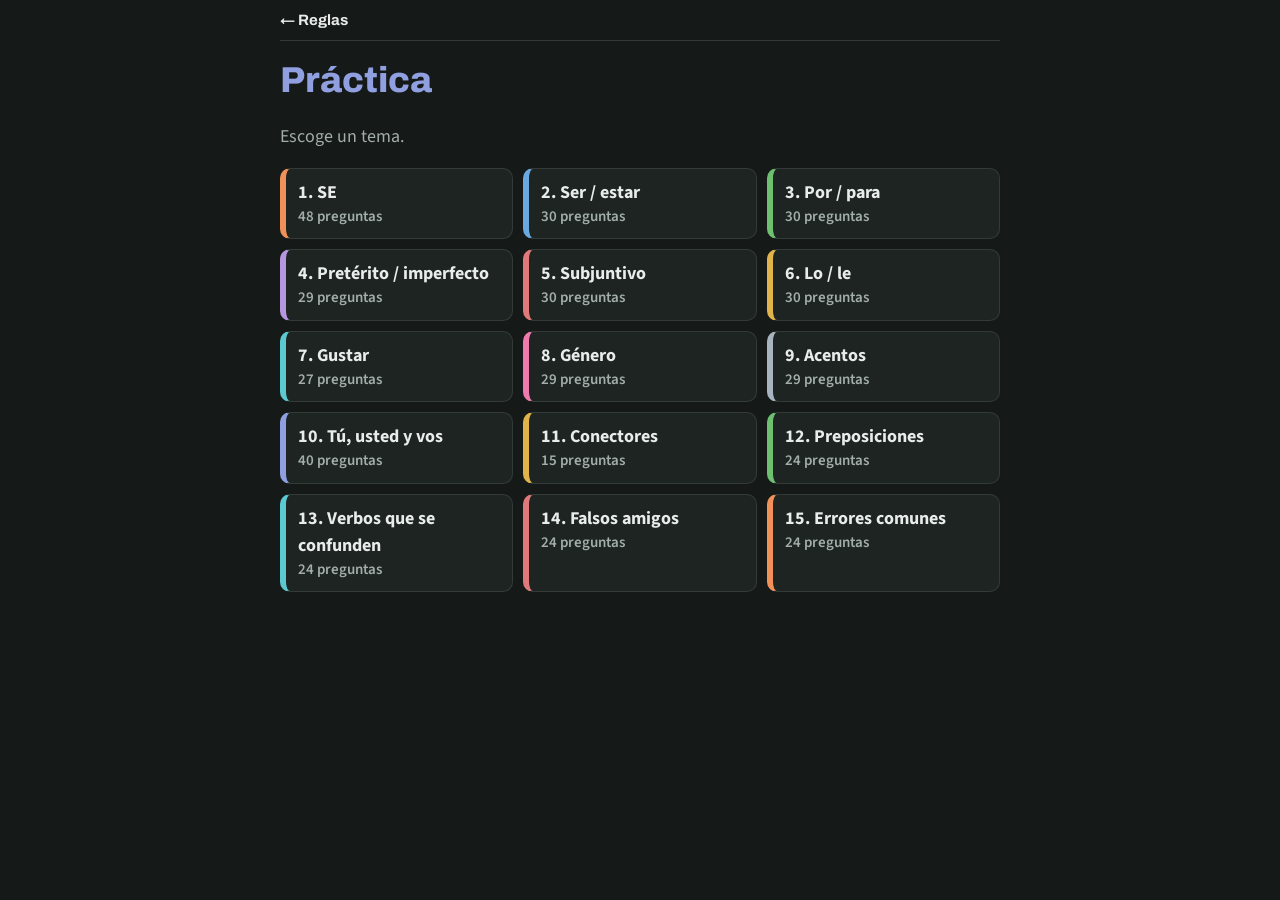
<file: practica.html>
<!doctype html>
<html lang="es" translate="no">
<head>
<meta charset="utf-8">
<meta name="viewport" content="width=device-width,initial-scale=1,viewport-fit=cover">
<title>Práctica</title>
<meta name="theme-color" content="#151918">
<meta name="apple-mobile-web-app-capable" content="yes">
<meta name="apple-mobile-web-app-status-bar-style" content="black-translucent">
<link rel="manifest" href="manifest.webmanifest">
<link rel="apple-touch-icon" href="icons/icon-180.png">
<link rel="icon" href="icons/icon-192.png">
<link rel="stylesheet" href="https://fonts.googleapis.com/css2?family=Archivo:wght@500;700;800&family=Source+Sans+3:wght@400;600;700&display=swap">
<style>
/* Practice page: one question at a time for one topic (grammar ?t=key, vocab ?v=Natural&tema=…). Always dark. */
:root{--bg:#151918;--card:#1e2422;--fg:#e8ecea;--muted:#a3aeaa;--line:#323b38;--c:#8f9fe0;
 --ok:#7fd08a;--ok-bg:#1d3320;--bad:#f08a8a;--bad-bg:#3a1f1f;color-scheme:dark;
 --display:"Archivo",Arial,sans-serif;--body:"Source Sans 3",Arial,sans-serif}
*{box-sizing:border-box}
body{margin:0;background:var(--bg);color:var(--fg);font:18px/1.5 var(--body);padding:0 max(16px,env(safe-area-inset-left)) 60px max(16px,env(safe-area-inset-right))}
.bar{position:sticky;top:0;z-index:5;display:flex;align-items:center;gap:12px;max-width:720px;margin:0 auto;padding:max(12px,env(safe-area-inset-top)) 0 12px;background:var(--bg);border-bottom:1px solid var(--line);font:700 15px var(--display)}
.bar a{color:var(--fg);text-decoration:none}
.bar .score{margin-left:auto;color:var(--c);font-variant-numeric:tabular-nums}
main{max-width:720px;margin:0 auto;display:flex;flex-direction:column;gap:18px;padding-top:20px}
h1{font:800 clamp(26px,6vw,36px)/1.1 var(--display);margin:0;color:var(--c);text-wrap:balance}
.sub{color:var(--muted);margin:4px 0 0}
.prog{height:8px;border-radius:4px;background:var(--line);overflow:hidden}
.prog b{display:block;height:100%;width:0;background:var(--c);transition:width .2s}
.q{background:var(--card);border:1px solid var(--line);border-left:6px solid var(--c);border-radius:12px;padding:18px;display:flex;flex-direction:column;gap:14px}
.count{font:800 12px var(--display);letter-spacing:.08em;text-transform:uppercase;color:var(--muted)}
.stem{font:600 21px/1.4 var(--body)}
.opts{display:flex;flex-direction:column;gap:10px}
.opt{font:600 18px/1.35 var(--body);text-align:left;background:var(--bg);color:var(--fg);border:2px solid var(--line);border-radius:10px;padding:12px 14px;cursor:pointer}
.opt:hover:not(:disabled){border-color:var(--c)}
.opt.right{background:var(--ok-bg);border-color:var(--ok)}
.opt.wrong{background:var(--bad-bg);border-color:var(--bad)}
.opt:disabled{cursor:default}
.fb{border-radius:10px;padding:12px 14px;font-size:17px}
.fb.ok{background:var(--ok-bg);border:1px solid var(--ok)}
.fb.no{background:var(--bad-bg);border:1px solid var(--bad)}
.row{display:flex;flex-wrap:wrap;gap:10px}
.btn{font:800 16px var(--display);background:var(--c);color:var(--bg);border:0;border-radius:10px;padding:12px 18px;cursor:pointer}
.btn.ghost{background:transparent;color:var(--c);border:2px solid var(--c)}
.inst{color:var(--muted);margin:0}
.model{background:var(--bg);border:1px dashed var(--c);border-radius:10px;padding:10px 12px;font-size:16px}
.model b{color:var(--c);font:800 12px var(--display);letter-spacing:.08em;margin-right:6px}
.type{font:600 19px var(--body);width:100%;background:var(--bg);color:var(--fg);border:2px solid var(--line);border-radius:10px;padding:12px 14px}
.type:focus{outline:none;border-color:var(--c)}
.done{text-align:center;display:flex;flex-direction:column;gap:14px;align-items:center}
.big{font:800 56px var(--display);color:var(--c)}
.list{display:grid;grid-template-columns:repeat(auto-fill,minmax(200px,1fr));gap:10px}
.list a{display:block;background:var(--card);border:1px solid var(--line);border-left:6px solid var(--k);border-radius:10px;padding:10px 12px;color:var(--fg);text-decoration:none;font-weight:700}
.list a small{display:block;color:var(--muted);font-weight:600}
a:focus-visible,button:focus-visible{outline:3px solid var(--fg);outline-offset:2px}
</style>
</head>
<body>
<div class="bar"><a id="back" href="gramatica.html">← Reglas</a><span class="score" id="score"></span></div>
<main id="app"></main>
<script src="preguntas.js"></script>
<script>
(function(){
const $=id=>document.getElementById(id), app=$('app');
const P=new URLSearchParams(location.search);
const shuffle=a=>{a=a.slice();for(let i=a.length-1;i>0;i--){const j=Math.floor(Math.random()*(i+1));[a[i],a[j]]=[a[j],a[i]]}return a};
const store={get(k){try{return JSON.parse(localStorage.getItem(k))||[]}catch(e){return[]}},set(k,v){try{localStorage.setItem(k,JSON.stringify(v))}catch(e){}}};
const el=(tag,cls,text)=>{const e=document.createElement(tag);if(cls)e.className=cls;if(text!=null)e.textContent=text;return e};

async function load(){
  const t=P.get('t'), v=P.get('v'), tema=P.get('tema');
  if(t && P.get('modo')==='libro' && window.LIBRO && LIBRO[t]){
    const meta=TEMAS.find(x=>x.k===t);
    const qs=LIBRO[t].flatMap(set=>set.items.map(it=>Object.assign({tipo:'escribe',set},it)));
    return {id:'l-'+t,title:meta.name+' · ejercicios',color:meta.color,back:'gramatica.html#'+meta.anchor,qs,libro:true};
  }
  if(t && (PREGUNTAS[t] || t==='todo')){
    const meta=TEMAS.find(x=>x.k===t)||{name:'Todo mezclado',color:'#8f9fe0',anchor:'practicas'};
    const qs=t==='todo'?shuffle(Object.values(PREGUNTAS).flat()).slice(0,30):PREGUNTAS[t];
    return {id:'g-'+t,title:meta.name,color:meta.color,back:'gramatica.html#'+meta.anchor,qs};
  }
  if(v && tema){
    let words=[];try{words=await (await fetch('vocab.json')).json()}catch(e){}
    const pool=words.filter(w=>w.top===v), mine=pool.filter(w=>w.tema===tema);
    const qs=mine.map(w=>{
      const same=shuffle(mine.filter(x=>x.es!==w.es)).slice(0,2), other=shuffle(pool.filter(x=>x.tema!==tema)).slice(0,3-same.length);
      return {s:'¿Cómo se dice: «'+w.en+'»?',o:[w.es].concat(same.concat(other).map(x=>x.es)),a:w.es,w:w.ej||''};
    });
    return {id:'v-'+v+'-'+tema,title:tema,color:v==='Legal'?'#e0b44a':'#5cc8d0',back:'gramatica.html#vocab',qs,vocab:true};
  }
  return null;
}

function menu(){
  document.title='Práctica';
  app.append(el('h1',null,'Práctica'),el('p','sub','Escoge un tema.'));
  const g=el('div','list');
  TEMAS.forEach(m=>{const a=el('a');a.href='?t='+m.k;a.style.setProperty('--k',m.color);a.textContent=m.name;const s=el('small',null,PREGUNTAS[m.k].length+' preguntas');a.append(s);g.append(a)});
  app.append(g);
}

function run(set, list){
  document.title='Práctica · '+set.title;
  document.documentElement.style.setProperty('--c',set.color);
  $('back').href=set.back;
  const K='practica-miss-'+set.id;
  let qs=set.libro?list.slice():shuffle(list), i=0, right=0;
  const head=el('div');head.append(el('h1',null,set.title),el('p','sub',qs.length+(set.libro?' frases · escribe la respuesta y toca Revisar':' preguntas · toca la respuesta y te dice por qué')));
  const prog=el('div','prog'),bar=el('b');prog.append(bar);
  const box=el('div');
  app.replaceChildren(head,prog,box);
  function score(){$('score').textContent=right+' / '+i}
  function show(){
    if(i>=qs.length) return end();
    bar.style.width=(100*i/qs.length)+'%';
    const q=qs[i], card=el('div','q');
    if(q.tipo==='escribe') return showTyped(q,card);
    card.append(el('span','count','Pregunta '+(i+1)+' de '+qs.length),el('div','stem',q.s));
    const opts=el('div','opts');
    shuffle(q.o).forEach(o=>{const b=el('button','opt',o);b.type='button';
      b.onclick=()=>{
        [...opts.children].forEach(c=>{c.disabled=true;if(c.textContent===q.a)c.classList.add('right')});
        const ok=o===q.a; if(!ok)b.classList.add('wrong');
        const miss=store.get(K).filter(s=>s!==q.s); if(!ok)miss.push(q.s); store.set(K,miss);
        if(ok)right++; i++; score();
        const fb=el('div','fb '+(ok?'ok':'no'));const bold=el('b',null,ok?'¡Correcto! ':'Es «'+q.a+'». ');fb.append(bold,document.createTextNode(q.w||''));
        const next=el('button','btn',i<qs.length?'Siguiente →':'Ver resultado');next.type='button';next.onclick=show;
        card.append(fb,next);next.focus({preventScroll:true});
      };opts.append(b)});
    card.append(opts);box.replaceChildren(card);score();
  }
  function showTyped(q,card){
    card.append(el('span','count',q.set.titulo+' · '+(i+1)+' de '+qs.length),el('p','inst',q.set.instr));
    const m=el('div','model');m.append(el('b',null,'MODELO'),document.createTextNode(q.set.modelo));card.append(m,el('div','stem',q.c));
    const inp=el('input','type');inp.setAttribute('autocomplete','off');inp.setAttribute('autocapitalize','off');inp.setAttribute('spellcheck','false');inp.placeholder='Escribe tu respuesta';
    const go=el('button','btn','Revisar');go.type='button';
    const norm=x=>x.toLowerCase().replace(/[¿?¡!.,;:«»"“”()]/g,' ').replace(/\s+/g,' ').trim();
    const bare=x=>norm(x).normalize('NFD').replace(/[\u0300-\u036f]/g,'').replace(/ñ/g,'n');
    const check=()=>{
      if(go.disabled)return; const v=inp.value; if(!v.trim()){inp.focus();return}
      go.disabled=true;inp.disabled=true;
      const exact=q.a.some(a=>norm(a)===norm(v)), near=!exact&&q.a.some(a=>bare(a)===bare(v));
      const ok=exact||(near&&!/^l-ace/.test(set.id));
      const miss=store.get(K).filter(s=>s!==q.c); if(!ok)miss.push(q.c); store.set(K,miss);
      if(ok)right++; i++; score();
      const fb=el('div','fb '+(ok?'ok':'no'));
      fb.append(el('b',null,exact?'¡Correcto! ':near?'Casi: revisa las tildes. ':'Respuesta: '),document.createTextNode((exact?'':'«'+q.a[0]+'» ')+(q.w||'')));
      const next=el('button','btn',i<qs.length?'Siguiente →':'Ver resultado');next.type='button';next.onclick=show;
      card.append(fb,next);next.focus({preventScroll:true});
    };
    go.onclick=check; inp.onkeydown=e=>{if(e.key==='Enter')check()};
    const r=el('div','row');r.append(go);card.append(inp,r);box.replaceChildren(card);score();inp.focus({preventScroll:true});
  }
  function end(){
    bar.style.width='100%';
    const pct=qs.length?Math.round(100*right/qs.length):0, d=el('div','q done');
    d.append(el('div','big',pct+'%'),el('p',null,right+' de '+qs.length+(pct>=90?' · ¡Excelente! 💪':pct>=70?' · ¡Muy bien! Vas bien.':' · Cada error es práctica. Otra ronda y lo sacas.')));
    const misses=store.get(K), r=el('div','row');
    if(misses.length){const m=el('button','btn','Repasar los que fallé ('+misses.length+')');m.type='button';m.onclick=()=>run(set,set.qs.filter(q=>misses.includes(q.s||q.c)));r.append(m)}
    const again=el('button','btn ghost','Otra ronda');again.type='button';again.onclick=()=>run(set,set.qs);
    const back=el('a','btn ghost','← Volver a la regla');back.href=set.back;back.style.textDecoration='none';
    r.append(again,back);d.append(r);box.replaceChildren(d);
  }
  show();
}

load().then(set=>{ if(!set||!set.qs.length) return menu(); run(set,set.qs); });
})();
if('serviceWorker' in navigator && location.protocol!=='file:'){navigator.serviceWorker.register('sw.js').catch(()=>{})}
</script>
</body>
</html>
</file>
<file: app.css>
:root {
  color-scheme:dark;
  --bg:#1a1a19;
  --card:#232422;
  --inset:#2c2e2a;
  --fg:#f2f1e9;
  --muted:#b4b8ad;
  --line:#41463c;
  --green:#5fbf7f;
  --ink:#112317;
  --blue:#396ed0;
  --gold:#ddbf7d;
}
*,*::before,*::after {
  box-sizing:border-box;
}
html,body {
  overflow-x:hidden;
}
body {
  margin:0;
  background:var(--bg);
  color:var(--fg);
  font:17px/1.6 -apple-system,BlinkMacSystemFont,"Segoe UI",sans-serif;
  padding: max(28px,env(safe-area-inset-top)) max(16px,env(safe-area-inset-right)) max(28px,env(safe-area-inset-bottom)) max(16px,env(safe-area-inset-left));
}
main {
  max-width:1200px;
  margin:auto;
  overflow-wrap:anywhere;
}
/* Grid and flex items must shrink below their controls' intrinsic widths. */
main *,main *::before,main *::after {
  min-width:0;
}
header {
  padding:12px 4px 26px;
}
h1,h2 {
  font-family:Georgia,serif;
  font-weight:500;
  line-height:1.12;
  letter-spacing:-.035em;
}
h1 {
  font-size:clamp(36px,7vw,54px);
  margin:12px 0;
}
h2 {
  font-size:36px;
  margin:8px 0 24px;
}
h3 {
  font-size:21px;
  line-height:1.3;
  margin:0 0 12px;
}
h4 {
  font-size:18px;
  margin:0;
}
p {
  margin:10px 0;
}
.eyebrow {
  font-size:16px;
  letter-spacing:.16em;
  font-weight:700;
  color:var(--green);
}
.muted {
  color:var(--muted);
}
.small {
  font-size:16px;
}
.panel {
  background:var(--card);
  border:1px solid var(--line);
  border-radius:18px;
  padding:22px;
  margin-bottom:16px;
}
.timer {
  border-top:3px solid var(--green);
}
.timer-heading,.block-heading {
  display:flex;
  flex-wrap:wrap;
  justify-content:space-between;
  gap:12px;
  align-items:center;
  font-weight:650;
}
.badge {
  font-size:16px;
  letter-spacing:.08em;
  color:var(--muted);
  white-space:nowrap;
}
.clock {
  font-size:clamp(70px,17vw,98px);
  line-height:1.2;
  font-weight:300;
  letter-spacing:-.06em;
  font-variant-numeric:tabular-nums;
  color:var(--green);
  margin:12px 0;
}
progress {
  display:block;
  width:100%;
  height:6px;
  border:none;
  border-radius:8px;
  overflow:hidden;
  background:var(--inset);
  accent-color:var(--green);
}
progress::-webkit-progress-bar {
  background:var(--inset);
}
progress::-webkit-progress-value {
  background:var(--green);
}
button,input,select,textarea {
  font:inherit;
  font-size:16px;
  max-width:100%;
}
button {
  overflow-wrap:anywhere;
}
button,.chat {
  min-height:48px;
  border-radius:10px;
  border:1px solid transparent;
  padding:12px 16px;
  font-weight:650;
  cursor:pointer;
  background:var(--green);
  color:var(--ink);
}
button:disabled {
  cursor:default;
  opacity:.65;
}
.secondary {
  background:var(--inset);
  color:var(--fg);
  border-color:var(--line);
}
button:focus-visible,a:focus-visible,summary:focus-visible,input:focus-visible,select:focus-visible,textarea:focus-visible {
  outline:3px solid var(--gold);
  outline-offset:4px;
}
.timer-actions {
  display:flex;
  gap:8px;
  flex-wrap:wrap;
  margin-top:18px;
}
.timer-actions button {
  flex:1 1 80px;
  padding-inline:10px;
}
.stack {
  display:grid;
  grid-template-columns:minmax(0,1fr);
  gap:14px;
}
.block {
  border-left:3px solid var(--line);
  margin:0;
}
.block.active {
  border-color:var(--green);
}
.block.active h3 {
  color:var(--green);
}
.block.done .block-heading {
  color:var(--muted);
}
.block-heading h3 {
  margin:0;
}
.duration {
  font-variant-numeric:tabular-nums;
  white-space:nowrap;
  color:var(--muted);
}
.topic {
  font-family:Georgia,serif;
  font-size:22px;
  line-height:1.4;
  margin:18px 0 12px;
}
.topic-change {
  margin-bottom:16px;
}
label {
  display:block;
  color:var(--muted);
  font-size:16px;
  margin:12px 0 6px;
}
select,input,textarea {
  width:100%;
  min-width:0;
  min-height:48px;
  background:var(--inset);
  color:var(--fg);
  border:1px solid var(--line);
  border-radius:10px;
  padding:12px;
}
select {
  margin-bottom:16px;
}
.wide,.copy {
  width:100%;
}
.copy {
  margin-top:6px;
}
.prompt-view {
  margin-top:6px;
}
summary {
  cursor:pointer;
  min-height:48px;
  padding:12px 0;
  color:var(--muted);
}
.prompt-view textarea {
  height:260px;
  line-height:1.6;
  resize:vertical;
}
.copy-status {
  min-height:0;
  color:var(--green);
  margin:0;
}
.copy-status:not(:empty) {
  margin-top:8px;
}
.chat {
  background:var(--blue);
  color:#fff;
  text-decoration:none;
  display:flex;
  justify-content:space-between;
  align-items:center;
  margin-top:22px;
  padding:18px 22px;
  font-size:19px;
}
.chat-help {
  text-align:center;
  margin:8px 0 40px;
}
.reference>.panel {
  margin-bottom:18px;
}
.chips {
  display:flex;
  flex-wrap:wrap;
  gap:8px;
  margin-top:14px;
}
.chips button {
  background:var(--inset);
  border-color:var(--line);
  color:var(--muted);
  border-radius:30px;
  padding:10px 13px;
}
.chips button[aria-pressed=true] {
  color:var(--ink);
  background:var(--green);
  border-color:var(--green);
}
.vocab-group {
  background:var(--card);
  border:1px solid var(--line);
  border-radius:12px;
  padding:4px 16px;
  margin-top:10px;
}
.vocab-group summary {
  color:var(--fg);
  font-weight:650;
}
.vocab-row {
  border-top:1px solid var(--line);
  padding:10px 0;
  margin:0;
}
.connector-group {
  margin-top:28px;
}
.connector {
  padding:14px 0;
  border-top:1px solid var(--line);
}
.connector p {
  margin:4px 0;
}
.example {
  color:var(--muted);
  font-style:italic;
}
.question {
  padding:18px;
  background:var(--inset);
  border-radius:12px;
}
.question p:first-child {
  margin-top:0;
}
.answers {
  display:flex;
  gap:8px;
  flex-wrap:wrap;
}
.answers button {
  background:var(--card);
  color:var(--fg);
  border-color:var(--line);
  flex:1 1 100px;
}
.answers button.correct {
  border-color:var(--green);
  color:var(--green);
}
.answers button.wrong {
  border-color:#ed9d91;
  color:#ed9d91;
}
.feedback {
  font-size:16px;
}
.top-links {
  display:flex;
  flex-wrap:wrap;
  gap:10px;
  margin-top:24px;
}
.top-links a {
  display:flex;
  align-items:center;
  justify-content:center;
  gap:12px;
  padding:14px 18px;
  min-height:52px;
  border:1px solid var(--line);
  border-radius:30px;
  background:var(--inset);
  color:var(--fg);
  font-size:17px;
  font-weight:650;
  text-decoration:none;
}
.top-links .chat {
  background:var(--blue);
  color:#fff;
  border-color:var(--blue);
  margin:0;
}
.practice-layout {
  display:grid;
  gap:24px;
  align-items:start;
}
.more {
  padding:22px;
  background:color-mix(in srgb,var(--green) 8%,var(--bg));
  border:2px solid var(--green);
  border-radius:18px;
}
.more h2 {
  font-size:30px;
}
.more>.panel {
  margin-top:24px;
}
.more>.panel:last-child {
  margin-bottom:0;
}
.vocabulary {
  margin-top:32px;
  scroll-margin-top:16px;
}
.vocabulary input {
  max-width:360px;
}
#conectores {
  scroll-margin-top:16px;
}
@media(min-width:900px) {
  .top-links {
    flex-wrap:nowrap;
  }
  .top-links a {
    flex:1 1 auto;
    padding-inline:12px;
    font-size:16px;
  }
  .practice-layout {
    grid-template-columns:minmax(0,1.2fr) minmax(0,1fr);
  }
  .more {
    position:sticky;
    top:16px;
    max-height:calc(100vh - 32px);
    overflow-y:auto;
    overscroll-behavior-y:contain;
    scrollbar-gutter:stable;
  }
}
.tip {
  border-top:1px solid var(--line);
  padding-top:22px;
  margin-top:16px;
}
.tip ul {
  padding-left:22px;
}
.tip li {
  margin:8px 0;
}
.drill-clock {
  font-size:48px;
  font-variant-numeric:tabular-nums;
  color:var(--green);
}
footer {
  text-align:center;
  color:var(--muted);
  font-size:16px;
  margin:36px 0 12px;
}
[hidden] {
  display:none!important;
}
@media(max-width:499px) {
  .panel,.more {
    padding:18px;
  }
  .timer-actions {
    gap:6px;
  }
  .timer-actions button {
    padding-inline:8px;
  }
  .block-heading {
    align-items:start;
  }
  .badge {
    align-self:center;
  }
}
@media(prefers-color-scheme:light) {
  :root {
    color-scheme:light;
    --bg:#f5f5ef;
    --card:#fff;
    --inset:#edf0e8;
    --fg:#232a22;
    --muted:#56604f;
    --line:#d2d9ca;
    --green:#2e7d4b;
    --ink:#fff;
    --gold:#97691d;
  }
}
@media(prefers-reduced-motion:reduce) {
  * {
    scroll-behavior:auto;
  }
}

.copy.go{margin-top:8px;background:#3b6fd8;color:#fff}

/* Speaking page is one column now (grammar + vocab moved to aprende.html). */
.practice-layout.solo{display:block;max-width:760px}

.how{margin:8px 0 0;padding-left:22px;display:grid;gap:4px}
.big-voice{width:100%;margin-top:24px;min-height:64px;font-size:19px;border-radius:16px}

/* ---- Vocabulario y gramática (aprende.html) ---- */
.learn main{max-width:760px}
.learn section.panel,.learn details.panel{margin-bottom:18px}
.jump{display:flex;flex-wrap:wrap;gap:8px;margin-top:18px}
.jump a{display:inline-flex;align-items:center;min-height:44px;padding:0 16px;border:1px solid var(--line);border-radius:999px;background:var(--inset);color:var(--fg);font-weight:650;text-decoration:none}
.vtable{display:grid;border:1px solid var(--line);border-radius:12px;overflow:hidden;max-height:60vh;overflow-y:auto;-webkit-overflow-scrolling:touch;margin-top:10px}
.vrow{display:grid;grid-template-columns:1fr 1fr;gap:12px;padding:10px 14px;border-top:1px solid var(--line)}
.vrow:first-child{border-top:0}
.vrow .es{font-weight:650}
.vrow.fix .es{color:#ed9d91;font-weight:500}
.vrow.fix span:last-child{color:var(--green)}
@media (max-width:460px){.vrow{grid-template-columns:1fr;gap:2px}}
.rule{border:1px solid var(--line);border-left:5px solid var(--r);border-radius:12px;background:var(--inset);margin-top:10px;padding:0 14px}
.rule>summary{list-style:none;cursor:pointer;min-height:56px;padding:12px 0;display:flex;flex-direction:column;gap:2px}
.rule>summary::-webkit-details-marker{display:none}
.rule>summary b{color:var(--r);font-size:18px}
.rule>summary span{color:var(--muted);font-size:15px}
.rule[open]>summary{border-bottom:1px solid var(--line);margin-bottom:10px}
.rule[open]{padding-bottom:14px}
.rule h4{margin:14px 0 6px;color:var(--r);font-size:16px}
.rule ul,.rule ol{margin:0;padding-left:22px;display:grid;gap:6px}
.rule .two{display:grid;grid-template-columns:1fr 1fr;gap:12px}
.rule .two>div{background:var(--card);border-radius:10px;padding:2px 12px 12px}
@media (max-width:560px){.rule .two{grid-template-columns:1fr}}
.rule .rows small{color:var(--muted)}
.rule .fixes s{color:#ed9d91}
.rule .key{font-size:18px;margin:4px 0 8px}
.rule .key b{color:var(--r)}
.rule .trick{margin:14px 0 0;padding:10px 12px;border:1px dashed var(--r);border-radius:10px}
.qkind{margin:0;font-size:12px;font-weight:700;letter-spacing:.08em;text-transform:uppercase;color:var(--muted)}
.rscore{display:flex;justify-content:space-between;align-items:center;gap:12px;font-weight:700}
.plain{margin:0;padding-left:22px;display:grid;gap:10px}
.more-tips>summary{cursor:pointer;font-weight:700;min-height:44px;display:flex;align-items:center}
.conj{display:grid;border:1px solid var(--line);border-radius:10px;overflow:hidden;margin-top:8px;background:var(--card)}
.conj>div{display:grid;grid-template-columns:1fr 1fr 1fr;gap:8px;padding:8px 12px;border-top:1px solid var(--line)}
.conj>div:first-child{border-top:0}
.conj .ch{font-size:13px;font-weight:700;letter-spacing:.06em;text-transform:uppercase;color:var(--muted)}
.conj b{color:var(--r)}
.howto{margin-top:20px}
.calma{margin-top:14px;border-left:4px solid var(--green)}
.calma h2{margin-top:0}
.calma ul{margin:0;padding-left:20px;display:grid;gap:6px}
.calma a{color:var(--muted);font-size:.85em;white-space:nowrap}
.howto h2{margin-top:0}
.steps-how{list-style:none;margin:0;padding:0;display:grid;gap:10px;counter-reset:hw}
.steps-how li{counter-increment:hw;display:grid;grid-template-columns:34px 1fr;column-gap:12px;align-items:start}
.steps-how li::before{content:counter(hw);grid-row:span 2;width:34px;height:34px;border-radius:50%;background:var(--blue);color:#fff;font-weight:800;display:grid;place-items:center}
.steps-how b{font-size:17px}
.steps-how span{color:var(--muted);font-size:15px;line-height:1.45}
.plan-h{margin:8px 0 4px}
.plan-note{margin:0 0 14px}
.steps-how li{grid-template-columns:30px 1fr;align-items:center}
.steps-how li::before{grid-row:auto;width:30px;height:30px}
.rule .ask{gap:12px}
.rule .ask li{line-height:1.5}
.rule .ask small{color:var(--muted)}
.rule .ask ul{margin-top:6px}
.steps-how .sh{color:var(--fg);font-size:16px;line-height:1.45}
.steps-how .sh b{font-size:16px}
</file>
